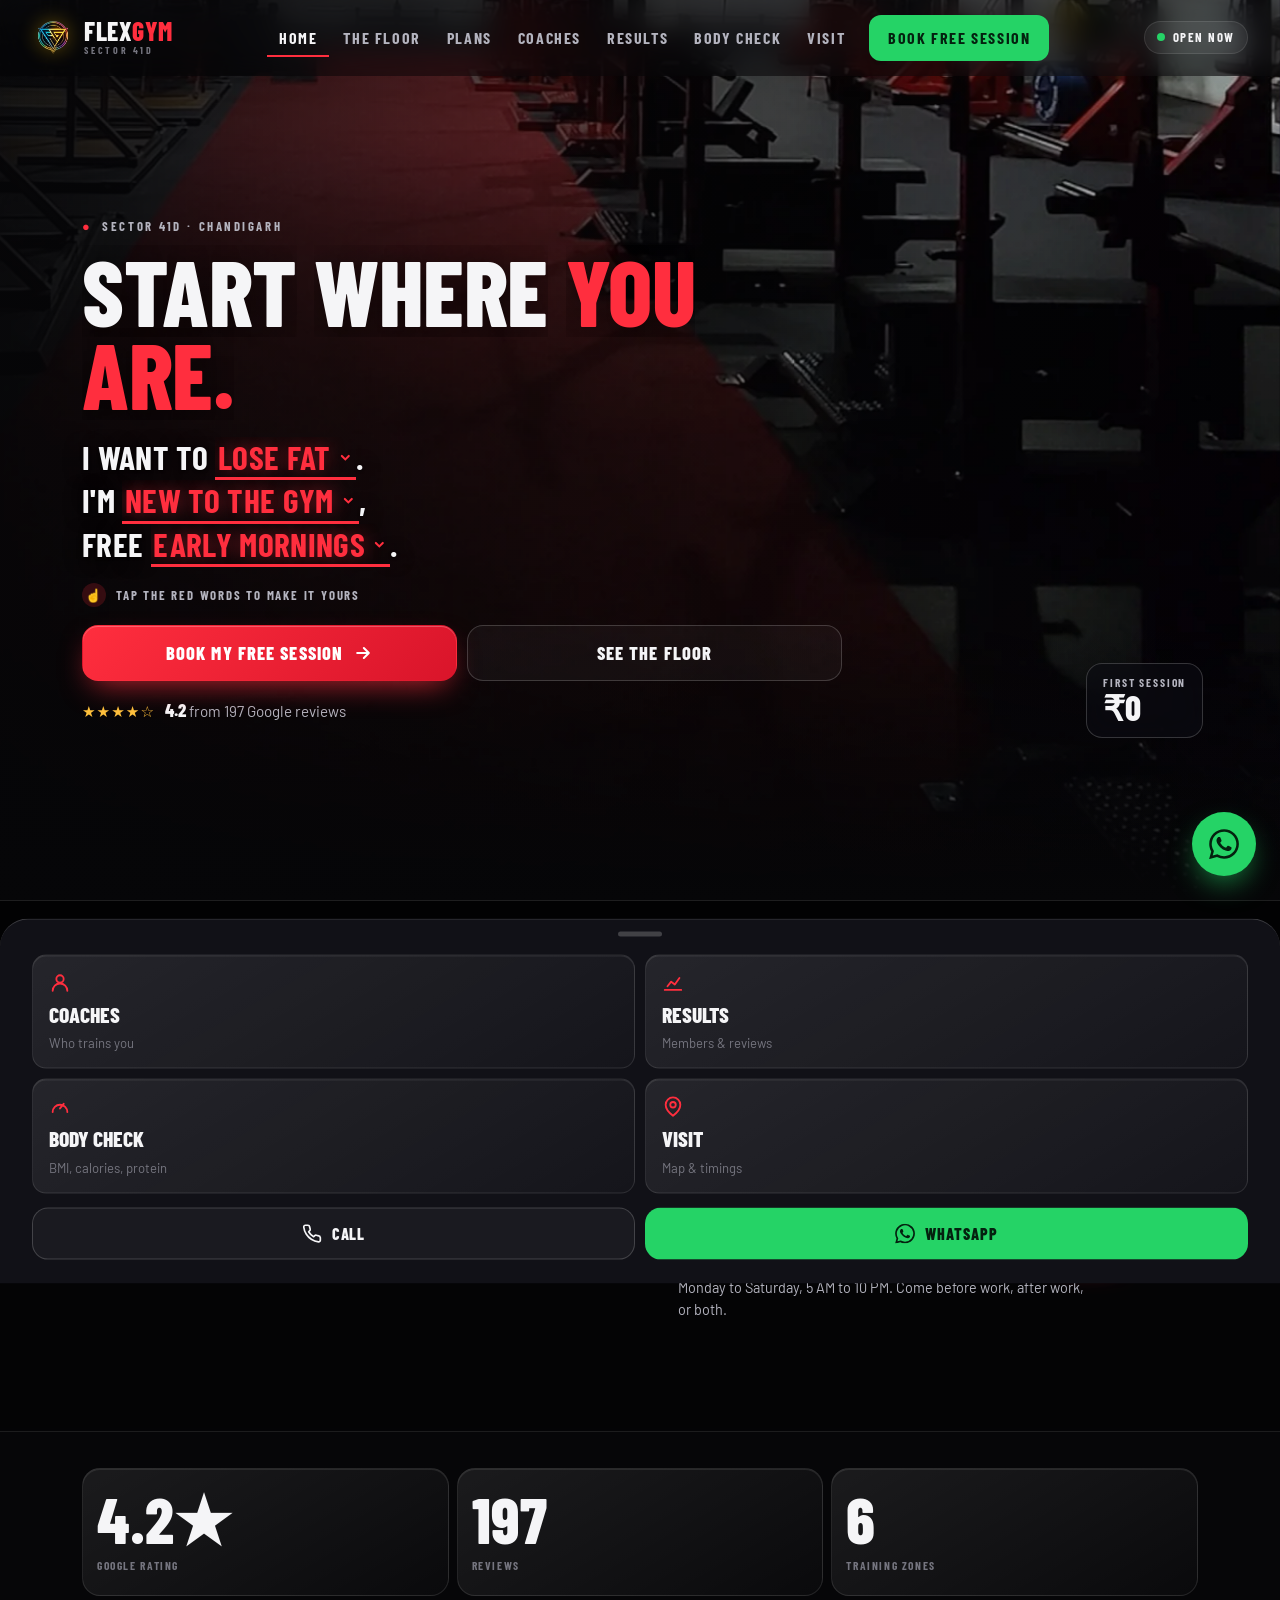
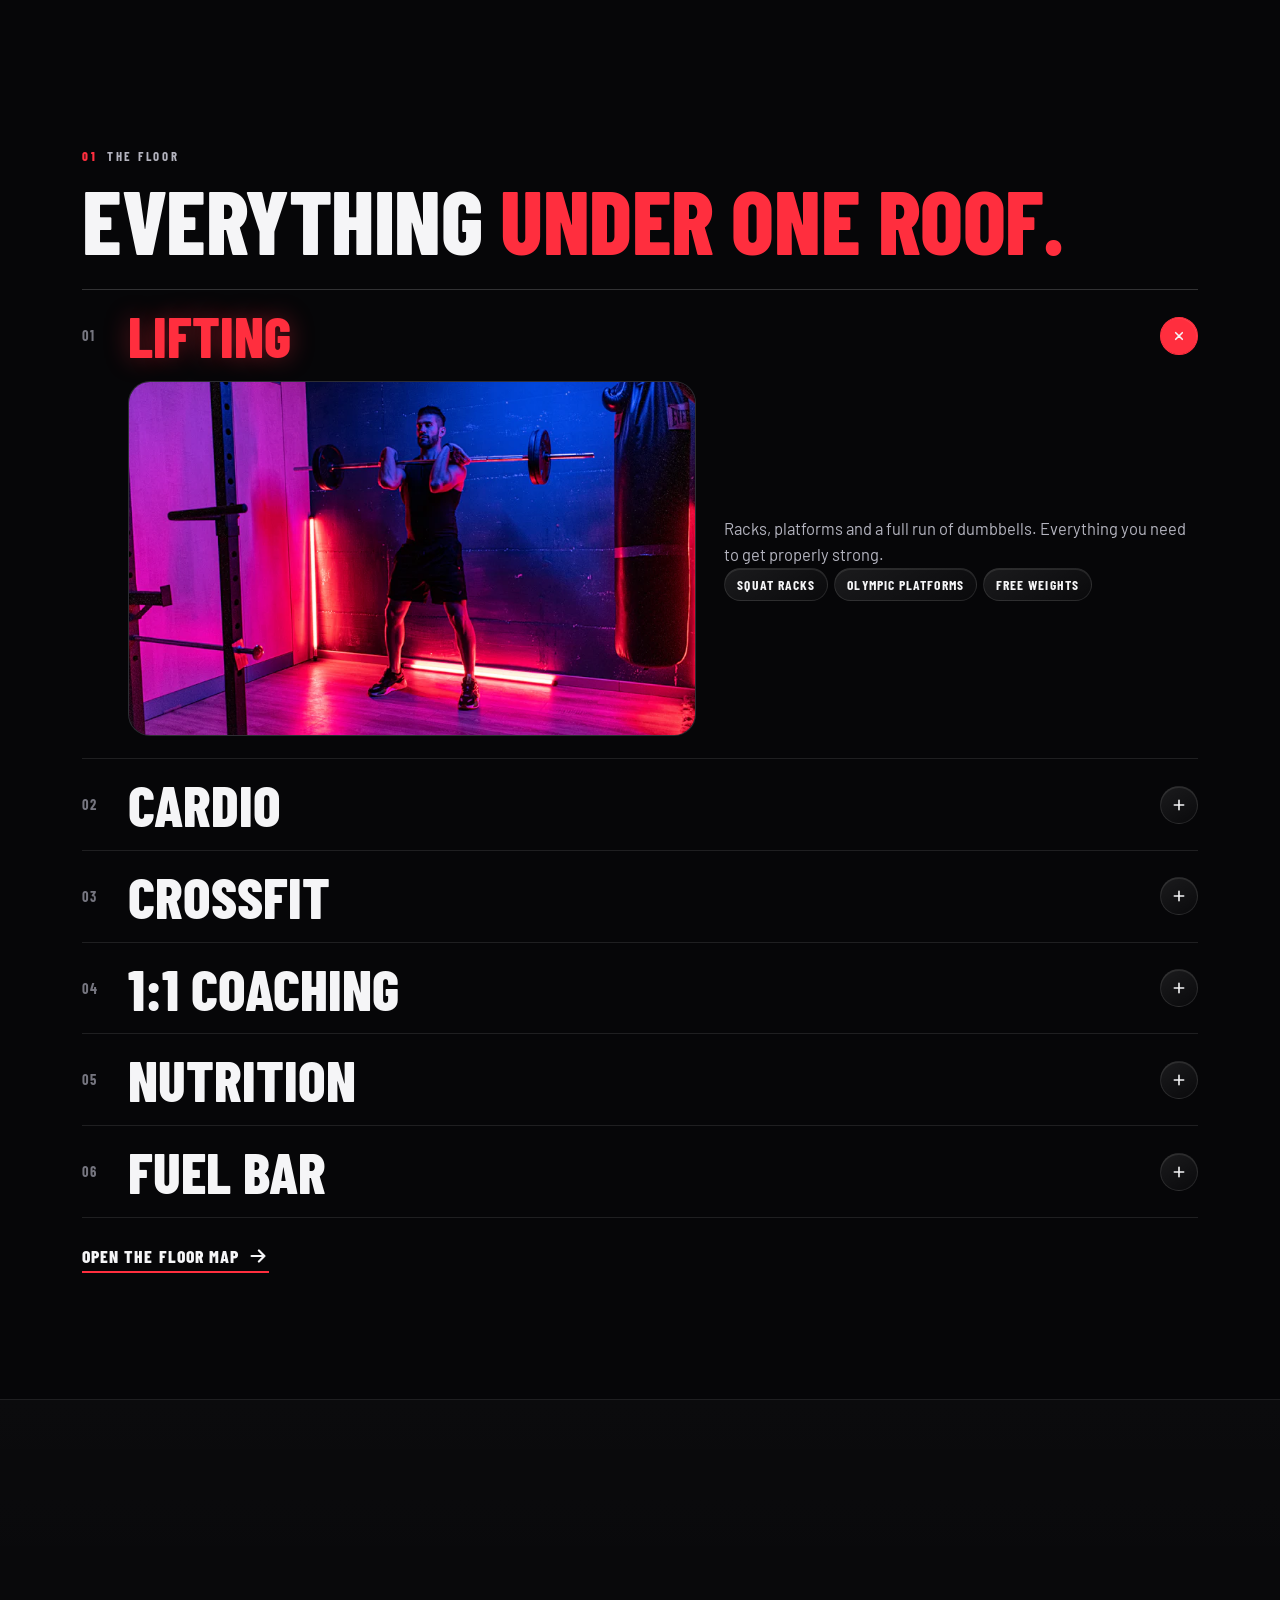
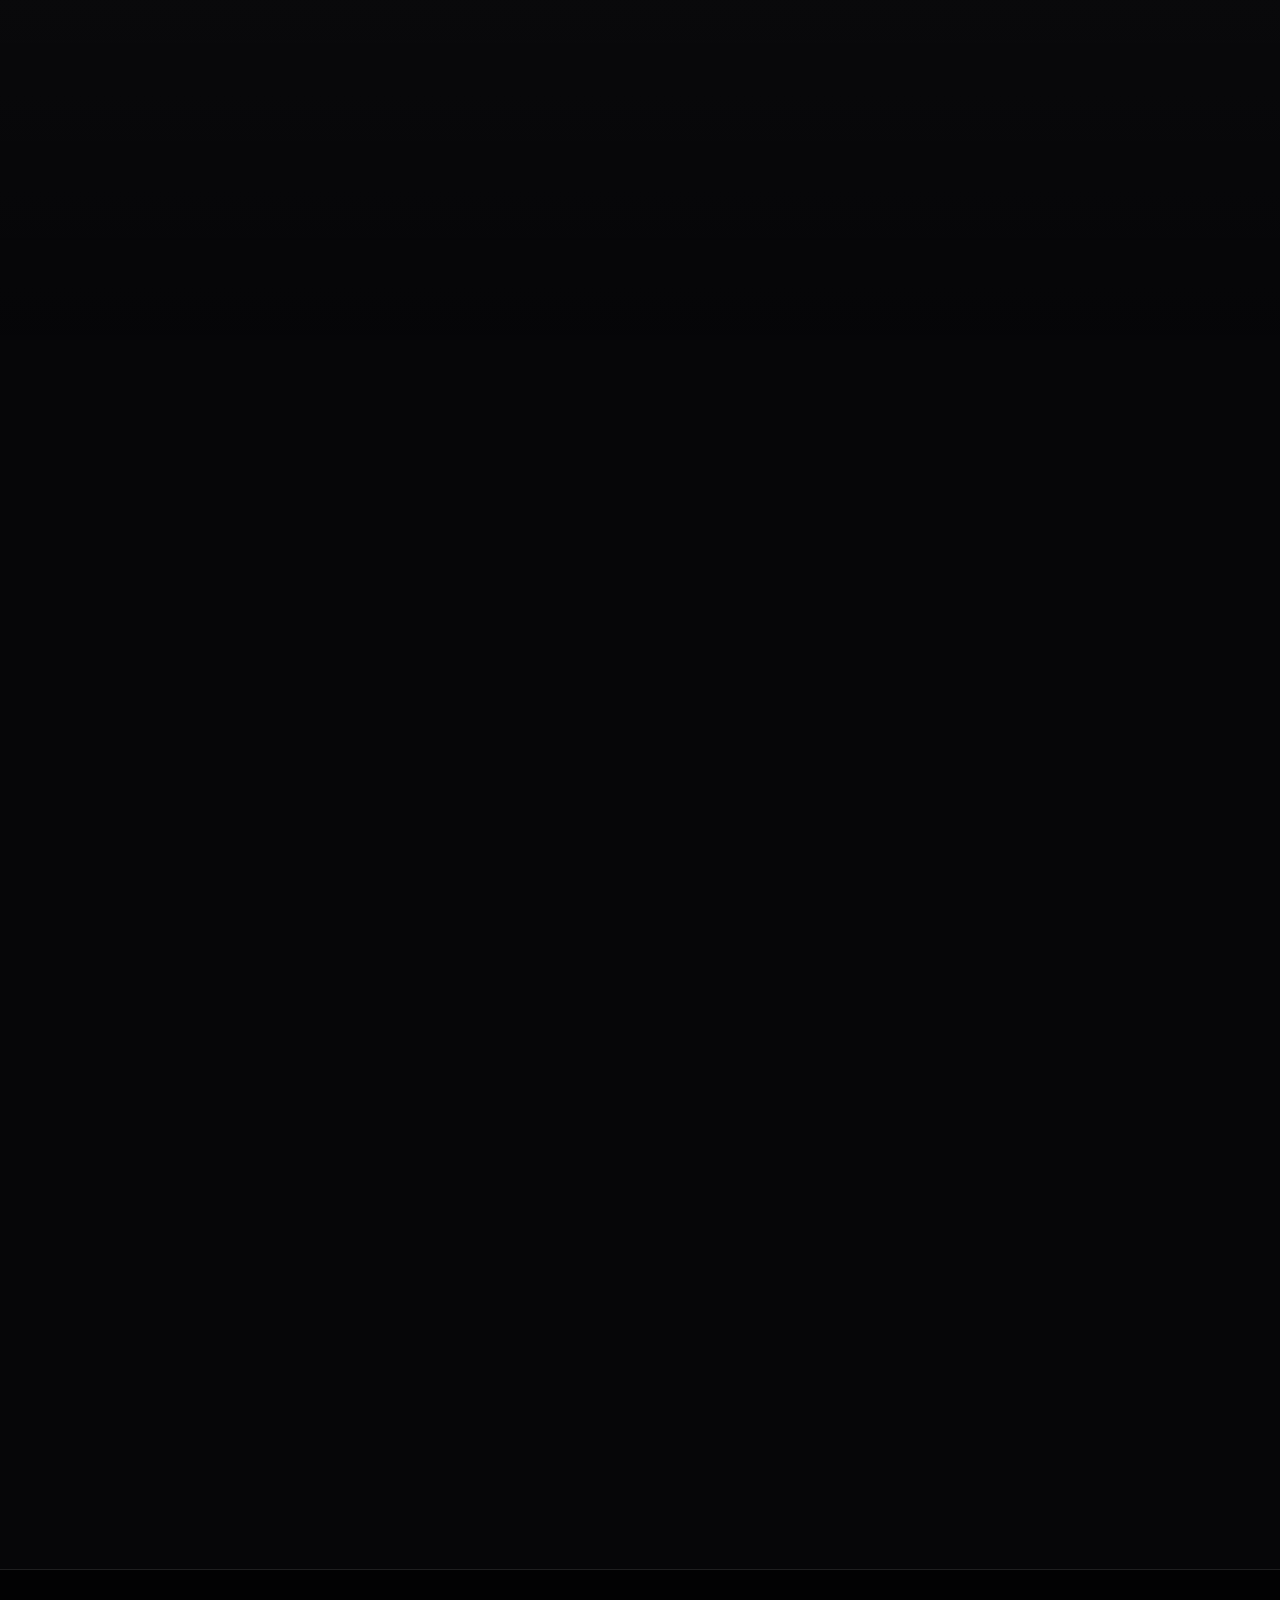
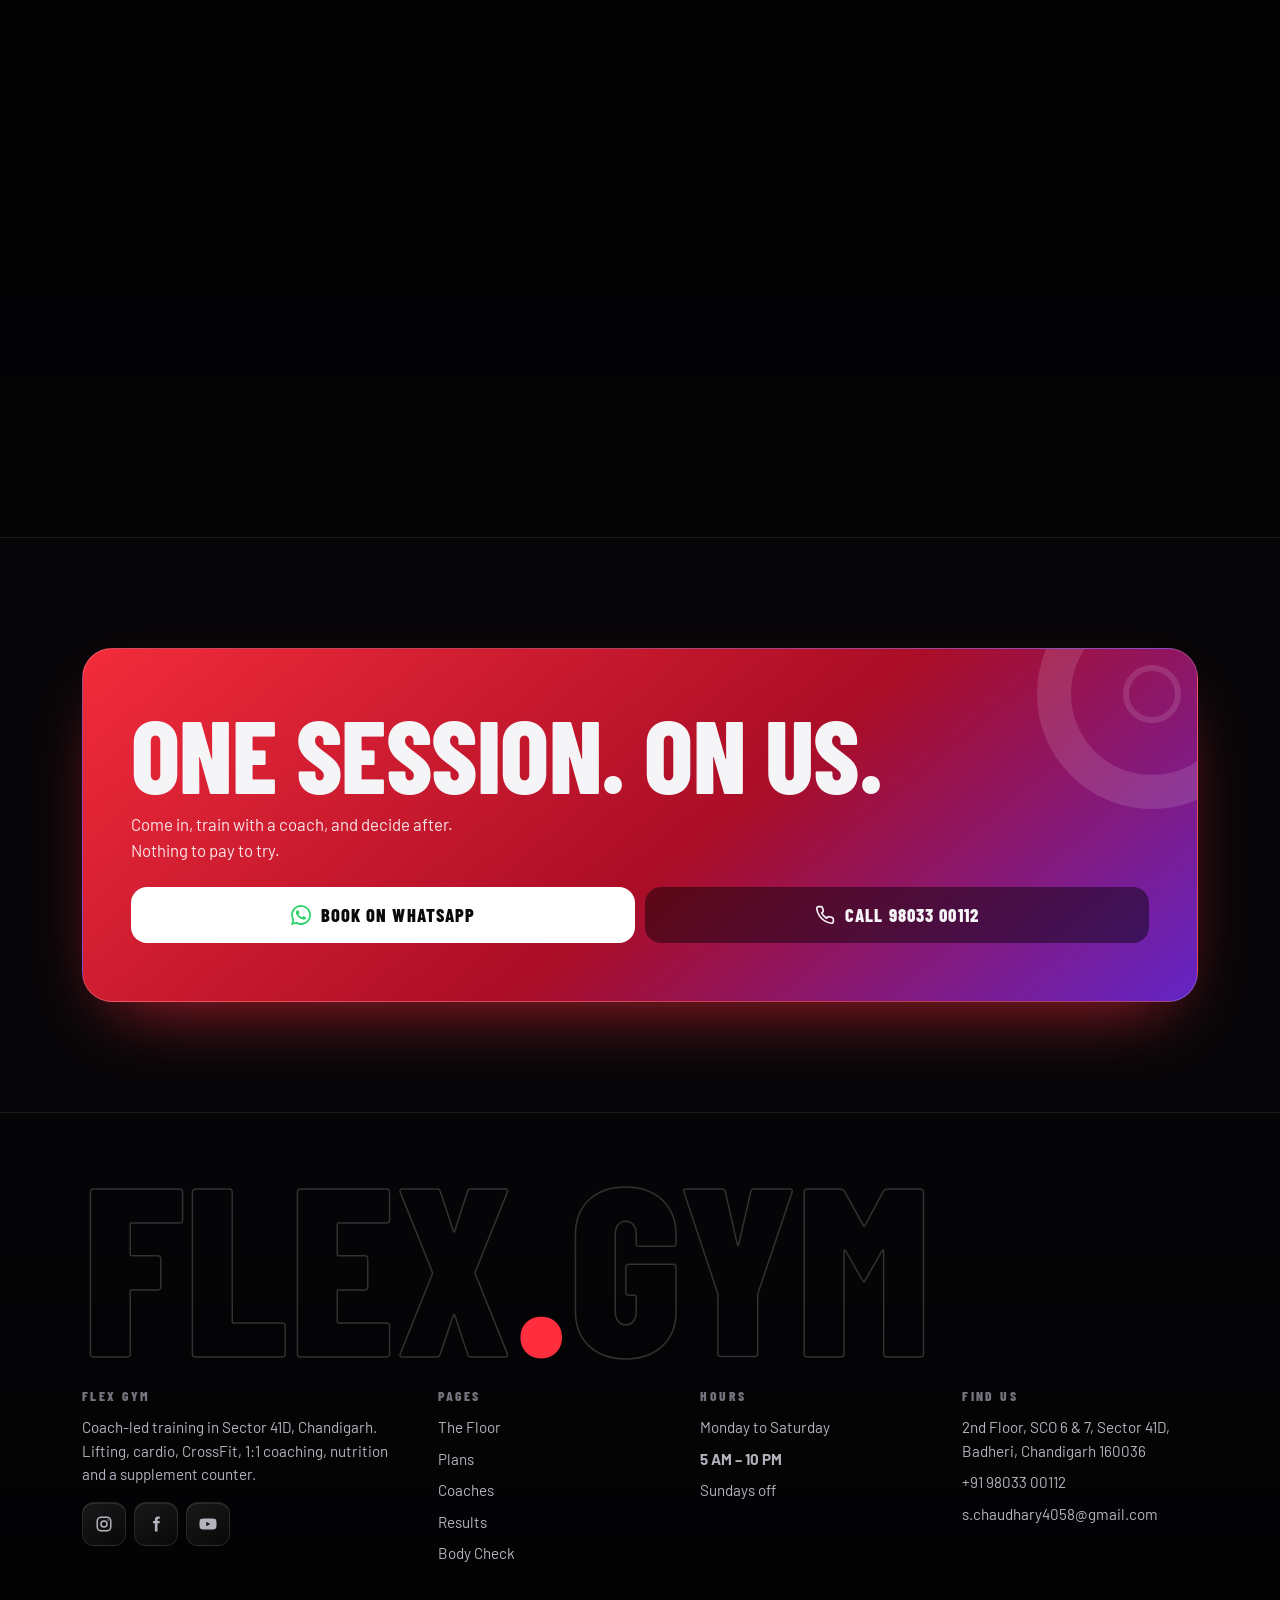
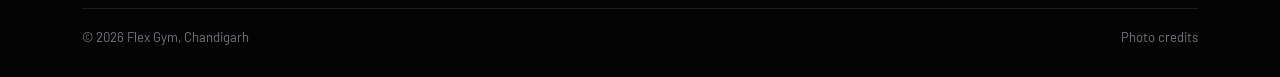
<file: index.html>
<!doctype html>
<html lang="en-IN">
<head>
<meta charset="utf-8">
<meta name="viewport" content="width=device-width, initial-scale=1, viewport-fit=cover">
<title>Flex Gym – Best Gym in Sector 41 Chandigarh | Badheri</title>
<meta name="description" content="Coach-led gym in Sector 41D, Badheri, Chandigarh. Lifting, cardio, CrossFit, 1:1 coaching and diet plans. Open Mon–Sat, 5 AM–10 PM. Book a free session on WhatsApp.">
<link rel="canonical" href="https://flexgym.in/">
<meta name="theme-color" content="#060608">
<meta property="og:type" content="website">
<meta property="og:title" content="Flex Gym – Sector 41D, Chandigarh">
<meta property="og:description" content="Start where you are. Coach-led training in Sector 41D. Your first session is free.">
<meta property="og:image" content="https://flexgym.in/assets/img/storefront-1200.webp">
<link rel="icon" href="assets/img/logo-160.webp" type="image/webp">
<link rel="preconnect" href="https://images.unsplash.com">
<link rel="preconnect" href="https://fonts.googleapis.com">
<link rel="preconnect" href="https://fonts.gstatic.com" crossorigin>
<link rel="preload" as="image" href="assets/img/hero-m.webp" media="(max-width:699px)" fetchpriority="high">
<link rel="preload" as="image" href="assets/img/hero-1400.webp" media="(min-width:700px)" fetchpriority="high">
<link rel="stylesheet" href="https://fonts.googleapis.com/css2?family=Barlow+Condensed:wght@700;800&family=Barlow:wght@400;600&display=swap">
<link rel="stylesheet" href="assets/css/style.css?v=5">
<script>(function(d){d.classList.add("js");var s,n;try{n=performance.getEntriesByType("navigation")[0];s=sessionStorage.getItem("flex-intro");sessionStorage.setItem("flex-intro","1")}catch(e){}if((!s||(n&&n.type==="reload"))&&!matchMedia("(prefers-reduced-motion: reduce)").matches)d.classList.add("intro");setTimeout(function(){if(!window.flexReady)d.classList.remove("js","intro")},3000)})(document.documentElement)</script>
<script type="application/ld+json">{"@context":"https://schema.org","@type":"ExerciseGym","name":"Flex Gym","url":"https://flexgym.in/","telephone":"+91-98033-00112","email":"s.chaudhary4058@gmail.com","address":{"@type":"PostalAddress","streetAddress":"2nd Floor, SCO 6 & 7, Sector 41D, Badheri","addressLocality":"Chandigarh","postalCode":"160036","addressCountry":"IN"},"geo":{"@type":"GeoCoordinates","latitude":30.73424,"longitude":76.73677},"openingHoursSpecification":[{"@type":"OpeningHoursSpecification","dayOfWeek":["Monday","Tuesday","Wednesday","Thursday","Friday","Saturday"],"opens":"05:00","closes":"22:00"}],"aggregateRating":{"@type":"AggregateRating","ratingValue":"4.2","reviewCount":"197"},"founder":{"@type":"Person","name":"Sagar Chaudhary"}}</script>
</head>
<body>
<!-- @sprite -->
<svg width="0" height="0" style="position:absolute" aria-hidden="true">
  <symbol id="i-wa" viewBox="0 0 24 24"><path fill="currentColor" d="M17.47 14.38c-.3-.15-1.76-.87-2.03-.97-.27-.1-.47-.15-.67.15-.2.3-.77.97-.94 1.17-.17.2-.35.22-.65.07-.3-.15-1.26-.46-2.4-1.48-.89-.79-1.49-1.77-1.66-2.07-.17-.3-.02-.46.13-.61.13-.13.3-.35.45-.52.15-.17.2-.3.3-.5.1-.2.05-.37-.02-.52-.08-.15-.67-1.62-.92-2.22-.24-.58-.49-.5-.67-.51h-.57c-.2 0-.52.07-.8.37-.27.3-1.04 1.02-1.04 2.48s1.07 2.88 1.21 3.08c.15.2 2.1 3.2 5.08 4.49.71.31 1.26.49 1.69.62.71.23 1.36.2 1.87.12.57-.09 1.76-.72 2.01-1.41.25-.7.25-1.29.17-1.41-.07-.13-.27-.2-.57-.35zM12.04 21.8a9.8 9.8 0 0 1-5-1.37l-.36-.21-3.72.98 1-3.63-.24-.37a9.82 9.82 0 1 1 8.32 4.6zM20.4 3.6A11.8 11.8 0 0 0 12.04.13C5.5.13.17 5.46.17 12c0 2.1.55 4.14 1.59 5.94L.07 24.1l6.3-1.65a11.85 11.85 0 0 0 5.67 1.44c6.55 0 11.88-5.33 11.88-11.88 0-3.17-1.24-6.16-3.52-8.41z"/></symbol>
  <symbol id="i-phone" viewBox="0 0 24 24"><path fill="none" stroke="currentColor" stroke-width="2" stroke-linecap="round" stroke-linejoin="round" d="M22 16.9v3a2 2 0 0 1-2.2 2 19.8 19.8 0 0 1-8.6-3.1 19.5 19.5 0 0 1-6-6A19.8 19.8 0 0 1 2.1 4.2 2 2 0 0 1 4.1 2h3a2 2 0 0 1 2 1.7c.1.9.4 1.8.7 2.7a2 2 0 0 1-.5 2.1L8 9.8a16 16 0 0 0 6 6l1.3-1.3a2 2 0 0 1 2.1-.4c.9.3 1.8.6 2.7.7a2 2 0 0 1 1.7 2z"/></symbol>
  <symbol id="i-mail" viewBox="0 0 24 24"><g fill="none" stroke="currentColor" stroke-width="2" stroke-linecap="round" stroke-linejoin="round"><rect x="2" y="4" width="20" height="16" rx="3"/><path d="m22 7-10 6L2 7"/></g></symbol>
  <symbol id="i-pin" viewBox="0 0 24 24"><g fill="none" stroke="currentColor" stroke-width="2" stroke-linecap="round" stroke-linejoin="round"><path d="M20 10c0 6-8 12-8 12S4 16 4 10a8 8 0 1 1 16 0z"/><circle cx="12" cy="10" r="3"/></g></symbol>
  <symbol id="i-home" viewBox="0 0 24 24"><g fill="none" stroke="currentColor" stroke-width="2" stroke-linecap="round" stroke-linejoin="round"><path d="M3 10.5 12 3l9 7.5V20a1 1 0 0 1-1 1h-5v-6H9v6H4a1 1 0 0 1-1-1z"/></g></symbol>
  <symbol id="i-floor" viewBox="0 0 24 24"><g fill="none" stroke="currentColor" stroke-width="2" stroke-linecap="round" stroke-linejoin="round"><rect x="3" y="3" width="18" height="18" rx="2"/><path d="M3 12h9V3M12 12v9M12 16h9"/></g></symbol>
  <symbol id="i-tag" viewBox="0 0 24 24"><g fill="none" stroke="currentColor" stroke-width="2" stroke-linecap="round" stroke-linejoin="round"><path d="M6.5 6.5v11M17.5 6.5v11M3 9v6M21 9v6M6.5 12h11"/></g></symbol>
  <symbol id="i-more" viewBox="0 0 24 24"><g fill="currentColor"><circle cx="5" cy="12" r="2"/><circle cx="12" cy="12" r="2"/><circle cx="19" cy="12" r="2"/></g></symbol>
  <symbol id="i-arrow" viewBox="0 0 24 24"><path fill="none" stroke="currentColor" stroke-width="2.4" stroke-linecap="round" stroke-linejoin="round" d="M5 12h14M13 6l6 6-6 6"/></symbol>
  <symbol id="i-plus" viewBox="0 0 24 24"><path fill="none" stroke="currentColor" stroke-width="2.4" stroke-linecap="round" d="M12 5v14M5 12h14"/></symbol>
  <symbol id="i-swap" viewBox="0 0 24 24"><path fill="none" stroke="currentColor" stroke-width="2.4" stroke-linecap="round" stroke-linejoin="round" d="M8 7 3 12l5 5M16 7l5 5-5 5"/></symbol>
  <symbol id="i-user" viewBox="0 0 24 24"><g fill="none" stroke="currentColor" stroke-width="2" stroke-linecap="round" stroke-linejoin="round"><circle cx="12" cy="8" r="4"/><path d="M4 21a8 8 0 0 1 16 0"/></g></symbol>
  <symbol id="i-chart" viewBox="0 0 24 24"><path fill="none" stroke="currentColor" stroke-width="2" stroke-linecap="round" stroke-linejoin="round" d="M3 20h18M6 16l4-5 4 3 5-7"/></symbol>
  <symbol id="i-gauge" viewBox="0 0 24 24"><g fill="none" stroke="currentColor" stroke-width="2" stroke-linecap="round" stroke-linejoin="round"><path d="M4 18a8 8 0 1 1 16 0"/><path d="m12 14 4-5"/></g></symbol>
  <symbol id="i-flame" viewBox="0 0 24 24"><path fill="none" stroke="currentColor" stroke-width="2" stroke-linecap="round" stroke-linejoin="round" d="M12 22c4 0 7-3 7-7 0-5-5-7-5-12-3 2-5 5-5 8-1-1-2-2-2-4-2 2-2 5-2 8 0 4 3 7 7 7z"/></symbol>
  <symbol id="i-bolt" viewBox="0 0 24 24"><path fill="none" stroke="currentColor" stroke-width="2" stroke-linecap="round" stroke-linejoin="round" d="M13 2 4 14h7l-1 8 9-12h-7z"/></symbol>
  <symbol id="i-heart" viewBox="0 0 24 24"><path fill="none" stroke="currentColor" stroke-width="2" stroke-linecap="round" stroke-linejoin="round" d="M3 12h4l2-4 3 8 2-4h7"/></symbol>
  <symbol id="i-copy" viewBox="0 0 24 24"><g fill="none" stroke="currentColor" stroke-width="2" stroke-linecap="round" stroke-linejoin="round"><rect x="9" y="9" width="12" height="12" rx="2"/><path d="M5 15V5a2 2 0 0 1 2-2h8"/></g></symbol>
  <symbol id="i-ig" viewBox="0 0 24 24"><g fill="none" stroke="currentColor" stroke-width="2"><rect x="3" y="3" width="18" height="18" rx="5"/><circle cx="12" cy="12" r="4"/><circle cx="17.5" cy="6.5" r="1" fill="currentColor" stroke="none"/></g></symbol>
  <symbol id="i-fb" viewBox="0 0 24 24"><path fill="currentColor" d="M14 8V6.5c0-.8.5-1.5 1.6-1.5H17V2h-2.6C11.6 2 10.5 3.8 10.5 6.2V8H8v3h2.5v11H14V11h2.7l.4-3z"/></symbol>
  <symbol id="i-yt" viewBox="0 0 24 24"><path fill="currentColor" d="M23 7.2a3 3 0 0 0-2.1-2.1C19 4.6 12 4.6 12 4.6s-7 0-8.9.5A3 3 0 0 0 1 7.2 31 31 0 0 0 .6 12 31 31 0 0 0 1 16.8a3 3 0 0 0 2.1 2.1c1.9.5 8.9.5 8.9.5s7 0 8.9-.5a3 3 0 0 0 2.1-2.1 31 31 0 0 0 .4-4.8 31 31 0 0 0-.4-4.8zM9.7 15.1V8.9L15 12z"/></symbol>
  <symbol id="i-mark" viewBox="0 0 24 24"><g fill="#fff"><rect x="2" y="10.5" width="20" height="3" rx="1.5"/><rect x="4.5" y="6" width="3" height="12" rx="1.5"/><rect x="16.5" y="6" width="3" height="12" rx="1.5"/></g></symbol>
</svg>
<!-- /@sprite -->
<!-- @header -->
<div class="intro-loader" aria-hidden="true">
  <div class="il-mid">
    <img class="il-logo" src="assets/img/logo-160.webp" width="160" height="129" alt="">
    <p class="il-name"><span>F</span><span>L</span><span>E</span><span>X</span><span class="sp"></span><span class="r">G</span><span class="r">Y</span><span class="r">M</span></p>
    <div class="il-bar"><span class="il-side l"><i></i><i></i><i></i></span><span class="il-grip"></span><span class="il-side r"><i></i><i></i><i></i></span></div>
  </div>
  <div class="il-foot">
    <p>Sector 41D · Chandigarh<br><span>Loading the bar</span></p>
    <b class="il-count">0<span>%</span></b>
  </div>
  <div class="il-progress"><i></i></div>
</div>
<a class="skip" href="#main">Skip to content</a>
<header class="top">
  <a class="logo" href="index.html" aria-label="Flex Gym, home">
    <img class="logo__img" src="assets/img/logo-160.webp" width="160" height="129" alt="">
    <span class="logo__word">Flex<b>Gym</b><small>Sector 41D</small></span>
  </a>
  <span class="status" data-status><i></i>Mon–Sat</span>
  <nav class="top__nav" aria-label="Main">
    <a href="index.html">Home</a>
    <a href="floor.html">The Floor</a>
    <a href="plans.html">Plans</a>
    <a href="coaches.html">Coaches</a>
    <a href="results.html">Results</a>
    <a href="check.html">Body Check</a>
    <a href="visit.html">Visit</a>
    <a class="btn" href="https://wa.me/919803300112" data-wa="Hi Flex Gym! I'd like to book a free session.">Book free session</a>
  </nav>
</header>

<nav class="tabs" aria-label="Quick menu">
  <a href="index.html"><svg class="icon"><use href="#i-home"/></svg>Home</a>
  <a href="floor.html"><svg class="icon"><use href="#i-floor"/></svg>Floor</a>
  <a class="tabs__book" href="https://wa.me/919803300112" data-wa="Hi Flex Gym! I'd like to book a free session." aria-label="Book a free session on WhatsApp"><span class="ring"><svg class="icon"><use href="#i-wa"/></svg></span>Book</a>
  <a href="plans.html"><svg class="icon"><use href="#i-tag"/></svg>Plans</a>
  <button type="button" data-sheet aria-label="More pages"><svg class="icon"><use href="#i-more"/></svg>More</button>
</nav>

<div class="scrim" aria-hidden="true"></div>
<div class="sheet" role="dialog" aria-label="All pages">
  <div class="sheet__grid">
    <a href="coaches.html"><svg class="icon"><use href="#i-user"/></svg>Coaches<small>Who trains you</small></a>
    <a href="results.html"><svg class="icon"><use href="#i-chart"/></svg>Results<small>Members &amp; reviews</small></a>
    <a href="check.html"><svg class="icon"><use href="#i-gauge"/></svg>Body Check<small>BMI, calories, protein</small></a>
    <a href="visit.html"><svg class="icon"><use href="#i-pin"/></svg>Visit<small>Map &amp; timings</small></a>
  </div>
  <div class="sheet__row">
    <a class="btn btn--line" href="tel:+919803300112" data-tel><svg class="icon"><use href="#i-phone"/></svg>Call</a>
    <a class="btn btn--wa" href="https://wa.me/919803300112" data-wa><svg class="icon"><use href="#i-wa"/></svg>WhatsApp</a>
  </div>
</div>
<!-- /@header -->

<main id="main">

  <!-- Hero: tap the red words to build your own goal -->
  <section class="hero">
    <div class="hero__bg"><picture><source media="(min-width:700px)" srcset="assets/img/hero-1400.webp" width="1400" height="933"><img src="assets/img/hero-m.webp" width="600" height="1030" alt="Dark gym floor with racks and a red runway" fetchpriority="high"></picture></div>
    <svg class="pulse" viewBox="0 0 400 70" preserveAspectRatio="none" aria-hidden="true"><path d="M0 40 H120 L135 40 L148 12 L162 62 L176 26 L186 40 H260 L272 40 L282 22 L292 52 L300 40 H400"/></svg>
    <div class="hero__chip">First session<b>₹0</b></div>
    <div class="wrap">
      <div class="hero__in">
        <p class="tag"><b>●</b> Sector 41D · Chandigarh</p>
        <h1 class="h1 split">Start where <span class="r">you are.</span></h1>
        <div class="builder">
          <p>I want to <button type="button" class="pick" data-key="goal" data-opts="lose fat|build muscle|get stronger|feel fitter"><span>lose fat</span><svg viewBox="0 0 24 24"><path fill="none" stroke="currentColor" stroke-width="3" stroke-linecap="round" d="M7 10l5 5 5-5"/></svg></button>.</p>
          <p>I'm <button type="button" class="pick" data-key="level" data-opts="new to the gym|getting back into it|already lifting"><span>new to the gym</span><svg viewBox="0 0 24 24"><path fill="none" stroke="currentColor" stroke-width="3" stroke-linecap="round" d="M7 10l5 5 5-5"/></svg></button>,</p>
          <p>free <button type="button" class="pick" data-key="time" data-opts="early mornings|in the afternoon|after work"><span>early mornings</span><svg viewBox="0 0 24 24"><path fill="none" stroke="currentColor" stroke-width="3" stroke-linecap="round" d="M7 10l5 5 5-5"/></svg></button>.</p>
        </div>
        <p class="hint"><i>☝</i> Tap the red words to make it yours</p>
        <div class="btns">
          <a class="btn btn--red" id="heroCta" href="https://wa.me/919803300112" target="_blank" rel="noopener">Book my free session <svg class="icon arr"><use href="#i-arrow"/></svg></a>
          <a class="btn btn--line" href="floor.html">See the floor</a>
        </div>
        <a class="proof" href="https://www.google.com/maps/search/?api=1&amp;query=Flex+Gym+Sector+41D+Badheri+Chandigarh" target="_blank" rel="noopener"><span class="stars">★★★★☆</span><span><b>4.2</b> from 197 Google reviews</span></a>
      </div>
    </div>
  </section>

  <!-- Live doors countdown -->
  <section class="sec sec--ink">
    <div class="wrap doors">
      <div>
        <p class="tag" data-clock-label>Doors close in</p>
        <p class="doors__clock" data-clock aria-live="off">00<span>:</span>00<span>:</span>00</p>
      </div>
      <div>
        <div class="week" aria-label="Opening days">
          <div data-day="1">Mon<small>5–10</small></div>
          <div data-day="2">Tue<small>5–10</small></div>
          <div data-day="3">Wed<small>5–10</small></div>
          <div data-day="4">Thu<small>5–10</small></div>
          <div data-day="5">Fri<small>5–10</small></div>
          <div data-day="6">Sat<small>5–10</small></div>
          <div class="off" data-day="0">Sun<small>off</small></div>
        </div>
        <p class="lead small" style="margin:14px 0 0">Monday to Saturday, 5 AM to 10 PM. Come before work, after work, or both.</p>
      </div>
    </div>
  </section>

  <section class="sec--tight">
    <div class="wrap">
      <div class="nums">
        <div class="rv"><b><span data-count="4.2" data-dec="1">4.2</span>★</b><span>Google rating</span></div>
        <div class="rv" data-d="1"><b data-count="197">197</b><span>Reviews</span></div>
        <div class="rv" data-d="2"><b data-count="6">6</b><span>Training zones</span></div>
      </div>
    </div>
  </section>

  <!-- Zones -->
  <section class="sec cv">
    <div class="wrap">
      <div class="head">
        <p class="tag"><b>01</b> The floor</p>
        <h2 class="h2 split">Everything <span class="r">under one roof.</span></h2>
      </div>
      <div class="rows">
        <details class="row" open>
          <summary><span class="row__n">01</span><span class="row__t">Lifting</span><span class="row__x"><svg><use href="#i-plus"/></svg></span></summary>
          <div class="row__body">
            <div class="ph"><img src="assets/img/lift-800.webp" width="800" height="533" alt="Lifter holding a barbell in the front rack under neon light" loading="lazy" decoding="async"></div>
            <div><p>Racks, platforms and a full run of dumbbells. Everything you need to get properly strong.</p><div class="chips"><span>Squat racks</span><span>Olympic platforms</span><span>Free weights</span></div></div>
          </div>
        </details>
        <details class="row">
          <summary><span class="row__n">02</span><span class="row__t">Cardio</span><span class="row__x"><svg><use href="#i-plus"/></svg></span></summary>
          <div class="row__body">
            <div class="ph"><img src="https://images.unsplash.com/photo-1598289431512-b97b0917affc?auto=format&fit=crop&q=60&w=800" width="800" height="500" alt="Row of exercise bikes" loading="lazy" decoding="async"></div>
            <div><p>Machines that track your time, distance and burn, so every session has a number to beat.</p><div class="chips"><span>Treadmills</span><span>Ellipticals</span><span>Bikes</span></div></div>
          </div>
        </details>
        <details class="row">
          <summary><span class="row__n">03</span><span class="row__t">CrossFit</span><span class="row__x"><svg><use href="#i-plus"/></svg></span></summary>
          <div class="row__body">
            <div class="ph"><img src="https://images.unsplash.com/photo-1599058917212-d750089bc07e?auto=format&fit=crop&q=60&w=800" width="800" height="500" alt="Athlete swinging battle ropes" loading="lazy" decoding="async"></div>
            <div><p>Short, hard circuits. Ropes, boxes, sleds and bells. Done in 30 minutes, felt for two days.</p><div class="chips"><span>Battle ropes</span><span>Plyo boxes</span><span>Sleds</span><span>Kettlebells</span></div></div>
          </div>
        </details>
        <details class="row">
          <summary><span class="row__n">04</span><span class="row__t">1:1 Coaching</span><span class="row__x"><svg><use href="#i-plus"/></svg></span></summary>
          <div class="row__body">
            <div class="ph"><img src="https://images.unsplash.com/photo-1571019614242-c5c5dee9f50b?auto=format&fit=crop&q=60&w=800" width="800" height="500" alt="Coach guiding a member" loading="lazy" decoding="async"></div>
            <div><p>A coach next to you for every set. Technique first, then the weight goes up.</p><div class="chips"><span>Form checks</span><span>Custom plan</span><span>Monthly retest</span></div></div>
          </div>
        </details>
        <details class="row">
          <summary><span class="row__n">05</span><span class="row__t">Nutrition</span><span class="row__x"><svg><use href="#i-plus"/></svg></span></summary>
          <div class="row__body">
            <div class="ph"><img src="https://images.unsplash.com/photo-1490645935967-10de6ba17061?auto=format&fit=crop&q=60&w=800" width="800" height="500" alt="Balanced meal in a bowl" loading="lazy" decoding="async"></div>
            <div><p>A food plan written for you, using the dal, roti and sabzi you already eat.</p><div class="chips"><span>Veg &amp; non-veg</span><span>Calorie target</span><span>Protein target</span></div></div>
          </div>
        </details>
        <details class="row">
          <summary><span class="row__n">06</span><span class="row__t">Fuel bar</span><span class="row__x"><svg><use href="#i-plus"/></svg></span></summary>
          <div class="row__body">
            <div class="ph"><img src="https://images.unsplash.com/photo-1583454110551-21f2fa2afe61?auto=format&fit=crop&q=60&w=800" width="800" height="500" alt="Hand gripping a dumbbell" loading="lazy" decoding="async"></div>
            <div><p>Supplements at the counter, plus honest advice on whether you need them at all.</p><div class="chips"><span>Whey</span><span>Pre-workout</span><span>BCAA</span></div></div>
          </div>
        </details>
      </div>
      <p style="margin-top:26px"><a class="link" href="floor.html">Open the floor map <svg class="icon"><use href="#i-arrow"/></svg></a></p>
    </div>
  </section>

  <!-- First month -->
  <section class="sec sec--white cv">
    <div class="wrap two two--mid">
      <div>
        <p class="tag"><b>02</b> Beginners</p>
        <h2 class="h2 split">Never trained? <span class="r">Good.</span></h2>
        <p class="lead" style="margin-top:14px">You won't be left to figure it out. Your first four weeks are planned week by week, and they're free with every membership.</p>
      </div>
      <div class="month rv">
        <div class="month__weeks" role="group" aria-label="Choose a week">
          <button type="button" aria-pressed="true" data-t="Learn the moves" data-d="A coach walks you through six basic movements, checks how you move, and notes your goal and starting numbers.">Week 1</button>
          <button type="button" aria-pressed="false" data-t="Get the form right" data-d="Same movements, a little more weight. Your coach watches every rep until it looks right and feels easy.">Week 2</button>
          <button type="button" aria-pressed="false" data-t="Your own plan" data-d="You get a written training plan and a food plan that fit your goal and your daily routine.">Week 3</button>
          <button type="button" aria-pressed="false" data-t="See the change" data-d="Retest your numbers, take progress photos, and set the target for month two.">Week 4</button>
        </div>
        <div class="month__bar"><i></i></div>
        <div class="month__card">
          <h3>Learn the moves</h3>
          <p>A coach walks you through six basic movements, checks how you move, and notes your goal and starting numbers.</p>
        </div>
      </div>
    </div>
  </section>

  <!-- Coach -->
  <section class="sec cv">
    <div class="wrap coach">
      <div class="ph rv">
        <img src="assets/img/sagar-700.webp" srcset="assets/img/sagar-700.webp 700w, assets/img/sagar-1100.webp 1100w" sizes="(min-width:960px) 50vw, 100vw" width="700" height="525" alt="Sagar Chaudhary with his bodybuilding trophies" loading="lazy" decoding="async">
        <span class="ph__label real">Coach Sagar</span>
      </div>
      <div class="rv" data-d="1">
        <p class="tag"><b>03</b> Your coach</p>
        <h2>Sagar is on the floor. <span style="color:var(--red)">Not in an office.</span></h2>
        <p class="lead">The owner coaches members himself. He'll fix your form, adjust your plan and push you through the last set. Ask him anything.</p>
        <p style="margin-top:22px"><a class="link" href="coaches.html">Meet the coaches <svg class="icon"><use href="#i-arrow"/></svg></a></p>
      </div>
    </div>
  </section>

  <!-- Outdoor sessions -->
  <section class="sec--tight cv">
    <div class="wrap">
      <div class="outdoor rv">
        <img src="assets/img/outdoor-700.webp" srcset="assets/img/outdoor-700.webp 700w, assets/img/outdoor-1200.webp 1200w" sizes="100vw" width="700" height="340" alt="Flex Gym members doing cone drills outdoors with a coach" loading="lazy" decoding="async">
        <div class="outdoor__in">
          <p class="tag"><b>●</b> Outside the walls</p>
          <h2>We take it <span style="color:var(--red)">outside.</span></h2>
          <p>Group drills, sprints and conditioning in the open air, run by our coaches. Ask us when the next one is.</p>
        </div>
      </div>
    </div>
  </section>

  <!-- Reviews -->
  <section class="sec sec--ink cv">
    <div class="wrap">
      <p class="tag"><b>04</b> On Google</p>
      <!-- TODO: swap for verbatim Google reviews with reviewer names (and permission) -->
      <div class="quote" aria-live="polite">
        <blockquote class="on"><p>The machines are spotless and everything actually works.</p><footer>Google review highlight · Equipment</footer></blockquote>
        <blockquote><p>You walk in and people say hello. It's that kind of place.</p><footer>Google review highlight · Atmosphere</footer></blockquote>
        <blockquote><p>Sagar sir trains with you and keeps correcting you till it's right.</p><footer>Google review highlight · Coaching</footer></blockquote>
        <blockquote><p>First gym I've joined where I didn't feel lost on day one.</p><footer>Google review highlight · Beginners</footer></blockquote>
      </div>
      <div class="dots" role="group" aria-label="Choose a review">
        <button type="button" aria-label="Review 1" aria-pressed="true"></button>
        <button type="button" aria-label="Review 2" aria-pressed="false"></button>
        <button type="button" aria-label="Review 3" aria-pressed="false"></button>
        <button type="button" aria-label="Review 4" aria-pressed="false"></button>
      </div>
      <a class="g-link" href="https://www.google.com/maps/search/?api=1&amp;query=Flex+Gym+Sector+41D+Badheri+Chandigarh" target="_blank" rel="noopener">Read all 197 reviews <svg class="icon"><use href="#i-arrow"/></svg></a>
    </div>
  </section>

  <section class="sec">
    <div class="wrap">
      <div class="call rv">
        <span class="plate" aria-hidden="true"></span>
        <h2>One session. On us.</h2>
        <p>Come in, train with a coach, and decide after. Nothing to pay to try.</p>
        <div class="btns">
          <a class="btn btn--white" href="https://wa.me/919803300112" data-wa="Hi Flex Gym! I'd like to book my free session."><svg class="icon" style="color:var(--wa)"><use href="#i-wa"/></svg>Book on WhatsApp</a>
          <a class="btn" href="tel:+919803300112" data-tel><svg class="icon"><use href="#i-phone"/></svg>Call 98033 00112</a>
        </div>
      </div>
    </div>
  </section>

</main>

<!-- @footer -->
<footer class="foot">
  <div class="wrap">
    <p class="foot__big" aria-hidden="true">Flex<span>.</span>Gym</p>
    <div class="foot__grid">
      <div>
        <h4>Flex Gym</h4>
        <p>Coach-led training in Sector 41D, Chandigarh. Lifting, cardio, CrossFit, 1:1 coaching, nutrition and a supplement counter.</p>
        <!-- TODO: add Flex Gym's real social links -->
        <div class="social">
          <a href="#" aria-label="Instagram"><svg class="icon"><use href="#i-ig"/></svg></a>
          <a href="#" aria-label="Facebook"><svg class="icon"><use href="#i-fb"/></svg></a>
          <a href="#" aria-label="YouTube"><svg class="icon"><use href="#i-yt"/></svg></a>
        </div>
      </div>
      <div>
        <h4>Pages</h4>
        <ul>
          <li><a href="floor.html">The Floor</a></li>
          <li><a href="plans.html">Plans</a></li>
          <li><a href="coaches.html">Coaches</a></li>
          <li><a href="results.html">Results</a></li>
          <li><a href="check.html">Body Check</a></li>
        </ul>
      </div>
      <div>
        <h4>Hours</h4>
        <ul>
          <li>Monday to Saturday</li>
          <li><b>5 AM – 10 PM</b></li>
          <li>Sundays off</li>
        </ul>
      </div>
      <div>
        <h4>Find us</h4>
        <ul>
          <li><a href="visit.html">2nd Floor, SCO 6 &amp; 7, Sector 41D, Badheri, Chandigarh 160036</a></li>
          <li><a href="tel:+919803300112" data-tel>+91 98033 00112</a></li>
          <li><a href="mailto:s.chaudhary4058@gmail.com" data-mail>s.chaudhary4058@gmail.com</a></li>
        </ul>
      </div>
    </div>
    <div class="foot__base"><span>© <span data-year>2026</span> Flex Gym, Chandigarh</span><a href="credits.html">Photo credits</a></div>
  </div>
</footer>
<a class="wa-bubble" href="https://wa.me/919803300112" data-wa aria-label="Chat with Flex Gym on WhatsApp"><svg class="icon"><use href="#i-wa"/></svg></a>
<!-- /@footer -->
<script src="assets/js/main.js?v=5" defer></script>
</body>
</html>
</file>
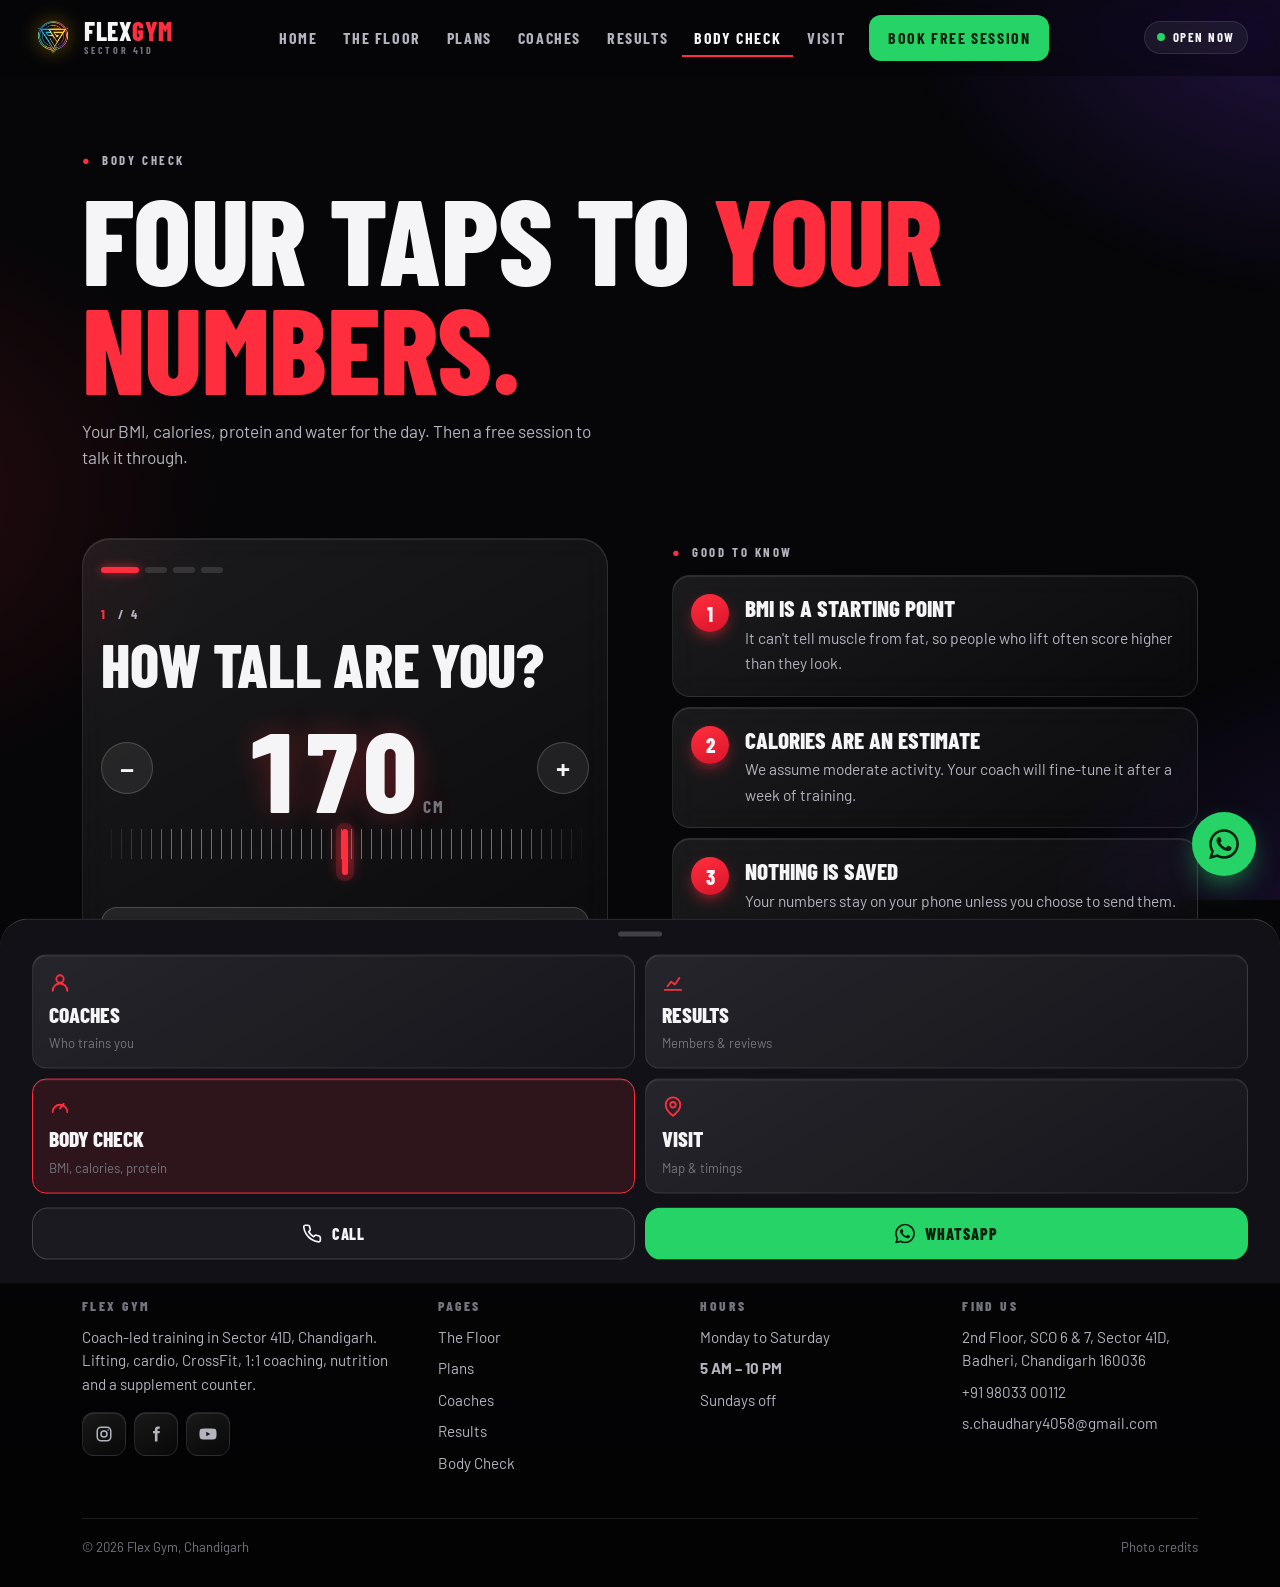
<file: check.html>
<!doctype html>
<html lang="en-IN">
<head>
<meta charset="utf-8">
<meta name="viewport" content="width=device-width, initial-scale=1, viewport-fit=cover">
<title>Body Check – Free BMI &amp; Calorie Calculator | Flex Gym Chandigarh</title>
<meta name="description" content="Four taps to your BMI, daily calories, protein and water target. Then book a free session at Flex Gym, Sector 41D Chandigarh, to go through it with a coach.">
<link rel="canonical" href="https://flexgym.in/check.html">
<meta name="theme-color" content="#060608">
<link rel="icon" href="assets/img/logo-160.webp" type="image/webp">
<link rel="preconnect" href="https://fonts.googleapis.com">
<link rel="preconnect" href="https://fonts.gstatic.com" crossorigin>
<link rel="stylesheet" href="https://fonts.googleapis.com/css2?family=Barlow+Condensed:wght@700;800&family=Barlow:wght@400;600&display=swap">
<link rel="stylesheet" href="assets/css/style.css?v=5">
<script>(function(d){d.classList.add("js");var s,n;try{n=performance.getEntriesByType("navigation")[0];s=sessionStorage.getItem("flex-intro");sessionStorage.setItem("flex-intro","1")}catch(e){}if((!s||(n&&n.type==="reload"))&&!matchMedia("(prefers-reduced-motion: reduce)").matches)d.classList.add("intro");setTimeout(function(){if(!window.flexReady)d.classList.remove("js","intro")},3000)})(document.documentElement)</script>
</head>
<body>
<!-- @sprite -->
<svg width="0" height="0" style="position:absolute" aria-hidden="true">
  <symbol id="i-wa" viewBox="0 0 24 24"><path fill="currentColor" d="M17.47 14.38c-.3-.15-1.76-.87-2.03-.97-.27-.1-.47-.15-.67.15-.2.3-.77.97-.94 1.17-.17.2-.35.22-.65.07-.3-.15-1.26-.46-2.4-1.48-.89-.79-1.49-1.77-1.66-2.07-.17-.3-.02-.46.13-.61.13-.13.3-.35.45-.52.15-.17.2-.3.3-.5.1-.2.05-.37-.02-.52-.08-.15-.67-1.62-.92-2.22-.24-.58-.49-.5-.67-.51h-.57c-.2 0-.52.07-.8.37-.27.3-1.04 1.02-1.04 2.48s1.07 2.88 1.21 3.08c.15.2 2.1 3.2 5.08 4.49.71.31 1.26.49 1.69.62.71.23 1.36.2 1.87.12.57-.09 1.76-.72 2.01-1.41.25-.7.25-1.29.17-1.41-.07-.13-.27-.2-.57-.35zM12.04 21.8a9.8 9.8 0 0 1-5-1.37l-.36-.21-3.72.98 1-3.63-.24-.37a9.82 9.82 0 1 1 8.32 4.6zM20.4 3.6A11.8 11.8 0 0 0 12.04.13C5.5.13.17 5.46.17 12c0 2.1.55 4.14 1.59 5.94L.07 24.1l6.3-1.65a11.85 11.85 0 0 0 5.67 1.44c6.55 0 11.88-5.33 11.88-11.88 0-3.17-1.24-6.16-3.52-8.41z"/></symbol>
  <symbol id="i-phone" viewBox="0 0 24 24"><path fill="none" stroke="currentColor" stroke-width="2" stroke-linecap="round" stroke-linejoin="round" d="M22 16.9v3a2 2 0 0 1-2.2 2 19.8 19.8 0 0 1-8.6-3.1 19.5 19.5 0 0 1-6-6A19.8 19.8 0 0 1 2.1 4.2 2 2 0 0 1 4.1 2h3a2 2 0 0 1 2 1.7c.1.9.4 1.8.7 2.7a2 2 0 0 1-.5 2.1L8 9.8a16 16 0 0 0 6 6l1.3-1.3a2 2 0 0 1 2.1-.4c.9.3 1.8.6 2.7.7a2 2 0 0 1 1.7 2z"/></symbol>
  <symbol id="i-mail" viewBox="0 0 24 24"><g fill="none" stroke="currentColor" stroke-width="2" stroke-linecap="round" stroke-linejoin="round"><rect x="2" y="4" width="20" height="16" rx="3"/><path d="m22 7-10 6L2 7"/></g></symbol>
  <symbol id="i-pin" viewBox="0 0 24 24"><g fill="none" stroke="currentColor" stroke-width="2" stroke-linecap="round" stroke-linejoin="round"><path d="M20 10c0 6-8 12-8 12S4 16 4 10a8 8 0 1 1 16 0z"/><circle cx="12" cy="10" r="3"/></g></symbol>
  <symbol id="i-home" viewBox="0 0 24 24"><g fill="none" stroke="currentColor" stroke-width="2" stroke-linecap="round" stroke-linejoin="round"><path d="M3 10.5 12 3l9 7.5V20a1 1 0 0 1-1 1h-5v-6H9v6H4a1 1 0 0 1-1-1z"/></g></symbol>
  <symbol id="i-floor" viewBox="0 0 24 24"><g fill="none" stroke="currentColor" stroke-width="2" stroke-linecap="round" stroke-linejoin="round"><rect x="3" y="3" width="18" height="18" rx="2"/><path d="M3 12h9V3M12 12v9M12 16h9"/></g></symbol>
  <symbol id="i-tag" viewBox="0 0 24 24"><g fill="none" stroke="currentColor" stroke-width="2" stroke-linecap="round" stroke-linejoin="round"><path d="M6.5 6.5v11M17.5 6.5v11M3 9v6M21 9v6M6.5 12h11"/></g></symbol>
  <symbol id="i-more" viewBox="0 0 24 24"><g fill="currentColor"><circle cx="5" cy="12" r="2"/><circle cx="12" cy="12" r="2"/><circle cx="19" cy="12" r="2"/></g></symbol>
  <symbol id="i-arrow" viewBox="0 0 24 24"><path fill="none" stroke="currentColor" stroke-width="2.4" stroke-linecap="round" stroke-linejoin="round" d="M5 12h14M13 6l6 6-6 6"/></symbol>
  <symbol id="i-plus" viewBox="0 0 24 24"><path fill="none" stroke="currentColor" stroke-width="2.4" stroke-linecap="round" d="M12 5v14M5 12h14"/></symbol>
  <symbol id="i-swap" viewBox="0 0 24 24"><path fill="none" stroke="currentColor" stroke-width="2.4" stroke-linecap="round" stroke-linejoin="round" d="M8 7 3 12l5 5M16 7l5 5-5 5"/></symbol>
  <symbol id="i-user" viewBox="0 0 24 24"><g fill="none" stroke="currentColor" stroke-width="2" stroke-linecap="round" stroke-linejoin="round"><circle cx="12" cy="8" r="4"/><path d="M4 21a8 8 0 0 1 16 0"/></g></symbol>
  <symbol id="i-chart" viewBox="0 0 24 24"><path fill="none" stroke="currentColor" stroke-width="2" stroke-linecap="round" stroke-linejoin="round" d="M3 20h18M6 16l4-5 4 3 5-7"/></symbol>
  <symbol id="i-gauge" viewBox="0 0 24 24"><g fill="none" stroke="currentColor" stroke-width="2" stroke-linecap="round" stroke-linejoin="round"><path d="M4 18a8 8 0 1 1 16 0"/><path d="m12 14 4-5"/></g></symbol>
  <symbol id="i-flame" viewBox="0 0 24 24"><path fill="none" stroke="currentColor" stroke-width="2" stroke-linecap="round" stroke-linejoin="round" d="M12 22c4 0 7-3 7-7 0-5-5-7-5-12-3 2-5 5-5 8-1-1-2-2-2-4-2 2-2 5-2 8 0 4 3 7 7 7z"/></symbol>
  <symbol id="i-bolt" viewBox="0 0 24 24"><path fill="none" stroke="currentColor" stroke-width="2" stroke-linecap="round" stroke-linejoin="round" d="M13 2 4 14h7l-1 8 9-12h-7z"/></symbol>
  <symbol id="i-heart" viewBox="0 0 24 24"><path fill="none" stroke="currentColor" stroke-width="2" stroke-linecap="round" stroke-linejoin="round" d="M3 12h4l2-4 3 8 2-4h7"/></symbol>
  <symbol id="i-copy" viewBox="0 0 24 24"><g fill="none" stroke="currentColor" stroke-width="2" stroke-linecap="round" stroke-linejoin="round"><rect x="9" y="9" width="12" height="12" rx="2"/><path d="M5 15V5a2 2 0 0 1 2-2h8"/></g></symbol>
  <symbol id="i-ig" viewBox="0 0 24 24"><g fill="none" stroke="currentColor" stroke-width="2"><rect x="3" y="3" width="18" height="18" rx="5"/><circle cx="12" cy="12" r="4"/><circle cx="17.5" cy="6.5" r="1" fill="currentColor" stroke="none"/></g></symbol>
  <symbol id="i-fb" viewBox="0 0 24 24"><path fill="currentColor" d="M14 8V6.5c0-.8.5-1.5 1.6-1.5H17V2h-2.6C11.6 2 10.5 3.8 10.5 6.2V8H8v3h2.5v11H14V11h2.7l.4-3z"/></symbol>
  <symbol id="i-yt" viewBox="0 0 24 24"><path fill="currentColor" d="M23 7.2a3 3 0 0 0-2.1-2.1C19 4.6 12 4.6 12 4.6s-7 0-8.9.5A3 3 0 0 0 1 7.2 31 31 0 0 0 .6 12 31 31 0 0 0 1 16.8a3 3 0 0 0 2.1 2.1c1.9.5 8.9.5 8.9.5s7 0 8.9-.5a3 3 0 0 0 2.1-2.1 31 31 0 0 0 .4-4.8 31 31 0 0 0-.4-4.8zM9.7 15.1V8.9L15 12z"/></symbol>
  <symbol id="i-mark" viewBox="0 0 24 24"><g fill="#fff"><rect x="2" y="10.5" width="20" height="3" rx="1.5"/><rect x="4.5" y="6" width="3" height="12" rx="1.5"/><rect x="16.5" y="6" width="3" height="12" rx="1.5"/></g></symbol>
</svg>
<!-- /@sprite -->
<!-- @header -->
<div class="intro-loader" aria-hidden="true">
  <div class="il-mid">
    <img class="il-logo" src="assets/img/logo-160.webp" width="160" height="129" alt="">
    <p class="il-name"><span>F</span><span>L</span><span>E</span><span>X</span><span class="sp"></span><span class="r">G</span><span class="r">Y</span><span class="r">M</span></p>
    <div class="il-bar"><span class="il-side l"><i></i><i></i><i></i></span><span class="il-grip"></span><span class="il-side r"><i></i><i></i><i></i></span></div>
  </div>
  <div class="il-foot">
    <p>Sector 41D · Chandigarh<br><span>Loading the bar</span></p>
    <b class="il-count">0<span>%</span></b>
  </div>
  <div class="il-progress"><i></i></div>
</div>
<a class="skip" href="#main">Skip to content</a>
<header class="top">
  <a class="logo" href="index.html" aria-label="Flex Gym, home">
    <img class="logo__img" src="assets/img/logo-160.webp" width="160" height="129" alt="">
    <span class="logo__word">Flex<b>Gym</b><small>Sector 41D</small></span>
  </a>
  <span class="status" data-status><i></i>Mon–Sat</span>
  <nav class="top__nav" aria-label="Main">
    <a href="index.html">Home</a>
    <a href="floor.html">The Floor</a>
    <a href="plans.html">Plans</a>
    <a href="coaches.html">Coaches</a>
    <a href="results.html">Results</a>
    <a href="check.html">Body Check</a>
    <a href="visit.html">Visit</a>
    <a class="btn" href="https://wa.me/919803300112" data-wa="Hi Flex Gym! I'd like to book a free session.">Book free session</a>
  </nav>
</header>

<nav class="tabs" aria-label="Quick menu">
  <a href="index.html"><svg class="icon"><use href="#i-home"/></svg>Home</a>
  <a href="floor.html"><svg class="icon"><use href="#i-floor"/></svg>Floor</a>
  <a class="tabs__book" href="https://wa.me/919803300112" data-wa="Hi Flex Gym! I'd like to book a free session." aria-label="Book a free session on WhatsApp"><span class="ring"><svg class="icon"><use href="#i-wa"/></svg></span>Book</a>
  <a href="plans.html"><svg class="icon"><use href="#i-tag"/></svg>Plans</a>
  <button type="button" data-sheet aria-label="More pages"><svg class="icon"><use href="#i-more"/></svg>More</button>
</nav>

<div class="scrim" aria-hidden="true"></div>
<div class="sheet" role="dialog" aria-label="All pages">
  <div class="sheet__grid">
    <a href="coaches.html"><svg class="icon"><use href="#i-user"/></svg>Coaches<small>Who trains you</small></a>
    <a href="results.html"><svg class="icon"><use href="#i-chart"/></svg>Results<small>Members &amp; reviews</small></a>
    <a href="check.html"><svg class="icon"><use href="#i-gauge"/></svg>Body Check<small>BMI, calories, protein</small></a>
    <a href="visit.html"><svg class="icon"><use href="#i-pin"/></svg>Visit<small>Map &amp; timings</small></a>
  </div>
  <div class="sheet__row">
    <a class="btn btn--line" href="tel:+919803300112" data-tel><svg class="icon"><use href="#i-phone"/></svg>Call</a>
    <a class="btn btn--wa" href="https://wa.me/919803300112" data-wa><svg class="icon"><use href="#i-wa"/></svg>WhatsApp</a>
  </div>
</div>
<!-- /@header -->

<main id="main">
  <section class="pagehead">
    <div class="wrap">
      <p class="tag"><b>●</b> Body check</p>
      <h1 class="h1 split">Four taps to <span class="r">your numbers.</span></h1>
      <p class="lead rv">Your BMI, calories, protein and water for the day. Then a free session to talk it through.</p>
    </div>
  </section>

  <section class="sec--tight" style="padding-top:0">
    <div class="wrap two">
      <div class="wiz rv" id="wiz">
        <div class="wiz__top">
          <div class="wiz__dots" aria-hidden="true"><i></i><i></i><i></i><i></i></div>
          <button type="button" class="wiz__back">← Back</button>
        </div>

        <div class="wstep">
          <p class="tag"><b>1</b> / 4</p>
          <h2>How tall are you?</h2>
          <div data-dial="h">
            <div class="dial"><button type="button" class="step-btn" data-s="-1" aria-label="Shorter">−</button><output>170<small>cm</small></output><button type="button" class="step-btn" data-s="1" aria-label="Taller">+</button></div>
            <div class="ruler"><input type="range" min="130" max="210" value="170" aria-label="Height in centimetres"></div>
          </div>
          <button type="button" class="btn btn--block" data-next>Next <svg class="icon arr"><use href="#i-arrow"/></svg></button>
        </div>

        <div class="wstep">
          <p class="tag"><b>2</b> / 4</p>
          <h2>And your weight?</h2>
          <div data-dial="w">
            <div class="dial"><button type="button" class="step-btn" data-s="-1" aria-label="Less">−</button><output>70<small>kg</small></output><button type="button" class="step-btn" data-s="1" aria-label="More">+</button></div>
            <div class="ruler"><input type="range" min="35" max="160" value="70" aria-label="Weight in kilograms"></div>
          </div>
          <button type="button" class="btn btn--block" data-next>Next <svg class="icon arr"><use href="#i-arrow"/></svg></button>
        </div>

        <div class="wstep">
          <p class="tag"><b>3</b> / 4</p>
          <h2>What's the goal?</h2>
          <div class="goals">
            <button type="button" data-g="lose fat" aria-pressed="false"><svg class="icon"><use href="#i-flame"/></svg>Lose fat</button>
            <button type="button" data-g="build muscle" aria-pressed="false"><svg class="icon"><use href="#i-tag"/></svg>Build muscle</button>
            <button type="button" data-g="get stronger" aria-pressed="false"><svg class="icon"><use href="#i-bolt"/></svg>Get stronger</button>
            <button type="button" data-g="feel fitter" aria-pressed="false"><svg class="icon"><use href="#i-heart"/></svg>Feel fitter</button>
          </div>
        </div>

        <div class="wstep">
          <p class="tag"><b>4</b> / 4 · Your BMI</p>
          <div class="res-big" aria-live="polite"><b id="bmi">24.2</b><span id="band">Healthy range</span></div>
          <div class="meter"><i></i></div>
          <div class="meter-k"><span>&lt;18.5</span><span>18.5–25</span><span>25–30</span><span>30+</span></div>
          <div class="res-grid">
            <div><b id="range">—</b><span>Healthy weight for you</span></div>
            <div><b id="kcal">—</b><span>Calories a day</span></div>
            <div><b id="protein">—</b><span>Protein a day</span></div>
            <div><b id="water">—</b><span>Water a day</span></div>
          </div>
          <p class="advice" id="tip"></p>
          <p class="opt-title">Book a free session to go through it</p>
          <div class="slots" role="group" aria-label="Pick a day"></div>
          <div class="times" role="group" aria-label="Pick a time">
            <button type="button" data-v="morning" aria-pressed="true">5–10 AM</button>
            <button type="button" data-v="afternoon" aria-pressed="false">12–5 PM</button>
            <button type="button" data-v="evening" aria-pressed="false">5–10 PM</button>
          </div>
          <a class="btn btn--wa btn--block" id="bookCta" href="https://wa.me/919803300112" target="_blank" rel="noopener"><svg class="icon"><use href="#i-wa"/></svg>Book this on WhatsApp</a>
        </div>
      </div>

      <div class="rv" data-d="1">
        <p class="tag"><b>●</b> Good to know</p>
        <ul class="steps3">
          <li><b>BMI is a starting point</b><span>It can't tell muscle from fat, so people who lift often score higher than they look.</span></li>
          <li><b>Calories are an estimate</b><span>We assume moderate activity. Your coach will fine-tune it after a week of training.</span></li>
          <li><b>Nothing is saved</b><span>Your numbers stay on your phone unless you choose to send them.</span></li>
        </ul>
      </div>
    </div>
  </section>
</main>

<!-- @footer -->
<footer class="foot">
  <div class="wrap">
    <p class="foot__big" aria-hidden="true">Flex<span>.</span>Gym</p>
    <div class="foot__grid">
      <div>
        <h4>Flex Gym</h4>
        <p>Coach-led training in Sector 41D, Chandigarh. Lifting, cardio, CrossFit, 1:1 coaching, nutrition and a supplement counter.</p>
        <!-- TODO: add Flex Gym's real social links -->
        <div class="social">
          <a href="#" aria-label="Instagram"><svg class="icon"><use href="#i-ig"/></svg></a>
          <a href="#" aria-label="Facebook"><svg class="icon"><use href="#i-fb"/></svg></a>
          <a href="#" aria-label="YouTube"><svg class="icon"><use href="#i-yt"/></svg></a>
        </div>
      </div>
      <div>
        <h4>Pages</h4>
        <ul>
          <li><a href="floor.html">The Floor</a></li>
          <li><a href="plans.html">Plans</a></li>
          <li><a href="coaches.html">Coaches</a></li>
          <li><a href="results.html">Results</a></li>
          <li><a href="check.html">Body Check</a></li>
        </ul>
      </div>
      <div>
        <h4>Hours</h4>
        <ul>
          <li>Monday to Saturday</li>
          <li><b>5 AM – 10 PM</b></li>
          <li>Sundays off</li>
        </ul>
      </div>
      <div>
        <h4>Find us</h4>
        <ul>
          <li><a href="visit.html">2nd Floor, SCO 6 &amp; 7, Sector 41D, Badheri, Chandigarh 160036</a></li>
          <li><a href="tel:+919803300112" data-tel>+91 98033 00112</a></li>
          <li><a href="mailto:s.chaudhary4058@gmail.com" data-mail>s.chaudhary4058@gmail.com</a></li>
        </ul>
      </div>
    </div>
    <div class="foot__base"><span>© <span data-year>2026</span> Flex Gym, Chandigarh</span><a href="credits.html">Photo credits</a></div>
  </div>
</footer>
<a class="wa-bubble" href="https://wa.me/919803300112" data-wa aria-label="Chat with Flex Gym on WhatsApp"><svg class="icon"><use href="#i-wa"/></svg></a>
<!-- /@footer -->
<script src="assets/js/main.js?v=5" defer></script>
</body>
</html>
</file>
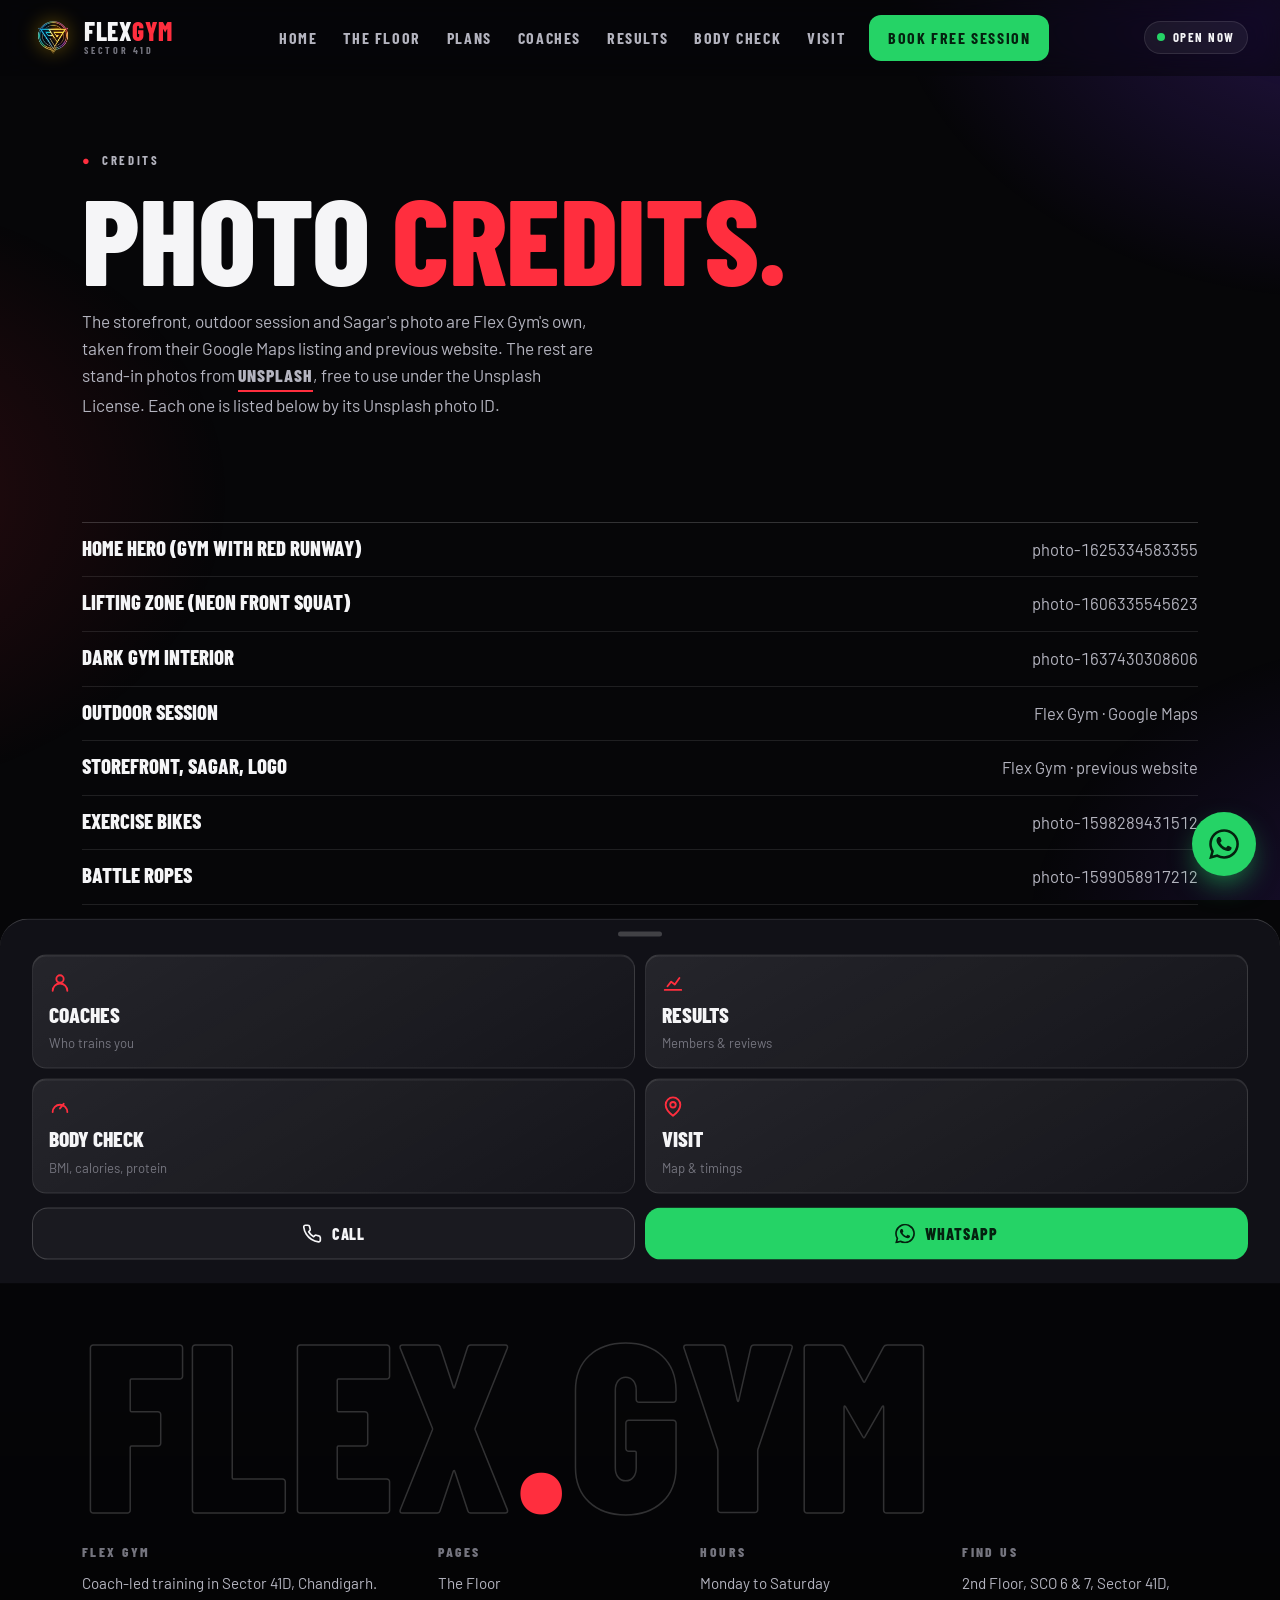
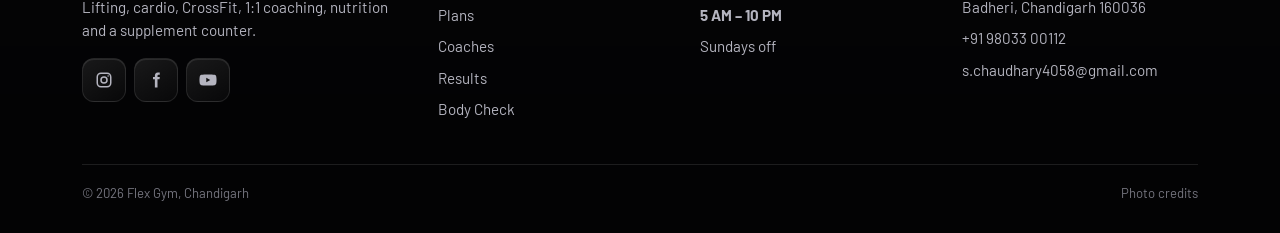
<file: credits.html>
<!doctype html>
<html lang="en-IN">
<head>
<meta charset="utf-8">
<meta name="viewport" content="width=device-width, initial-scale=1, viewport-fit=cover">
<title>Photo Credits – Flex Gym</title>
<meta name="robots" content="noindex">
<meta name="theme-color" content="#060608">
<link rel="icon" href="assets/img/logo-160.webp" type="image/webp">
<link rel="preconnect" href="https://fonts.googleapis.com">
<link rel="preconnect" href="https://fonts.gstatic.com" crossorigin>
<link rel="stylesheet" href="https://fonts.googleapis.com/css2?family=Barlow+Condensed:wght@700;800&family=Barlow:wght@400;600&display=swap">
<link rel="stylesheet" href="assets/css/style.css?v=5">
<script>(function(d){d.classList.add("js");var s,n;try{n=performance.getEntriesByType("navigation")[0];s=sessionStorage.getItem("flex-intro");sessionStorage.setItem("flex-intro","1")}catch(e){}if((!s||(n&&n.type==="reload"))&&!matchMedia("(prefers-reduced-motion: reduce)").matches)d.classList.add("intro");setTimeout(function(){if(!window.flexReady)d.classList.remove("js","intro")},3000)})(document.documentElement)</script>
</head>
<body>
<!-- @sprite -->
<svg width="0" height="0" style="position:absolute" aria-hidden="true">
  <symbol id="i-wa" viewBox="0 0 24 24"><path fill="currentColor" d="M17.47 14.38c-.3-.15-1.76-.87-2.03-.97-.27-.1-.47-.15-.67.15-.2.3-.77.97-.94 1.17-.17.2-.35.22-.65.07-.3-.15-1.26-.46-2.4-1.48-.89-.79-1.49-1.77-1.66-2.07-.17-.3-.02-.46.13-.61.13-.13.3-.35.45-.52.15-.17.2-.3.3-.5.1-.2.05-.37-.02-.52-.08-.15-.67-1.62-.92-2.22-.24-.58-.49-.5-.67-.51h-.57c-.2 0-.52.07-.8.37-.27.3-1.04 1.02-1.04 2.48s1.07 2.88 1.21 3.08c.15.2 2.1 3.2 5.08 4.49.71.31 1.26.49 1.69.62.71.23 1.36.2 1.87.12.57-.09 1.76-.72 2.01-1.41.25-.7.25-1.29.17-1.41-.07-.13-.27-.2-.57-.35zM12.04 21.8a9.8 9.8 0 0 1-5-1.37l-.36-.21-3.72.98 1-3.63-.24-.37a9.82 9.82 0 1 1 8.32 4.6zM20.4 3.6A11.8 11.8 0 0 0 12.04.13C5.5.13.17 5.46.17 12c0 2.1.55 4.14 1.59 5.94L.07 24.1l6.3-1.65a11.85 11.85 0 0 0 5.67 1.44c6.55 0 11.88-5.33 11.88-11.88 0-3.17-1.24-6.16-3.52-8.41z"/></symbol>
  <symbol id="i-phone" viewBox="0 0 24 24"><path fill="none" stroke="currentColor" stroke-width="2" stroke-linecap="round" stroke-linejoin="round" d="M22 16.9v3a2 2 0 0 1-2.2 2 19.8 19.8 0 0 1-8.6-3.1 19.5 19.5 0 0 1-6-6A19.8 19.8 0 0 1 2.1 4.2 2 2 0 0 1 4.1 2h3a2 2 0 0 1 2 1.7c.1.9.4 1.8.7 2.7a2 2 0 0 1-.5 2.1L8 9.8a16 16 0 0 0 6 6l1.3-1.3a2 2 0 0 1 2.1-.4c.9.3 1.8.6 2.7.7a2 2 0 0 1 1.7 2z"/></symbol>
  <symbol id="i-mail" viewBox="0 0 24 24"><g fill="none" stroke="currentColor" stroke-width="2" stroke-linecap="round" stroke-linejoin="round"><rect x="2" y="4" width="20" height="16" rx="3"/><path d="m22 7-10 6L2 7"/></g></symbol>
  <symbol id="i-pin" viewBox="0 0 24 24"><g fill="none" stroke="currentColor" stroke-width="2" stroke-linecap="round" stroke-linejoin="round"><path d="M20 10c0 6-8 12-8 12S4 16 4 10a8 8 0 1 1 16 0z"/><circle cx="12" cy="10" r="3"/></g></symbol>
  <symbol id="i-home" viewBox="0 0 24 24"><g fill="none" stroke="currentColor" stroke-width="2" stroke-linecap="round" stroke-linejoin="round"><path d="M3 10.5 12 3l9 7.5V20a1 1 0 0 1-1 1h-5v-6H9v6H4a1 1 0 0 1-1-1z"/></g></symbol>
  <symbol id="i-floor" viewBox="0 0 24 24"><g fill="none" stroke="currentColor" stroke-width="2" stroke-linecap="round" stroke-linejoin="round"><rect x="3" y="3" width="18" height="18" rx="2"/><path d="M3 12h9V3M12 12v9M12 16h9"/></g></symbol>
  <symbol id="i-tag" viewBox="0 0 24 24"><g fill="none" stroke="currentColor" stroke-width="2" stroke-linecap="round" stroke-linejoin="round"><path d="M6.5 6.5v11M17.5 6.5v11M3 9v6M21 9v6M6.5 12h11"/></g></symbol>
  <symbol id="i-more" viewBox="0 0 24 24"><g fill="currentColor"><circle cx="5" cy="12" r="2"/><circle cx="12" cy="12" r="2"/><circle cx="19" cy="12" r="2"/></g></symbol>
  <symbol id="i-arrow" viewBox="0 0 24 24"><path fill="none" stroke="currentColor" stroke-width="2.4" stroke-linecap="round" stroke-linejoin="round" d="M5 12h14M13 6l6 6-6 6"/></symbol>
  <symbol id="i-plus" viewBox="0 0 24 24"><path fill="none" stroke="currentColor" stroke-width="2.4" stroke-linecap="round" d="M12 5v14M5 12h14"/></symbol>
  <symbol id="i-swap" viewBox="0 0 24 24"><path fill="none" stroke="currentColor" stroke-width="2.4" stroke-linecap="round" stroke-linejoin="round" d="M8 7 3 12l5 5M16 7l5 5-5 5"/></symbol>
  <symbol id="i-user" viewBox="0 0 24 24"><g fill="none" stroke="currentColor" stroke-width="2" stroke-linecap="round" stroke-linejoin="round"><circle cx="12" cy="8" r="4"/><path d="M4 21a8 8 0 0 1 16 0"/></g></symbol>
  <symbol id="i-chart" viewBox="0 0 24 24"><path fill="none" stroke="currentColor" stroke-width="2" stroke-linecap="round" stroke-linejoin="round" d="M3 20h18M6 16l4-5 4 3 5-7"/></symbol>
  <symbol id="i-gauge" viewBox="0 0 24 24"><g fill="none" stroke="currentColor" stroke-width="2" stroke-linecap="round" stroke-linejoin="round"><path d="M4 18a8 8 0 1 1 16 0"/><path d="m12 14 4-5"/></g></symbol>
  <symbol id="i-flame" viewBox="0 0 24 24"><path fill="none" stroke="currentColor" stroke-width="2" stroke-linecap="round" stroke-linejoin="round" d="M12 22c4 0 7-3 7-7 0-5-5-7-5-12-3 2-5 5-5 8-1-1-2-2-2-4-2 2-2 5-2 8 0 4 3 7 7 7z"/></symbol>
  <symbol id="i-bolt" viewBox="0 0 24 24"><path fill="none" stroke="currentColor" stroke-width="2" stroke-linecap="round" stroke-linejoin="round" d="M13 2 4 14h7l-1 8 9-12h-7z"/></symbol>
  <symbol id="i-heart" viewBox="0 0 24 24"><path fill="none" stroke="currentColor" stroke-width="2" stroke-linecap="round" stroke-linejoin="round" d="M3 12h4l2-4 3 8 2-4h7"/></symbol>
  <symbol id="i-copy" viewBox="0 0 24 24"><g fill="none" stroke="currentColor" stroke-width="2" stroke-linecap="round" stroke-linejoin="round"><rect x="9" y="9" width="12" height="12" rx="2"/><path d="M5 15V5a2 2 0 0 1 2-2h8"/></g></symbol>
  <symbol id="i-ig" viewBox="0 0 24 24"><g fill="none" stroke="currentColor" stroke-width="2"><rect x="3" y="3" width="18" height="18" rx="5"/><circle cx="12" cy="12" r="4"/><circle cx="17.5" cy="6.5" r="1" fill="currentColor" stroke="none"/></g></symbol>
  <symbol id="i-fb" viewBox="0 0 24 24"><path fill="currentColor" d="M14 8V6.5c0-.8.5-1.5 1.6-1.5H17V2h-2.6C11.6 2 10.5 3.8 10.5 6.2V8H8v3h2.5v11H14V11h2.7l.4-3z"/></symbol>
  <symbol id="i-yt" viewBox="0 0 24 24"><path fill="currentColor" d="M23 7.2a3 3 0 0 0-2.1-2.1C19 4.6 12 4.6 12 4.6s-7 0-8.9.5A3 3 0 0 0 1 7.2 31 31 0 0 0 .6 12 31 31 0 0 0 1 16.8a3 3 0 0 0 2.1 2.1c1.9.5 8.9.5 8.9.5s7 0 8.9-.5a3 3 0 0 0 2.1-2.1 31 31 0 0 0 .4-4.8 31 31 0 0 0-.4-4.8zM9.7 15.1V8.9L15 12z"/></symbol>
  <symbol id="i-mark" viewBox="0 0 24 24"><g fill="#fff"><rect x="2" y="10.5" width="20" height="3" rx="1.5"/><rect x="4.5" y="6" width="3" height="12" rx="1.5"/><rect x="16.5" y="6" width="3" height="12" rx="1.5"/></g></symbol>
</svg>
<!-- /@sprite -->
<!-- @header -->
<div class="intro-loader" aria-hidden="true">
  <div class="il-mid">
    <img class="il-logo" src="assets/img/logo-160.webp" width="160" height="129" alt="">
    <p class="il-name"><span>F</span><span>L</span><span>E</span><span>X</span><span class="sp"></span><span class="r">G</span><span class="r">Y</span><span class="r">M</span></p>
    <div class="il-bar"><span class="il-side l"><i></i><i></i><i></i></span><span class="il-grip"></span><span class="il-side r"><i></i><i></i><i></i></span></div>
  </div>
  <div class="il-foot">
    <p>Sector 41D · Chandigarh<br><span>Loading the bar</span></p>
    <b class="il-count">0<span>%</span></b>
  </div>
  <div class="il-progress"><i></i></div>
</div>
<a class="skip" href="#main">Skip to content</a>
<header class="top">
  <a class="logo" href="index.html" aria-label="Flex Gym, home">
    <img class="logo__img" src="assets/img/logo-160.webp" width="160" height="129" alt="">
    <span class="logo__word">Flex<b>Gym</b><small>Sector 41D</small></span>
  </a>
  <span class="status" data-status><i></i>Mon–Sat</span>
  <nav class="top__nav" aria-label="Main">
    <a href="index.html">Home</a>
    <a href="floor.html">The Floor</a>
    <a href="plans.html">Plans</a>
    <a href="coaches.html">Coaches</a>
    <a href="results.html">Results</a>
    <a href="check.html">Body Check</a>
    <a href="visit.html">Visit</a>
    <a class="btn" href="https://wa.me/919803300112" data-wa="Hi Flex Gym! I'd like to book a free session.">Book free session</a>
  </nav>
</header>

<nav class="tabs" aria-label="Quick menu">
  <a href="index.html"><svg class="icon"><use href="#i-home"/></svg>Home</a>
  <a href="floor.html"><svg class="icon"><use href="#i-floor"/></svg>Floor</a>
  <a class="tabs__book" href="https://wa.me/919803300112" data-wa="Hi Flex Gym! I'd like to book a free session." aria-label="Book a free session on WhatsApp"><span class="ring"><svg class="icon"><use href="#i-wa"/></svg></span>Book</a>
  <a href="plans.html"><svg class="icon"><use href="#i-tag"/></svg>Plans</a>
  <button type="button" data-sheet aria-label="More pages"><svg class="icon"><use href="#i-more"/></svg>More</button>
</nav>

<div class="scrim" aria-hidden="true"></div>
<div class="sheet" role="dialog" aria-label="All pages">
  <div class="sheet__grid">
    <a href="coaches.html"><svg class="icon"><use href="#i-user"/></svg>Coaches<small>Who trains you</small></a>
    <a href="results.html"><svg class="icon"><use href="#i-chart"/></svg>Results<small>Members &amp; reviews</small></a>
    <a href="check.html"><svg class="icon"><use href="#i-gauge"/></svg>Body Check<small>BMI, calories, protein</small></a>
    <a href="visit.html"><svg class="icon"><use href="#i-pin"/></svg>Visit<small>Map &amp; timings</small></a>
  </div>
  <div class="sheet__row">
    <a class="btn btn--line" href="tel:+919803300112" data-tel><svg class="icon"><use href="#i-phone"/></svg>Call</a>
    <a class="btn btn--wa" href="https://wa.me/919803300112" data-wa><svg class="icon"><use href="#i-wa"/></svg>WhatsApp</a>
  </div>
</div>
<!-- /@header -->

<main id="main">
  <section class="pagehead">
    <div class="wrap">
      <p class="tag"><b>●</b> Credits</p>
      <h1 class="h1">Photo <span class="r">credits.</span></h1>
      <p class="lead">The storefront, outdoor session and Sagar's photo are Flex Gym's own, taken from their Google Maps listing and previous website. The rest are stand-in photos from <a class="link" href="https://unsplash.com" target="_blank" rel="noopener">Unsplash</a>, free to use under the Unsplash License. Each one is listed below by its Unsplash photo ID.</p>
    </div>
  </section>
  <section class="sec--tight">
    <div class="wrap">
      <ul class="hours">
        <li><span>Home hero (gym with red runway)</span><span class="muted">photo-1625334583355</span></li>
        <li><span>Lifting zone (neon front squat)</span><span class="muted">photo-1606335545623</span></li>
        <li><span>Dark gym interior</span><span class="muted">photo-1637430308606</span></li>
        <li><span>Outdoor session</span><span class="muted">Flex Gym · Google Maps</span></li>
        <li><span>Storefront, Sagar, logo</span><span class="muted">Flex Gym · previous website</span></li>
        <li><span>Exercise bikes</span><span class="muted">photo-1598289431512</span></li>
        <li><span>Battle ropes</span><span class="muted">photo-1599058917212</span></li>
        <li><span>Coach with member</span><span class="muted">photo-1571019614242</span></li>
        <li><span>Meal bowl</span><span class="muted">photo-1490645935967</span></li>
        <li><span>Dumbbell grip</span><span class="muted">photo-1583454110551</span></li>
        <li><span>Team placeholders</span><span class="muted">photo-1605296867304 · photo-1574680096145</span></li>
        <li><span>Results placeholders</span><span class="muted">photo-1556817411 · photo-1541534741688 · photo-1526506118085</span></li>
        <li><span>Gym strip</span><span class="muted">photo-1544033527 · photo-1549060279 · photo-1517963879433 · photo-1576678927484</span></li>
      </ul>
    </div>
  </section>
</main>

<!-- @footer -->
<footer class="foot">
  <div class="wrap">
    <p class="foot__big" aria-hidden="true">Flex<span>.</span>Gym</p>
    <div class="foot__grid">
      <div>
        <h4>Flex Gym</h4>
        <p>Coach-led training in Sector 41D, Chandigarh. Lifting, cardio, CrossFit, 1:1 coaching, nutrition and a supplement counter.</p>
        <!-- TODO: add Flex Gym's real social links -->
        <div class="social">
          <a href="#" aria-label="Instagram"><svg class="icon"><use href="#i-ig"/></svg></a>
          <a href="#" aria-label="Facebook"><svg class="icon"><use href="#i-fb"/></svg></a>
          <a href="#" aria-label="YouTube"><svg class="icon"><use href="#i-yt"/></svg></a>
        </div>
      </div>
      <div>
        <h4>Pages</h4>
        <ul>
          <li><a href="floor.html">The Floor</a></li>
          <li><a href="plans.html">Plans</a></li>
          <li><a href="coaches.html">Coaches</a></li>
          <li><a href="results.html">Results</a></li>
          <li><a href="check.html">Body Check</a></li>
        </ul>
      </div>
      <div>
        <h4>Hours</h4>
        <ul>
          <li>Monday to Saturday</li>
          <li><b>5 AM – 10 PM</b></li>
          <li>Sundays off</li>
        </ul>
      </div>
      <div>
        <h4>Find us</h4>
        <ul>
          <li><a href="visit.html">2nd Floor, SCO 6 &amp; 7, Sector 41D, Badheri, Chandigarh 160036</a></li>
          <li><a href="tel:+919803300112" data-tel>+91 98033 00112</a></li>
          <li><a href="mailto:s.chaudhary4058@gmail.com" data-mail>s.chaudhary4058@gmail.com</a></li>
        </ul>
      </div>
    </div>
    <div class="foot__base"><span>© <span data-year>2026</span> Flex Gym, Chandigarh</span><a href="credits.html">Photo credits</a></div>
  </div>
</footer>
<a class="wa-bubble" href="https://wa.me/919803300112" data-wa aria-label="Chat with Flex Gym on WhatsApp"><svg class="icon"><use href="#i-wa"/></svg></a>
<!-- /@footer -->
<script src="assets/js/main.js?v=5" defer></script>
</body>
</html>
</file>
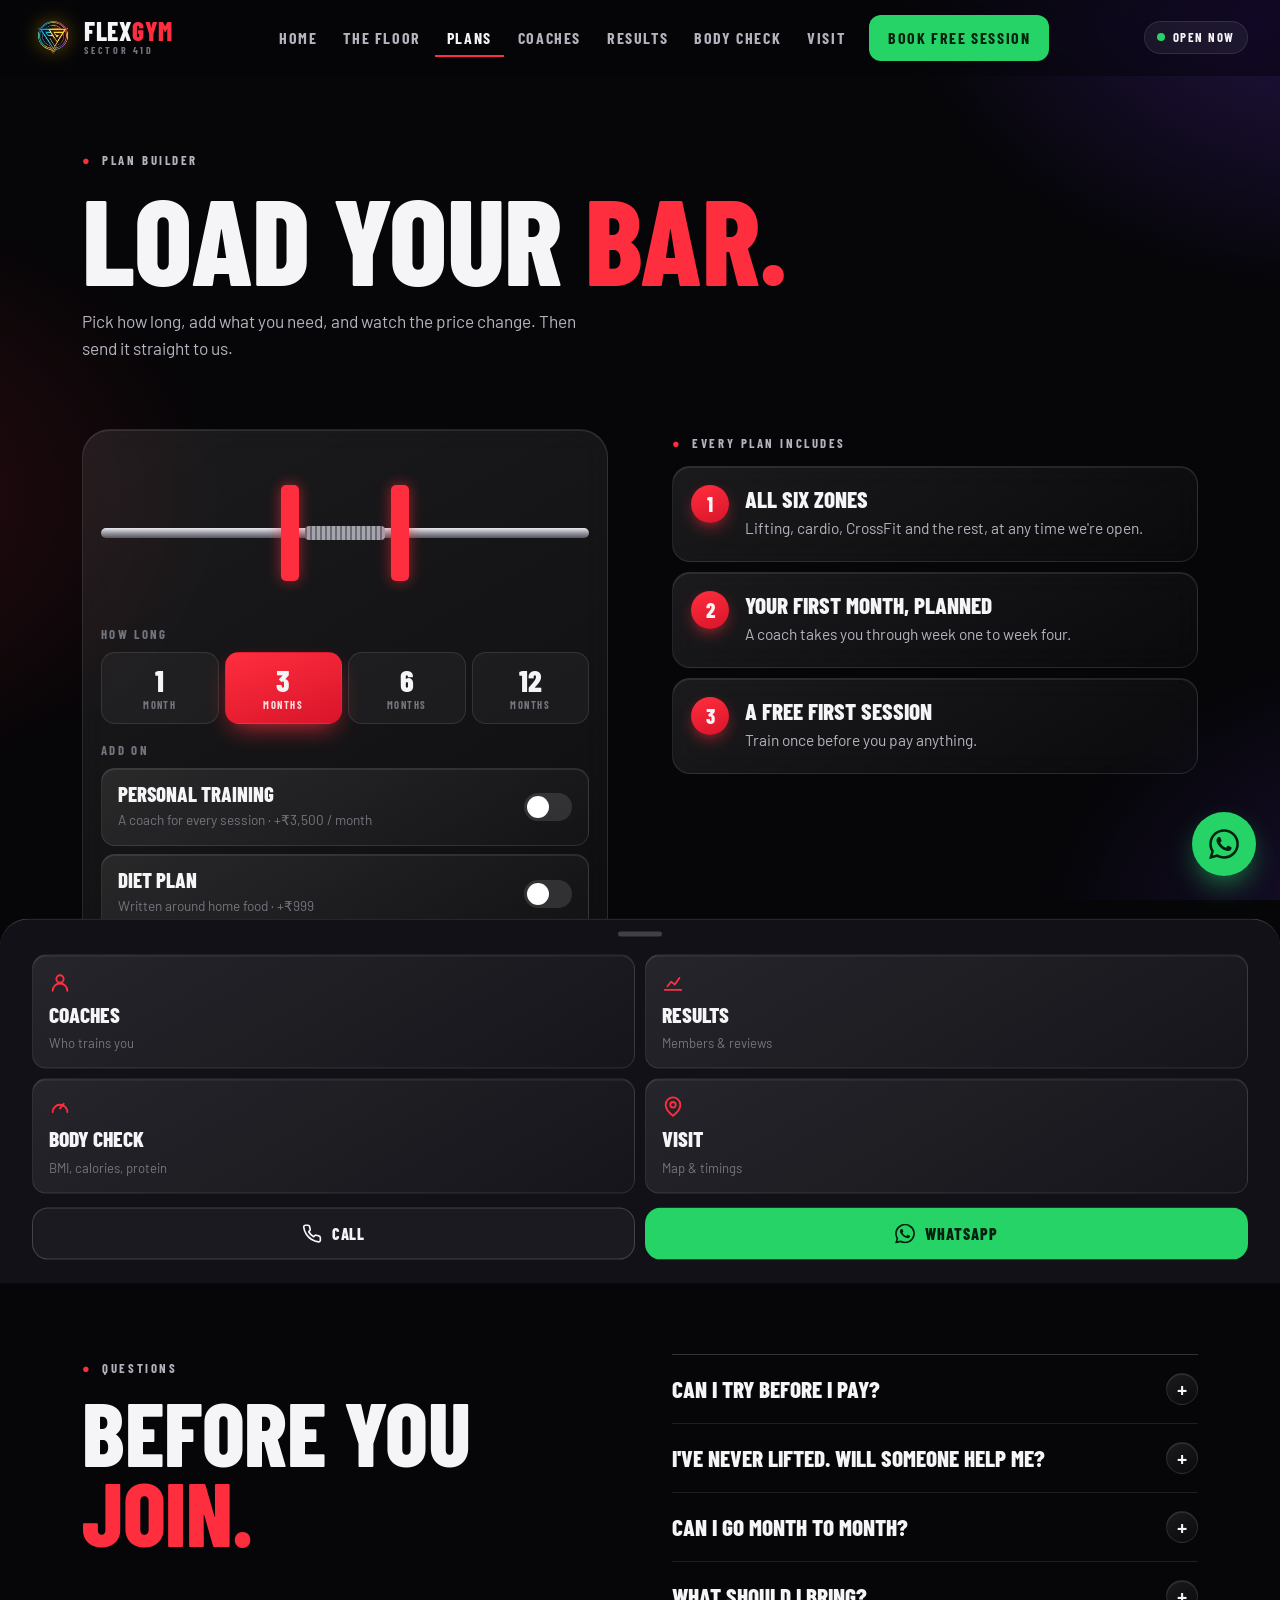
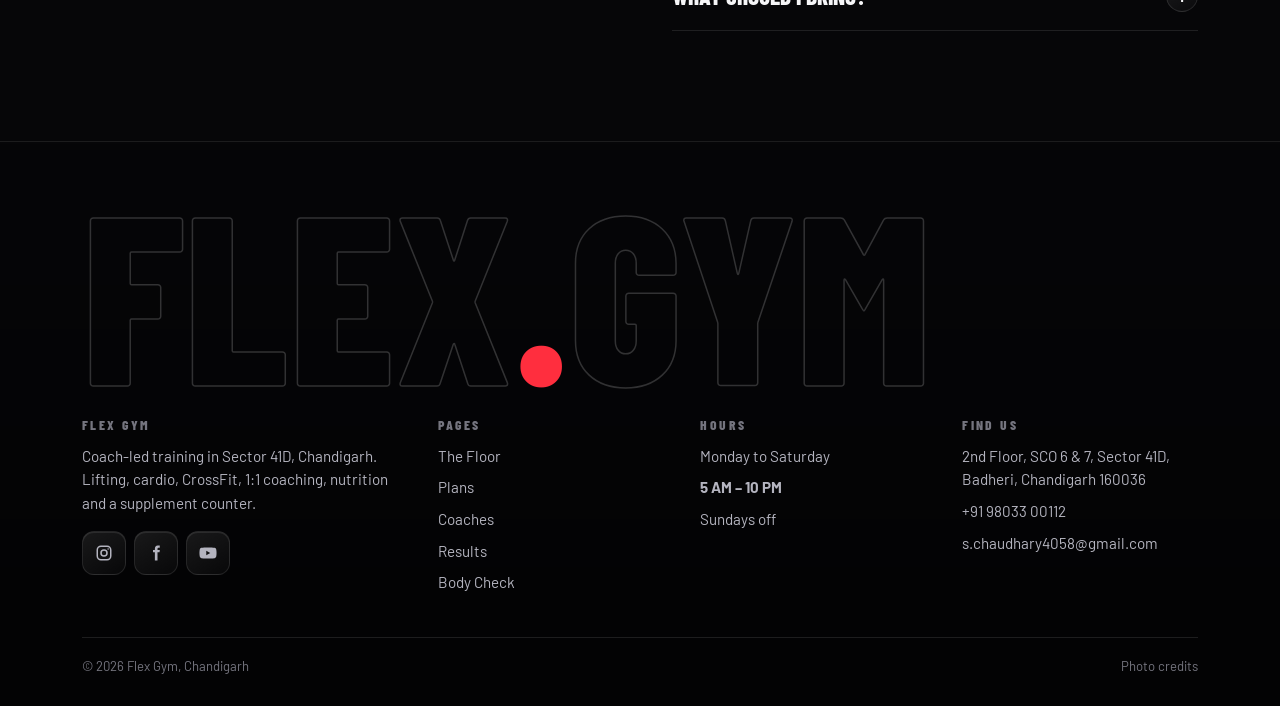
<file: plans.html>
<!doctype html>
<html lang="en-IN">
<head>
<meta charset="utf-8">
<meta name="viewport" content="width=device-width, initial-scale=1, viewport-fit=cover">
<title>Plans &amp; Fees – Flex Gym Sector 41 Chandigarh</title>
<meta name="description" content="Build your Flex Gym membership: 1, 3, 6 or 12 months, with personal training and a diet plan if you want them. See the price instantly and send it on WhatsApp.">
<link rel="canonical" href="https://flexgym.in/plans.html">
<meta name="theme-color" content="#060608">
<link rel="icon" href="assets/img/logo-160.webp" type="image/webp">
<link rel="preconnect" href="https://fonts.googleapis.com">
<link rel="preconnect" href="https://fonts.gstatic.com" crossorigin>
<link rel="stylesheet" href="https://fonts.googleapis.com/css2?family=Barlow+Condensed:wght@700;800&family=Barlow:wght@400;600&display=swap">
<link rel="stylesheet" href="assets/css/style.css?v=5">
<script>(function(d){d.classList.add("js");var s,n;try{n=performance.getEntriesByType("navigation")[0];s=sessionStorage.getItem("flex-intro");sessionStorage.setItem("flex-intro","1")}catch(e){}if((!s||(n&&n.type==="reload"))&&!matchMedia("(prefers-reduced-motion: reduce)").matches)d.classList.add("intro");setTimeout(function(){if(!window.flexReady)d.classList.remove("js","intro")},3000)})(document.documentElement)</script>
</head>
<body>
<!-- @sprite -->
<svg width="0" height="0" style="position:absolute" aria-hidden="true">
  <symbol id="i-wa" viewBox="0 0 24 24"><path fill="currentColor" d="M17.47 14.38c-.3-.15-1.76-.87-2.03-.97-.27-.1-.47-.15-.67.15-.2.3-.77.97-.94 1.17-.17.2-.35.22-.65.07-.3-.15-1.26-.46-2.4-1.48-.89-.79-1.49-1.77-1.66-2.07-.17-.3-.02-.46.13-.61.13-.13.3-.35.45-.52.15-.17.2-.3.3-.5.1-.2.05-.37-.02-.52-.08-.15-.67-1.62-.92-2.22-.24-.58-.49-.5-.67-.51h-.57c-.2 0-.52.07-.8.37-.27.3-1.04 1.02-1.04 2.48s1.07 2.88 1.21 3.08c.15.2 2.1 3.2 5.08 4.49.71.31 1.26.49 1.69.62.71.23 1.36.2 1.87.12.57-.09 1.76-.72 2.01-1.41.25-.7.25-1.29.17-1.41-.07-.13-.27-.2-.57-.35zM12.04 21.8a9.8 9.8 0 0 1-5-1.37l-.36-.21-3.72.98 1-3.63-.24-.37a9.82 9.82 0 1 1 8.32 4.6zM20.4 3.6A11.8 11.8 0 0 0 12.04.13C5.5.13.17 5.46.17 12c0 2.1.55 4.14 1.59 5.94L.07 24.1l6.3-1.65a11.85 11.85 0 0 0 5.67 1.44c6.55 0 11.88-5.33 11.88-11.88 0-3.17-1.24-6.16-3.52-8.41z"/></symbol>
  <symbol id="i-phone" viewBox="0 0 24 24"><path fill="none" stroke="currentColor" stroke-width="2" stroke-linecap="round" stroke-linejoin="round" d="M22 16.9v3a2 2 0 0 1-2.2 2 19.8 19.8 0 0 1-8.6-3.1 19.5 19.5 0 0 1-6-6A19.8 19.8 0 0 1 2.1 4.2 2 2 0 0 1 4.1 2h3a2 2 0 0 1 2 1.7c.1.9.4 1.8.7 2.7a2 2 0 0 1-.5 2.1L8 9.8a16 16 0 0 0 6 6l1.3-1.3a2 2 0 0 1 2.1-.4c.9.3 1.8.6 2.7.7a2 2 0 0 1 1.7 2z"/></symbol>
  <symbol id="i-mail" viewBox="0 0 24 24"><g fill="none" stroke="currentColor" stroke-width="2" stroke-linecap="round" stroke-linejoin="round"><rect x="2" y="4" width="20" height="16" rx="3"/><path d="m22 7-10 6L2 7"/></g></symbol>
  <symbol id="i-pin" viewBox="0 0 24 24"><g fill="none" stroke="currentColor" stroke-width="2" stroke-linecap="round" stroke-linejoin="round"><path d="M20 10c0 6-8 12-8 12S4 16 4 10a8 8 0 1 1 16 0z"/><circle cx="12" cy="10" r="3"/></g></symbol>
  <symbol id="i-home" viewBox="0 0 24 24"><g fill="none" stroke="currentColor" stroke-width="2" stroke-linecap="round" stroke-linejoin="round"><path d="M3 10.5 12 3l9 7.5V20a1 1 0 0 1-1 1h-5v-6H9v6H4a1 1 0 0 1-1-1z"/></g></symbol>
  <symbol id="i-floor" viewBox="0 0 24 24"><g fill="none" stroke="currentColor" stroke-width="2" stroke-linecap="round" stroke-linejoin="round"><rect x="3" y="3" width="18" height="18" rx="2"/><path d="M3 12h9V3M12 12v9M12 16h9"/></g></symbol>
  <symbol id="i-tag" viewBox="0 0 24 24"><g fill="none" stroke="currentColor" stroke-width="2" stroke-linecap="round" stroke-linejoin="round"><path d="M6.5 6.5v11M17.5 6.5v11M3 9v6M21 9v6M6.5 12h11"/></g></symbol>
  <symbol id="i-more" viewBox="0 0 24 24"><g fill="currentColor"><circle cx="5" cy="12" r="2"/><circle cx="12" cy="12" r="2"/><circle cx="19" cy="12" r="2"/></g></symbol>
  <symbol id="i-arrow" viewBox="0 0 24 24"><path fill="none" stroke="currentColor" stroke-width="2.4" stroke-linecap="round" stroke-linejoin="round" d="M5 12h14M13 6l6 6-6 6"/></symbol>
  <symbol id="i-plus" viewBox="0 0 24 24"><path fill="none" stroke="currentColor" stroke-width="2.4" stroke-linecap="round" d="M12 5v14M5 12h14"/></symbol>
  <symbol id="i-swap" viewBox="0 0 24 24"><path fill="none" stroke="currentColor" stroke-width="2.4" stroke-linecap="round" stroke-linejoin="round" d="M8 7 3 12l5 5M16 7l5 5-5 5"/></symbol>
  <symbol id="i-user" viewBox="0 0 24 24"><g fill="none" stroke="currentColor" stroke-width="2" stroke-linecap="round" stroke-linejoin="round"><circle cx="12" cy="8" r="4"/><path d="M4 21a8 8 0 0 1 16 0"/></g></symbol>
  <symbol id="i-chart" viewBox="0 0 24 24"><path fill="none" stroke="currentColor" stroke-width="2" stroke-linecap="round" stroke-linejoin="round" d="M3 20h18M6 16l4-5 4 3 5-7"/></symbol>
  <symbol id="i-gauge" viewBox="0 0 24 24"><g fill="none" stroke="currentColor" stroke-width="2" stroke-linecap="round" stroke-linejoin="round"><path d="M4 18a8 8 0 1 1 16 0"/><path d="m12 14 4-5"/></g></symbol>
  <symbol id="i-flame" viewBox="0 0 24 24"><path fill="none" stroke="currentColor" stroke-width="2" stroke-linecap="round" stroke-linejoin="round" d="M12 22c4 0 7-3 7-7 0-5-5-7-5-12-3 2-5 5-5 8-1-1-2-2-2-4-2 2-2 5-2 8 0 4 3 7 7 7z"/></symbol>
  <symbol id="i-bolt" viewBox="0 0 24 24"><path fill="none" stroke="currentColor" stroke-width="2" stroke-linecap="round" stroke-linejoin="round" d="M13 2 4 14h7l-1 8 9-12h-7z"/></symbol>
  <symbol id="i-heart" viewBox="0 0 24 24"><path fill="none" stroke="currentColor" stroke-width="2" stroke-linecap="round" stroke-linejoin="round" d="M3 12h4l2-4 3 8 2-4h7"/></symbol>
  <symbol id="i-copy" viewBox="0 0 24 24"><g fill="none" stroke="currentColor" stroke-width="2" stroke-linecap="round" stroke-linejoin="round"><rect x="9" y="9" width="12" height="12" rx="2"/><path d="M5 15V5a2 2 0 0 1 2-2h8"/></g></symbol>
  <symbol id="i-ig" viewBox="0 0 24 24"><g fill="none" stroke="currentColor" stroke-width="2"><rect x="3" y="3" width="18" height="18" rx="5"/><circle cx="12" cy="12" r="4"/><circle cx="17.5" cy="6.5" r="1" fill="currentColor" stroke="none"/></g></symbol>
  <symbol id="i-fb" viewBox="0 0 24 24"><path fill="currentColor" d="M14 8V6.5c0-.8.5-1.5 1.6-1.5H17V2h-2.6C11.6 2 10.5 3.8 10.5 6.2V8H8v3h2.5v11H14V11h2.7l.4-3z"/></symbol>
  <symbol id="i-yt" viewBox="0 0 24 24"><path fill="currentColor" d="M23 7.2a3 3 0 0 0-2.1-2.1C19 4.6 12 4.6 12 4.6s-7 0-8.9.5A3 3 0 0 0 1 7.2 31 31 0 0 0 .6 12 31 31 0 0 0 1 16.8a3 3 0 0 0 2.1 2.1c1.9.5 8.9.5 8.9.5s7 0 8.9-.5a3 3 0 0 0 2.1-2.1 31 31 0 0 0 .4-4.8 31 31 0 0 0-.4-4.8zM9.7 15.1V8.9L15 12z"/></symbol>
  <symbol id="i-mark" viewBox="0 0 24 24"><g fill="#fff"><rect x="2" y="10.5" width="20" height="3" rx="1.5"/><rect x="4.5" y="6" width="3" height="12" rx="1.5"/><rect x="16.5" y="6" width="3" height="12" rx="1.5"/></g></symbol>
</svg>
<!-- /@sprite -->
<!-- @header -->
<div class="intro-loader" aria-hidden="true">
  <div class="il-mid">
    <img class="il-logo" src="assets/img/logo-160.webp" width="160" height="129" alt="">
    <p class="il-name"><span>F</span><span>L</span><span>E</span><span>X</span><span class="sp"></span><span class="r">G</span><span class="r">Y</span><span class="r">M</span></p>
    <div class="il-bar"><span class="il-side l"><i></i><i></i><i></i></span><span class="il-grip"></span><span class="il-side r"><i></i><i></i><i></i></span></div>
  </div>
  <div class="il-foot">
    <p>Sector 41D · Chandigarh<br><span>Loading the bar</span></p>
    <b class="il-count">0<span>%</span></b>
  </div>
  <div class="il-progress"><i></i></div>
</div>
<a class="skip" href="#main">Skip to content</a>
<header class="top">
  <a class="logo" href="index.html" aria-label="Flex Gym, home">
    <img class="logo__img" src="assets/img/logo-160.webp" width="160" height="129" alt="">
    <span class="logo__word">Flex<b>Gym</b><small>Sector 41D</small></span>
  </a>
  <span class="status" data-status><i></i>Mon–Sat</span>
  <nav class="top__nav" aria-label="Main">
    <a href="index.html">Home</a>
    <a href="floor.html">The Floor</a>
    <a href="plans.html">Plans</a>
    <a href="coaches.html">Coaches</a>
    <a href="results.html">Results</a>
    <a href="check.html">Body Check</a>
    <a href="visit.html">Visit</a>
    <a class="btn" href="https://wa.me/919803300112" data-wa="Hi Flex Gym! I'd like to book a free session.">Book free session</a>
  </nav>
</header>

<nav class="tabs" aria-label="Quick menu">
  <a href="index.html"><svg class="icon"><use href="#i-home"/></svg>Home</a>
  <a href="floor.html"><svg class="icon"><use href="#i-floor"/></svg>Floor</a>
  <a class="tabs__book" href="https://wa.me/919803300112" data-wa="Hi Flex Gym! I'd like to book a free session." aria-label="Book a free session on WhatsApp"><span class="ring"><svg class="icon"><use href="#i-wa"/></svg></span>Book</a>
  <a href="plans.html"><svg class="icon"><use href="#i-tag"/></svg>Plans</a>
  <button type="button" data-sheet aria-label="More pages"><svg class="icon"><use href="#i-more"/></svg>More</button>
</nav>

<div class="scrim" aria-hidden="true"></div>
<div class="sheet" role="dialog" aria-label="All pages">
  <div class="sheet__grid">
    <a href="coaches.html"><svg class="icon"><use href="#i-user"/></svg>Coaches<small>Who trains you</small></a>
    <a href="results.html"><svg class="icon"><use href="#i-chart"/></svg>Results<small>Members &amp; reviews</small></a>
    <a href="check.html"><svg class="icon"><use href="#i-gauge"/></svg>Body Check<small>BMI, calories, protein</small></a>
    <a href="visit.html"><svg class="icon"><use href="#i-pin"/></svg>Visit<small>Map &amp; timings</small></a>
  </div>
  <div class="sheet__row">
    <a class="btn btn--line" href="tel:+919803300112" data-tel><svg class="icon"><use href="#i-phone"/></svg>Call</a>
    <a class="btn btn--wa" href="https://wa.me/919803300112" data-wa><svg class="icon"><use href="#i-wa"/></svg>WhatsApp</a>
  </div>
</div>
<!-- /@header -->

<main id="main">
  <section class="pagehead">
    <div class="wrap">
      <p class="tag"><b>●</b> Plan builder</p>
      <h1 class="h1 split">Load your <span class="r">bar.</span></h1>
      <p class="lead rv">Pick how long, add what you need, and watch the price change. Then send it straight to us.</p>
    </div>
  </section>

  <section class="sec--tight" style="padding-top:0">
    <div class="wrap two">
      <div class="builder-card rv" id="builder">
        <div class="bar-stage" aria-hidden="true">
          <span class="bar-grip"></span>
          <div class="bar-side l"></div>
          <div class="bar-side r"></div>
        </div>

        <p class="opt-title">How long</p>
        <div class="seg" role="group" aria-label="Plan length">
          <button type="button" data-m="1" aria-pressed="false">1<small>month</small></button>
          <button type="button" data-m="3" aria-pressed="true">3<small>months</small></button>
          <button type="button" data-m="6" aria-pressed="false">6<small>months</small></button>
          <button type="button" data-m="12" aria-pressed="false">12<small>months</small></button>
        </div>

        <p class="opt-title">Add on</p>
        <div class="toggles">
          <button type="button" class="tgl" data-k="pt" aria-pressed="false"><span><b>Personal training</b><small>A coach for every session · +₹3,500 / month</small></span><span class="sw"></span></button>
          <button type="button" class="tgl" data-k="diet" aria-pressed="false"><span><b>Diet plan</b><small>Written around home food · +₹999</small></span><span class="sw"></span></button>
        </div>

        <div class="total">
          <div><p class="opt-title" style="margin:0 0 6px">Total</p><span class="total__big">3,999</span></div>
          <div class="total__meta"><span id="perMonth">₹1,333 / month</span><b id="save"></b></div>
        </div>
        <a class="btn btn--wa btn--block" id="planCta" href="https://wa.me/919803300112" target="_blank" rel="noopener"><svg class="icon"><use href="#i-wa"/></svg>Send my plan</a>
        <!-- TODO: sample prices, update PRICES in assets/js/main.js and the add-on labels above -->
        <p class="fine">Sample prices for this preview. Ask us about current offers.</p>
      </div>

      <div class="rv" data-d="1">
        <p class="tag"><b>●</b> Every plan includes</p>
        <ul class="steps3">
          <li><b>All six zones</b><span>Lifting, cardio, CrossFit and the rest, at any time we're open.</span></li>
          <li><b>Your first month, planned</b><span>A coach takes you through week one to week four.</span></li>
          <li><b>A free first session</b><span>Train once before you pay anything.</span></li>
        </ul>
      </div>
    </div>
  </section>

  <section class="sec cv">
    <div class="wrap two">
      <div><p class="tag"><b>●</b> Questions</p><h2 class="h2 split">Before you <span class="r">join.</span></h2></div>
      <div class="faq rv">
        <details><summary>Can I try before I pay?</summary><p>Yes. Book a free session on WhatsApp, train with a coach, and decide after.</p></details>
        <details><summary>I've never lifted. Will someone help me?</summary><p>That's what the first month is for. A coach teaches you each movement and builds your plan with you.</p></details>
        <details><summary>Can I go month to month?</summary><p>Yes, pick 1 month in the builder. Longer plans cost less per month.</p></details>
        <details><summary>What should I bring?</summary><p>Clean indoor shoes, a towel and a water bottle. That's it.</p></details>
      </div>
    </div>
  </section>
</main>

<!-- @footer -->
<footer class="foot">
  <div class="wrap">
    <p class="foot__big" aria-hidden="true">Flex<span>.</span>Gym</p>
    <div class="foot__grid">
      <div>
        <h4>Flex Gym</h4>
        <p>Coach-led training in Sector 41D, Chandigarh. Lifting, cardio, CrossFit, 1:1 coaching, nutrition and a supplement counter.</p>
        <!-- TODO: add Flex Gym's real social links -->
        <div class="social">
          <a href="#" aria-label="Instagram"><svg class="icon"><use href="#i-ig"/></svg></a>
          <a href="#" aria-label="Facebook"><svg class="icon"><use href="#i-fb"/></svg></a>
          <a href="#" aria-label="YouTube"><svg class="icon"><use href="#i-yt"/></svg></a>
        </div>
      </div>
      <div>
        <h4>Pages</h4>
        <ul>
          <li><a href="floor.html">The Floor</a></li>
          <li><a href="plans.html">Plans</a></li>
          <li><a href="coaches.html">Coaches</a></li>
          <li><a href="results.html">Results</a></li>
          <li><a href="check.html">Body Check</a></li>
        </ul>
      </div>
      <div>
        <h4>Hours</h4>
        <ul>
          <li>Monday to Saturday</li>
          <li><b>5 AM – 10 PM</b></li>
          <li>Sundays off</li>
        </ul>
      </div>
      <div>
        <h4>Find us</h4>
        <ul>
          <li><a href="visit.html">2nd Floor, SCO 6 &amp; 7, Sector 41D, Badheri, Chandigarh 160036</a></li>
          <li><a href="tel:+919803300112" data-tel>+91 98033 00112</a></li>
          <li><a href="mailto:s.chaudhary4058@gmail.com" data-mail>s.chaudhary4058@gmail.com</a></li>
        </ul>
      </div>
    </div>
    <div class="foot__base"><span>© <span data-year>2026</span> Flex Gym, Chandigarh</span><a href="credits.html">Photo credits</a></div>
  </div>
</footer>
<a class="wa-bubble" href="https://wa.me/919803300112" data-wa aria-label="Chat with Flex Gym on WhatsApp"><svg class="icon"><use href="#i-wa"/></svg></a>
<!-- /@footer -->
<script src="assets/js/main.js?v=5" defer></script>
</body>
</html>
</file>
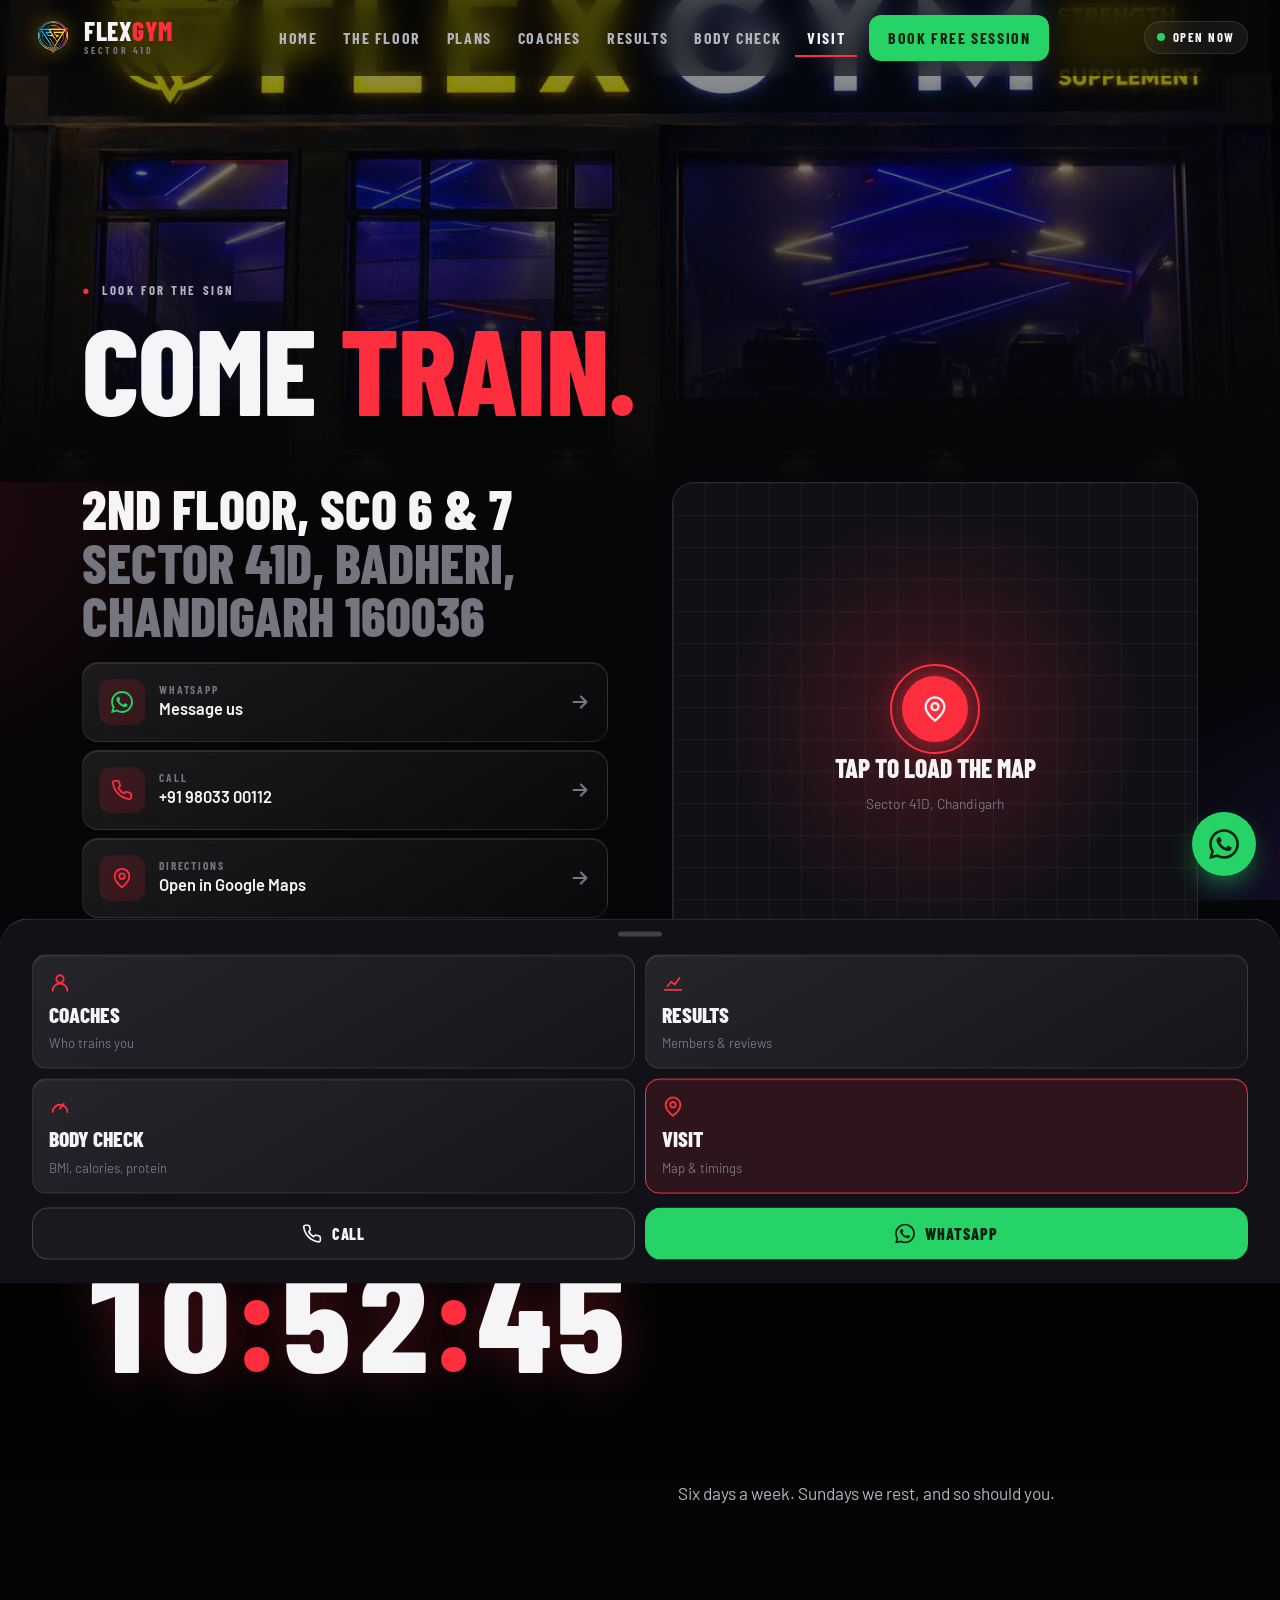
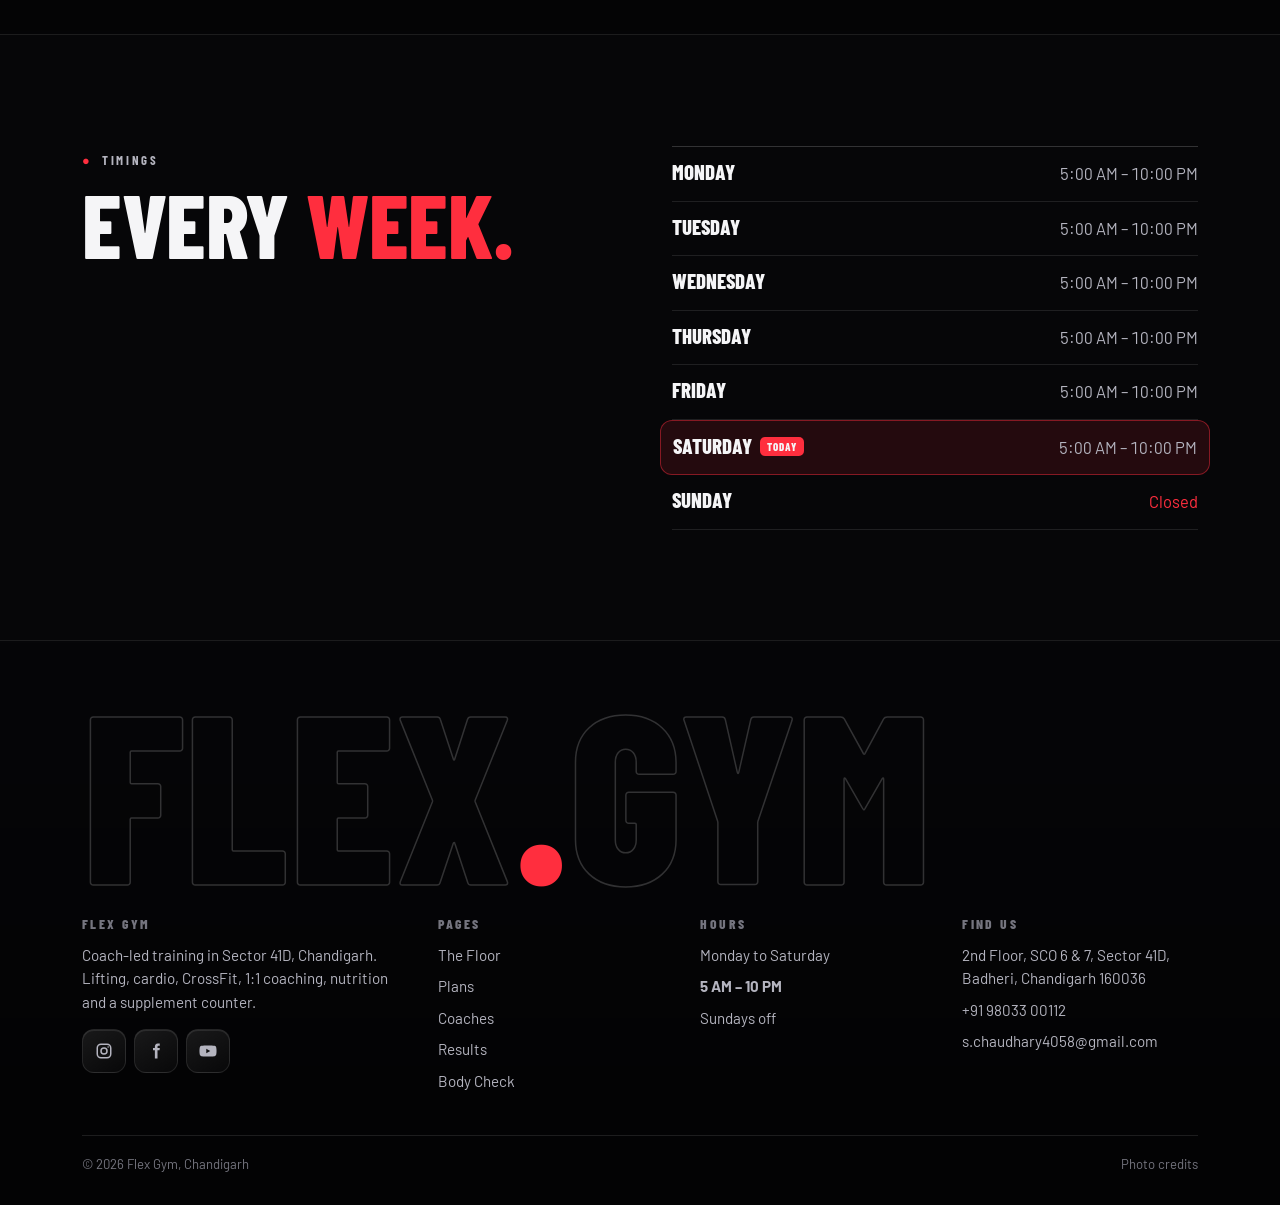
<file: visit.html>
<!doctype html>
<html lang="en-IN">
<head>
<meta charset="utf-8">
<meta name="viewport" content="width=device-width, initial-scale=1, viewport-fit=cover">
<title>Visit – Flex Gym, Sector 41D Badheri, Chandigarh | Timings &amp; Directions</title>
<meta name="description" content="Flex Gym, 2nd Floor, SCO 6 &amp; 7, Sector 41D, Badheri, Chandigarh 160036. Open Monday to Saturday, 5 AM to 10 PM. Call or WhatsApp +91 98033 00112.">
<link rel="canonical" href="https://flexgym.in/visit.html">
<meta name="theme-color" content="#060608">
<link rel="icon" href="assets/img/logo-160.webp" type="image/webp">
<link rel="preconnect" href="https://fonts.googleapis.com">
<link rel="preconnect" href="https://fonts.gstatic.com" crossorigin>
<link rel="stylesheet" href="https://fonts.googleapis.com/css2?family=Barlow+Condensed:wght@700;800&family=Barlow:wght@400;600&display=swap">
<link rel="stylesheet" href="assets/css/style.css?v=5">
<script>(function(d){d.classList.add("js");var s,n;try{n=performance.getEntriesByType("navigation")[0];s=sessionStorage.getItem("flex-intro");sessionStorage.setItem("flex-intro","1")}catch(e){}if((!s||(n&&n.type==="reload"))&&!matchMedia("(prefers-reduced-motion: reduce)").matches)d.classList.add("intro");setTimeout(function(){if(!window.flexReady)d.classList.remove("js","intro")},3000)})(document.documentElement)</script>
<script type="application/ld+json">{"@context":"https://schema.org","@type":"ExerciseGym","name":"Flex Gym","url":"https://flexgym.in/","telephone":"+91-98033-00112","email":"s.chaudhary4058@gmail.com","address":{"@type":"PostalAddress","streetAddress":"2nd Floor, SCO 6 & 7, Sector 41D, Badheri","addressLocality":"Chandigarh","postalCode":"160036","addressCountry":"IN"},"geo":{"@type":"GeoCoordinates","latitude":30.73424,"longitude":76.73677},"openingHoursSpecification":[{"@type":"OpeningHoursSpecification","dayOfWeek":["Monday","Tuesday","Wednesday","Thursday","Friday","Saturday"],"opens":"05:00","closes":"22:00"}]}</script>
</head>
<body>
<!-- @sprite -->
<svg width="0" height="0" style="position:absolute" aria-hidden="true">
  <symbol id="i-wa" viewBox="0 0 24 24"><path fill="currentColor" d="M17.47 14.38c-.3-.15-1.76-.87-2.03-.97-.27-.1-.47-.15-.67.15-.2.3-.77.97-.94 1.17-.17.2-.35.22-.65.07-.3-.15-1.26-.46-2.4-1.48-.89-.79-1.49-1.77-1.66-2.07-.17-.3-.02-.46.13-.61.13-.13.3-.35.45-.52.15-.17.2-.3.3-.5.1-.2.05-.37-.02-.52-.08-.15-.67-1.62-.92-2.22-.24-.58-.49-.5-.67-.51h-.57c-.2 0-.52.07-.8.37-.27.3-1.04 1.02-1.04 2.48s1.07 2.88 1.21 3.08c.15.2 2.1 3.2 5.08 4.49.71.31 1.26.49 1.69.62.71.23 1.36.2 1.87.12.57-.09 1.76-.72 2.01-1.41.25-.7.25-1.29.17-1.41-.07-.13-.27-.2-.57-.35zM12.04 21.8a9.8 9.8 0 0 1-5-1.37l-.36-.21-3.72.98 1-3.63-.24-.37a9.82 9.82 0 1 1 8.32 4.6zM20.4 3.6A11.8 11.8 0 0 0 12.04.13C5.5.13.17 5.46.17 12c0 2.1.55 4.14 1.59 5.94L.07 24.1l6.3-1.65a11.85 11.85 0 0 0 5.67 1.44c6.55 0 11.88-5.33 11.88-11.88 0-3.17-1.24-6.16-3.52-8.41z"/></symbol>
  <symbol id="i-phone" viewBox="0 0 24 24"><path fill="none" stroke="currentColor" stroke-width="2" stroke-linecap="round" stroke-linejoin="round" d="M22 16.9v3a2 2 0 0 1-2.2 2 19.8 19.8 0 0 1-8.6-3.1 19.5 19.5 0 0 1-6-6A19.8 19.8 0 0 1 2.1 4.2 2 2 0 0 1 4.1 2h3a2 2 0 0 1 2 1.7c.1.9.4 1.8.7 2.7a2 2 0 0 1-.5 2.1L8 9.8a16 16 0 0 0 6 6l1.3-1.3a2 2 0 0 1 2.1-.4c.9.3 1.8.6 2.7.7a2 2 0 0 1 1.7 2z"/></symbol>
  <symbol id="i-mail" viewBox="0 0 24 24"><g fill="none" stroke="currentColor" stroke-width="2" stroke-linecap="round" stroke-linejoin="round"><rect x="2" y="4" width="20" height="16" rx="3"/><path d="m22 7-10 6L2 7"/></g></symbol>
  <symbol id="i-pin" viewBox="0 0 24 24"><g fill="none" stroke="currentColor" stroke-width="2" stroke-linecap="round" stroke-linejoin="round"><path d="M20 10c0 6-8 12-8 12S4 16 4 10a8 8 0 1 1 16 0z"/><circle cx="12" cy="10" r="3"/></g></symbol>
  <symbol id="i-home" viewBox="0 0 24 24"><g fill="none" stroke="currentColor" stroke-width="2" stroke-linecap="round" stroke-linejoin="round"><path d="M3 10.5 12 3l9 7.5V20a1 1 0 0 1-1 1h-5v-6H9v6H4a1 1 0 0 1-1-1z"/></g></symbol>
  <symbol id="i-floor" viewBox="0 0 24 24"><g fill="none" stroke="currentColor" stroke-width="2" stroke-linecap="round" stroke-linejoin="round"><rect x="3" y="3" width="18" height="18" rx="2"/><path d="M3 12h9V3M12 12v9M12 16h9"/></g></symbol>
  <symbol id="i-tag" viewBox="0 0 24 24"><g fill="none" stroke="currentColor" stroke-width="2" stroke-linecap="round" stroke-linejoin="round"><path d="M6.5 6.5v11M17.5 6.5v11M3 9v6M21 9v6M6.5 12h11"/></g></symbol>
  <symbol id="i-more" viewBox="0 0 24 24"><g fill="currentColor"><circle cx="5" cy="12" r="2"/><circle cx="12" cy="12" r="2"/><circle cx="19" cy="12" r="2"/></g></symbol>
  <symbol id="i-arrow" viewBox="0 0 24 24"><path fill="none" stroke="currentColor" stroke-width="2.4" stroke-linecap="round" stroke-linejoin="round" d="M5 12h14M13 6l6 6-6 6"/></symbol>
  <symbol id="i-plus" viewBox="0 0 24 24"><path fill="none" stroke="currentColor" stroke-width="2.4" stroke-linecap="round" d="M12 5v14M5 12h14"/></symbol>
  <symbol id="i-swap" viewBox="0 0 24 24"><path fill="none" stroke="currentColor" stroke-width="2.4" stroke-linecap="round" stroke-linejoin="round" d="M8 7 3 12l5 5M16 7l5 5-5 5"/></symbol>
  <symbol id="i-user" viewBox="0 0 24 24"><g fill="none" stroke="currentColor" stroke-width="2" stroke-linecap="round" stroke-linejoin="round"><circle cx="12" cy="8" r="4"/><path d="M4 21a8 8 0 0 1 16 0"/></g></symbol>
  <symbol id="i-chart" viewBox="0 0 24 24"><path fill="none" stroke="currentColor" stroke-width="2" stroke-linecap="round" stroke-linejoin="round" d="M3 20h18M6 16l4-5 4 3 5-7"/></symbol>
  <symbol id="i-gauge" viewBox="0 0 24 24"><g fill="none" stroke="currentColor" stroke-width="2" stroke-linecap="round" stroke-linejoin="round"><path d="M4 18a8 8 0 1 1 16 0"/><path d="m12 14 4-5"/></g></symbol>
  <symbol id="i-flame" viewBox="0 0 24 24"><path fill="none" stroke="currentColor" stroke-width="2" stroke-linecap="round" stroke-linejoin="round" d="M12 22c4 0 7-3 7-7 0-5-5-7-5-12-3 2-5 5-5 8-1-1-2-2-2-4-2 2-2 5-2 8 0 4 3 7 7 7z"/></symbol>
  <symbol id="i-bolt" viewBox="0 0 24 24"><path fill="none" stroke="currentColor" stroke-width="2" stroke-linecap="round" stroke-linejoin="round" d="M13 2 4 14h7l-1 8 9-12h-7z"/></symbol>
  <symbol id="i-heart" viewBox="0 0 24 24"><path fill="none" stroke="currentColor" stroke-width="2" stroke-linecap="round" stroke-linejoin="round" d="M3 12h4l2-4 3 8 2-4h7"/></symbol>
  <symbol id="i-copy" viewBox="0 0 24 24"><g fill="none" stroke="currentColor" stroke-width="2" stroke-linecap="round" stroke-linejoin="round"><rect x="9" y="9" width="12" height="12" rx="2"/><path d="M5 15V5a2 2 0 0 1 2-2h8"/></g></symbol>
  <symbol id="i-ig" viewBox="0 0 24 24"><g fill="none" stroke="currentColor" stroke-width="2"><rect x="3" y="3" width="18" height="18" rx="5"/><circle cx="12" cy="12" r="4"/><circle cx="17.5" cy="6.5" r="1" fill="currentColor" stroke="none"/></g></symbol>
  <symbol id="i-fb" viewBox="0 0 24 24"><path fill="currentColor" d="M14 8V6.5c0-.8.5-1.5 1.6-1.5H17V2h-2.6C11.6 2 10.5 3.8 10.5 6.2V8H8v3h2.5v11H14V11h2.7l.4-3z"/></symbol>
  <symbol id="i-yt" viewBox="0 0 24 24"><path fill="currentColor" d="M23 7.2a3 3 0 0 0-2.1-2.1C19 4.6 12 4.6 12 4.6s-7 0-8.9.5A3 3 0 0 0 1 7.2 31 31 0 0 0 .6 12 31 31 0 0 0 1 16.8a3 3 0 0 0 2.1 2.1c1.9.5 8.9.5 8.9.5s7 0 8.9-.5a3 3 0 0 0 2.1-2.1 31 31 0 0 0 .4-4.8 31 31 0 0 0-.4-4.8zM9.7 15.1V8.9L15 12z"/></symbol>
  <symbol id="i-mark" viewBox="0 0 24 24"><g fill="#fff"><rect x="2" y="10.5" width="20" height="3" rx="1.5"/><rect x="4.5" y="6" width="3" height="12" rx="1.5"/><rect x="16.5" y="6" width="3" height="12" rx="1.5"/></g></symbol>
</svg>
<!-- /@sprite -->
<!-- @header -->
<div class="intro-loader" aria-hidden="true">
  <div class="il-mid">
    <img class="il-logo" src="assets/img/logo-160.webp" width="160" height="129" alt="">
    <p class="il-name"><span>F</span><span>L</span><span>E</span><span>X</span><span class="sp"></span><span class="r">G</span><span class="r">Y</span><span class="r">M</span></p>
    <div class="il-bar"><span class="il-side l"><i></i><i></i><i></i></span><span class="il-grip"></span><span class="il-side r"><i></i><i></i><i></i></span></div>
  </div>
  <div class="il-foot">
    <p>Sector 41D · Chandigarh<br><span>Loading the bar</span></p>
    <b class="il-count">0<span>%</span></b>
  </div>
  <div class="il-progress"><i></i></div>
</div>
<a class="skip" href="#main">Skip to content</a>
<header class="top">
  <a class="logo" href="index.html" aria-label="Flex Gym, home">
    <img class="logo__img" src="assets/img/logo-160.webp" width="160" height="129" alt="">
    <span class="logo__word">Flex<b>Gym</b><small>Sector 41D</small></span>
  </a>
  <span class="status" data-status><i></i>Mon–Sat</span>
  <nav class="top__nav" aria-label="Main">
    <a href="index.html">Home</a>
    <a href="floor.html">The Floor</a>
    <a href="plans.html">Plans</a>
    <a href="coaches.html">Coaches</a>
    <a href="results.html">Results</a>
    <a href="check.html">Body Check</a>
    <a href="visit.html">Visit</a>
    <a class="btn" href="https://wa.me/919803300112" data-wa="Hi Flex Gym! I'd like to book a free session.">Book free session</a>
  </nav>
</header>

<nav class="tabs" aria-label="Quick menu">
  <a href="index.html"><svg class="icon"><use href="#i-home"/></svg>Home</a>
  <a href="floor.html"><svg class="icon"><use href="#i-floor"/></svg>Floor</a>
  <a class="tabs__book" href="https://wa.me/919803300112" data-wa="Hi Flex Gym! I'd like to book a free session." aria-label="Book a free session on WhatsApp"><span class="ring"><svg class="icon"><use href="#i-wa"/></svg></span>Book</a>
  <a href="plans.html"><svg class="icon"><use href="#i-tag"/></svg>Plans</a>
  <button type="button" data-sheet aria-label="More pages"><svg class="icon"><use href="#i-more"/></svg>More</button>
</nav>

<div class="scrim" aria-hidden="true"></div>
<div class="sheet" role="dialog" aria-label="All pages">
  <div class="sheet__grid">
    <a href="coaches.html"><svg class="icon"><use href="#i-user"/></svg>Coaches<small>Who trains you</small></a>
    <a href="results.html"><svg class="icon"><use href="#i-chart"/></svg>Results<small>Members &amp; reviews</small></a>
    <a href="check.html"><svg class="icon"><use href="#i-gauge"/></svg>Body Check<small>BMI, calories, protein</small></a>
    <a href="visit.html"><svg class="icon"><use href="#i-pin"/></svg>Visit<small>Map &amp; timings</small></a>
  </div>
  <div class="sheet__row">
    <a class="btn btn--line" href="tel:+919803300112" data-tel><svg class="icon"><use href="#i-phone"/></svg>Call</a>
    <a class="btn btn--wa" href="https://wa.me/919803300112" data-wa><svg class="icon"><use href="#i-wa"/></svg>WhatsApp</a>
  </div>
</div>
<!-- /@header -->

<main id="main">
  <section class="pagehead pagehead--photo">
    <div class="bgimg"><img src="assets/img/storefront-700.webp" srcset="assets/img/storefront-700.webp 700w, assets/img/storefront-1200.webp 1200w" sizes="100vw" width="700" height="525" alt="The Flex Gym sign lit up at night" fetchpriority="high"></div>
    <div class="wrap">
      <p class="tag"><b>●</b> Look for the sign</p>
      <h1 class="h1 split">Come <span class="r">train.</span></h1>
    </div>
  </section>

  <section class="sec--tight" style="padding-top:0">
    <div class="wrap two">
      <div class="rv">
        <p class="addr">2nd Floor, SCO 6 &amp; 7<br><span>Sector 41D, Badheri, Chandigarh 160036</span></p>
        <div class="contact-list">
          <a href="https://wa.me/919803300112" data-wa="Hi Flex Gym! I'd like to visit. When's a good time?"><span class="ico" style="color:var(--wa)"><svg class="icon"><use href="#i-wa"/></svg></span><span><small>WhatsApp</small><span>Message us</span></span><svg class="icon go"><use href="#i-arrow"/></svg></a>
          <a href="tel:+919803300112" data-tel><span class="ico"><svg class="icon"><use href="#i-phone"/></svg></span><span><small>Call</small><span>+91 98033 00112</span></span><svg class="icon go"><use href="#i-arrow"/></svg></a>
          <a href="https://www.google.com/maps/dir/?api=1&amp;destination=30.73424,76.73677" data-dir><span class="ico"><svg class="icon"><use href="#i-pin"/></svg></span><span><small>Directions</small><span>Open in Google Maps</span></span><svg class="icon go"><use href="#i-arrow"/></svg></a>
          <a href="mailto:s.chaudhary4058@gmail.com" data-mail><span class="ico"><svg class="icon"><use href="#i-mail"/></svg></span><span><small>Email</small><span>s.chaudhary4058@gmail.com</span></span><svg class="icon go"><use href="#i-arrow"/></svg></a>
        </div>
        <p style="margin-top:16px"><button type="button" class="link" data-copy="Flex Gym, 2nd Floor, SCO 6 & 7, Sector 41D, Badheri, Chandigarh 160036"><svg class="icon"><use href="#i-copy"/></svg>Copy address</button></p>
      </div>
      <div class="rv" data-d="1">
        <div class="map"><button type="button" class="map__load"><span class="map__pin"><svg><use href="#i-pin"/></svg></span><b>Tap to load the map</b><small>Sector 41D, Chandigarh</small></button></div>
      </div>
    </div>
  </section>

  <section class="sec sec--ink cv">
    <div class="wrap doors">
      <div>
        <p class="tag" data-clock-label>Doors close in</p>
        <p class="doors__clock" data-clock aria-live="off">00<span>:</span>00<span>:</span>00</p>
      </div>
      <p class="lead">Six days a week. Sundays we rest, and so should you.</p>
    </div>
  </section>

  <section class="sec cv">
    <div class="wrap two">
      <div><p class="tag"><b>●</b> Timings</p><h2 class="h2 split">Every <span class="r">week.</span></h2></div>
      <ul class="hours rv">
        <li data-day="1"><span>Monday</span><span>5:00 AM – 10:00 PM</span></li>
        <li data-day="2"><span>Tuesday</span><span>5:00 AM – 10:00 PM</span></li>
        <li data-day="3"><span>Wednesday</span><span>5:00 AM – 10:00 PM</span></li>
        <li data-day="4"><span>Thursday</span><span>5:00 AM – 10:00 PM</span></li>
        <li data-day="5"><span>Friday</span><span>5:00 AM – 10:00 PM</span></li>
        <li data-day="6"><span>Saturday</span><span>5:00 AM – 10:00 PM</span></li>
        <li class="off" data-day="0"><span>Sunday</span><span>Closed</span></li>
      </ul>
    </div>
  </section>
</main>

<!-- @footer -->
<footer class="foot">
  <div class="wrap">
    <p class="foot__big" aria-hidden="true">Flex<span>.</span>Gym</p>
    <div class="foot__grid">
      <div>
        <h4>Flex Gym</h4>
        <p>Coach-led training in Sector 41D, Chandigarh. Lifting, cardio, CrossFit, 1:1 coaching, nutrition and a supplement counter.</p>
        <!-- TODO: add Flex Gym's real social links -->
        <div class="social">
          <a href="#" aria-label="Instagram"><svg class="icon"><use href="#i-ig"/></svg></a>
          <a href="#" aria-label="Facebook"><svg class="icon"><use href="#i-fb"/></svg></a>
          <a href="#" aria-label="YouTube"><svg class="icon"><use href="#i-yt"/></svg></a>
        </div>
      </div>
      <div>
        <h4>Pages</h4>
        <ul>
          <li><a href="floor.html">The Floor</a></li>
          <li><a href="plans.html">Plans</a></li>
          <li><a href="coaches.html">Coaches</a></li>
          <li><a href="results.html">Results</a></li>
          <li><a href="check.html">Body Check</a></li>
        </ul>
      </div>
      <div>
        <h4>Hours</h4>
        <ul>
          <li>Monday to Saturday</li>
          <li><b>5 AM – 10 PM</b></li>
          <li>Sundays off</li>
        </ul>
      </div>
      <div>
        <h4>Find us</h4>
        <ul>
          <li><a href="visit.html">2nd Floor, SCO 6 &amp; 7, Sector 41D, Badheri, Chandigarh 160036</a></li>
          <li><a href="tel:+919803300112" data-tel>+91 98033 00112</a></li>
          <li><a href="mailto:s.chaudhary4058@gmail.com" data-mail>s.chaudhary4058@gmail.com</a></li>
        </ul>
      </div>
    </div>
    <div class="foot__base"><span>© <span data-year>2026</span> Flex Gym, Chandigarh</span><a href="credits.html">Photo credits</a></div>
  </div>
</footer>
<a class="wa-bubble" href="https://wa.me/919803300112" data-wa aria-label="Chat with Flex Gym on WhatsApp"><svg class="icon"><use href="#i-wa"/></svg></a>
<!-- /@footer -->
<script src="assets/js/main.js?v=5" defer></script>
</body>
</html>
</file>
<file: assets/css/style.css>
/* =========================================================
   Flex Gym · Sector 41D, Chandigarh
   Palette: night black · glass · hot red · neon violet glow
   Mobile-first. Motion uses transform/opacity only.
   Blur (backdrop-filter) only on the two fixed bars on phones;
   cards fake the glass with gradients so scrolling stays smooth.
   ========================================================= */

@view-transition { navigation: auto; }

:root {
  --bg: #060608;
  --bg-2: #0c0c11;
  --tx: #f5f5f7;
  --tx-2: #b4b4bf;
  --tx-3: #75757f;
  --red: #ff2e3e;
  --red-2: #d9142a;
  --violet: #7b3cff;
  --glass: linear-gradient(150deg, rgba(255,255,255,.085), rgba(255,255,255,.02));
  --glass-solid: rgba(22,22,30,.72);
  --edge: rgba(255,255,255,.1);
  --edge-2: rgba(255,255,255,.18);
  --shine: inset 0 1px 0 rgba(255,255,255,.09);
  --wa: #25d366;

  --f-head: "Barlow Condensed", "Arial Narrow", Impact, sans-serif;
  --f-body: "Barlow", system-ui, -apple-system, "Segoe UI", Roboto, Arial, sans-serif;

  --r: 22px;
  --r-sm: 14px;
  --gut: 18px;
  --top-h: 62px;
  --tab-h: 68px;
  --ease: cubic-bezier(.22, 1, .36, 1);
  --spring: cubic-bezier(.34, 1.56, .64, 1);
}

*, *::before, *::after { box-sizing: border-box; }
html { -webkit-text-size-adjust: 100%; scroll-behavior: smooth; scroll-padding-top: calc(var(--top-h) + 12px); background: var(--bg); }
body {
  margin: 0; background: var(--bg); color: var(--tx);
  font: 400 16.5px/1.55 var(--f-body);
  overflow-x: hidden; overflow-x: clip;
  padding-bottom: calc(var(--tab-h) + env(safe-area-inset-bottom));
  -webkit-font-smoothing: antialiased; -webkit-tap-highlight-color: transparent;
  isolation: isolate;
}
/* ambient neon glow, painted once on its own fixed layer */
body::before {
  content: ""; position: fixed; inset: 0; z-index: -1; pointer-events: none;
  background:
    radial-gradient(60vmax 45vmax at 105% -5%, rgba(123,60,255,.28), transparent 60%),
    radial-gradient(55vmax 40vmax at -15% 55%, rgba(255,46,62,.16), transparent 60%),
    radial-gradient(50vmax 40vmax at 110% 105%, rgba(123,60,255,.18), transparent 60%);
}
body.is-locked { overflow: hidden; }
img, svg { display: block; max-width: 100%; }
img { height: auto; }
a { color: inherit; text-decoration: none; }
button, input, select { font: inherit; color: inherit; }
button { background: none; border: 0; padding: 0; cursor: pointer; }
ul { list-style: none; margin: 0; padding: 0; }
p { margin: 0 0 1em; }
h1, h2, h3, h4 { font-family: var(--f-head); font-weight: 800; text-transform: uppercase; letter-spacing: -.005em; line-height: .9; margin: 0; }
::selection { background: var(--red); color: #fff; }
:focus-visible { outline: 3px solid var(--red); outline-offset: 3px; border-radius: 6px; }
.icon { width: 22px; height: 22px; flex: none; }
.sr { position: absolute; width: 1px; height: 1px; overflow: hidden; clip: rect(0 0 0 0); white-space: nowrap; }
.skip { position: absolute; left: 10px; top: -60px; z-index: 300; background: var(--red); color: #fff; padding: 10px 14px; border-radius: 10px; }
.skip:focus { top: 10px; }

/* glass surface used by cards */
.glass, .month, .builder-card, .wiz, .panel, .map-svg, .card, .steps3 li, .facts div, .contact-list a, .row__x, .chips span, .faq summary::after, .social a, .tgl, .sheet__grid a {
  background: var(--glass); border: 1px solid var(--edge); box-shadow: var(--shine);
}

/* ---------- layout ---------- */
.wrap { width: 100%; max-width: 1180px; margin: 0 auto; padding: 0 var(--gut); }
.sec { padding: 68px 0; position: relative; }
.sec--tight { padding: 36px 0; }
.sec--ink { background: linear-gradient(180deg, rgba(0,0,0,.55), rgba(0,0,0,.25)); border-top: 1px solid var(--edge); border-bottom: 1px solid var(--edge); }
.sec--white { background: linear-gradient(180deg, rgba(255,255,255,.025), transparent); border-top: 1px solid var(--edge); }
.cv { content-visibility: auto; contain-intrinsic-size: auto 700px; }
.tag { display: inline-flex; align-items: center; gap: 10px; font: 700 .8rem/1 var(--f-head); letter-spacing: .2em; text-transform: uppercase; color: var(--tx-2); margin-bottom: 16px; }
.tag b { color: var(--red); font-weight: 800; }
.h2 { font-size: clamp(3rem, 14vw, 5.6rem); }
.h2 .r, .h1 .r { color: var(--red); }
.lead { color: var(--tx-2); font-size: 1.08rem; max-width: 52ch; }
.head { margin-bottom: 30px; }
.head .lead { margin-top: 14px; }
.center { text-align: center; }
.small { font-size: .9rem; }
.muted { color: var(--tx-3); }

/* ---------- buttons ---------- */
.btn {
  position: relative; overflow: hidden;
  display: inline-flex; align-items: center; justify-content: center; gap: 10px;
  min-height: 56px; padding: 0 26px; border-radius: 16px;
  background: rgba(255,255,255,.08); color: var(--tx); border: 1px solid var(--edge-2);
  font: 800 1.15rem/1 var(--f-head); letter-spacing: .06em; text-transform: uppercase;
  transition: transform .25s var(--ease), box-shadow .3s, background .25s;
  white-space: nowrap;
}
.btn:active { transform: scale(.96); }
.btn .icon { width: 20px; height: 20px; }
.btn--red { background: linear-gradient(135deg, var(--red), var(--red-2)); border-color: transparent; color: #fff; box-shadow: 0 12px 30px -10px rgba(255,46,62,.75), inset 0 1px 0 rgba(255,255,255,.25); }
.btn--red::after { content: ""; position: absolute; inset: 0; background: linear-gradient(110deg, transparent 35%, rgba(255,255,255,.35) 50%, transparent 65%); transform: translateX(-120%); animation: sweep 3.4s ease-in-out infinite; }
@keyframes sweep { 55%, 100% { transform: translateX(120%); } }
.btn--wa { background: var(--wa); border-color: transparent; color: #04210f; }
.btn--line { background: rgba(255,255,255,.04); }
.btn--white { background: #fff; color: #0a0a0c; border-color: transparent; }
.btn--block { width: 100%; }
.btn .arr { transition: transform .3s var(--ease); }
@media (hover: hover) {
  .btn:hover { transform: translateY(-2px); }
  .btn:hover .arr { transform: translateX(4px); }
  .btn--line:hover { background: rgba(255,255,255,.1); }
}
.btns { display: flex; flex-wrap: wrap; gap: 10px; }
.btns .btn { flex: 1 1 200px; }
.link { display: inline-flex; align-items: center; gap: 8px; font: 800 1.1rem var(--f-head); letter-spacing: .06em; text-transform: uppercase; border-bottom: 2px solid var(--red); padding-bottom: 4px; }

/* ---------- top bar ---------- */
.top {
  position: sticky; top: 0; z-index: 100; height: var(--top-h);
  display: flex; align-items: center; justify-content: space-between; gap: 12px;
  padding: 0 var(--gut);
  background: rgba(6,6,8,.55); -webkit-backdrop-filter: blur(14px) saturate(1.5); backdrop-filter: blur(14px) saturate(1.5);
  border-bottom: 1px solid transparent; transition: border-color .3s, background .3s;
  view-transition-name: topbar;
}
.top.is-scrolled { border-color: var(--edge); background: rgba(6,6,8,.72); }
.logo { display: flex; align-items: center; gap: 10px; }
.logo__img { width: 42px; height: 34px; object-fit: contain; filter: drop-shadow(0 0 10px rgba(255,196,0,.35)); }
.logo__word { font: 800 1.6rem/1 var(--f-head); letter-spacing: .02em; text-transform: uppercase; }
.logo__word b { color: var(--red); font-weight: 800; }
.logo__word small { display: block; font: 700 .62rem/1.3 var(--f-head); letter-spacing: .28em; color: var(--tx-3); }
.top__nav { display: none; }
.status { display: inline-flex; align-items: center; gap: 8px; font: 700 .8rem/1 var(--f-head); letter-spacing: .12em; text-transform: uppercase; padding: 9px 12px; border-radius: 999px; background: rgba(255,255,255,.06); border: 1px solid var(--edge); white-space: nowrap; }
.status i { width: 8px; height: 8px; border-radius: 50%; background: var(--red); flex: none; }
.status.is-open i { background: var(--wa); box-shadow: 0 0 0 0 rgba(37,211,102,.6); animation: beat 1.6s infinite; }
@keyframes beat { 70% { box-shadow: 0 0 0 8px rgba(37,211,102,0); } 100% { box-shadow: 0 0 0 0 rgba(37,211,102,0); } }

/* ---------- bottom tab bar (phones) ---------- */
.tabs {
  position: fixed; left: 10px; right: 10px; bottom: calc(10px + env(safe-area-inset-bottom)); z-index: 110;
  height: var(--tab-h); border-radius: 24px;
  display: grid; grid-template-columns: repeat(5, 1fr); align-items: center;
  background: rgba(18,18,24,.62); -webkit-backdrop-filter: blur(18px) saturate(1.6); backdrop-filter: blur(18px) saturate(1.6);
  border: 1px solid var(--edge-2); box-shadow: 0 18px 40px -12px rgba(0,0,0,.8), var(--shine);
  view-transition-name: tabbar;
}
.tabs a, .tabs button { display: flex; flex-direction: column; align-items: center; justify-content: center; gap: 4px; height: 100%; font: 700 .7rem/1 var(--f-head); letter-spacing: .1em; text-transform: uppercase; color: var(--tx-3); transition: color .2s; }
.tabs .icon { width: 23px; height: 23px; }
.tabs [aria-current="page"] { color: var(--tx); }
.tabs [aria-current="page"] .icon { color: var(--red); filter: drop-shadow(0 0 6px rgba(255,46,62,.7)); }
.tabs .tabs__book { position: relative; color: var(--tx); }
.tabs__book span.ring { width: 58px; height: 58px; margin-top: -30px; border-radius: 50%; background: var(--wa); color: #04210f; display: grid; place-items: center; box-shadow: 0 8px 24px -4px rgba(37,211,102,.7); border: 4px solid #101016; }
.tabs__book span.ring .icon { width: 27px; height: 27px; }
.tabs__book::before { content: ""; position: absolute; top: -30px; left: 50%; width: 58px; height: 58px; margin-left: -29px; border-radius: 50%; background: var(--wa); opacity: .5; animation: halo 2.4s var(--ease) infinite; z-index: -1; }
@keyframes halo { 0% { transform: scale(1); opacity: .45; } 80%, 100% { transform: scale(1.6); opacity: 0; } }

/* bottom sheet */
.scrim { position: fixed; inset: 0; z-index: 120; background: rgba(0,0,0,.6); opacity: 0; visibility: hidden; transition: opacity .3s, visibility 0s .3s; }
.sheet { position: fixed; left: 0; right: 0; bottom: 0; z-index: 130; background: #111117; border-top: 1px solid var(--edge-2); border-radius: 28px 28px 0 0; padding: 12px var(--gut) calc(24px + env(safe-area-inset-bottom)); transform: translateY(105%); transition: transform .45s var(--ease); max-height: 88svh; overflow-y: auto; }
.sheet::before { content: ""; display: block; width: 44px; height: 5px; border-radius: 3px; background: rgba(255,255,255,.2); margin: 0 auto 18px; }
.sheet-open .scrim { opacity: 1; visibility: visible; transition: opacity .3s; }
.sheet-open .sheet { transform: none; }
.sheet__grid { display: grid; grid-template-columns: 1fr 1fr; gap: 10px; }
.sheet__grid a { border-radius: var(--r-sm); padding: 16px; display: flex; flex-direction: column; gap: 10px; font: 800 1.35rem/1 var(--f-head); text-transform: uppercase; }
.sheet__grid a small { font: 400 .82rem/1.3 var(--f-body); color: var(--tx-3); text-transform: none; }
.sheet__grid a .icon { color: var(--red); }
.sheet__grid a[aria-current="page"] { border-color: var(--red); background: rgba(255,46,62,.12); }
.sheet__row { display: grid; grid-template-columns: 1fr 1fr; gap: 10px; margin-top: 14px; }
.sheet__row .btn { min-height: 52px; font-size: 1rem; padding: 0 12px; }

.wa-bubble { display: none; }

/* ---------- reveal ---------- */
.js .rv { opacity: 0; transform: translateY(26px); transition: opacity .8s var(--ease), transform .8s var(--ease); }
.js .rv.in { opacity: 1; transform: none; }
.rv[data-d="1"] { transition-delay: .08s; } .rv[data-d="2"] { transition-delay: .16s; } .rv[data-d="3"] { transition-delay: .24s; } .rv[data-d="4"] { transition-delay: .32s; }
.split .w { display: inline-block; overflow: hidden; vertical-align: top; padding: .04em 0 .06em; margin: -.04em 0 -.06em; }
.split .w > span { display: inline-block; transform: translateY(110%); transition: transform .9s var(--ease); }
.split.in .w > span { transform: none; }

/* ---------- photo frames ---------- */
.ph { position: relative; overflow: hidden; border-radius: var(--r); background: #15151c; border: 1px solid var(--edge); }
.ph img { width: 100%; height: 100%; object-fit: cover; transition: transform 1s var(--ease); }
.ph__label { position: absolute; left: 12px; bottom: 12px; background: rgba(10,10,14,.7); border: 1px solid var(--edge-2); font: 700 .72rem/1 var(--f-head); letter-spacing: .14em; text-transform: uppercase; padding: 8px 10px; border-radius: 8px; }
.ph__label.real { color: var(--wa); }
@media (hover: hover) { a:hover .ph img, .ph:hover img { transform: scale(1.04); } }

/* =========================================================
   HOME
   ========================================================= */
.hero { position: relative; margin-top: calc(var(--top-h) * -1); min-height: 100svh; display: flex; align-items: flex-end; padding: calc(var(--top-h) + 30px) 0 calc(var(--tab-h) + 34px); isolation: isolate; overflow: hidden; }
.hero__bg { position: absolute; inset: 0; z-index: -2; }
.hero__bg picture { display: block; height: 100%; }
.hero__bg img { width: 100%; height: 100%; object-fit: cover; object-position: 50% 50%; animation: zoom 16s ease-out both; }
@keyframes zoom { from { transform: scale(1.12); } to { transform: scale(1); } }
.hero::after { content: ""; position: absolute; inset: 0; z-index: -1; background: linear-gradient(180deg, rgba(6,6,8,.35) 0%, rgba(6,6,8,0) 22%, rgba(6,6,8,.2) 45%, rgba(6,6,8,.72) 75%, var(--bg) 98%); }
.h1 { font-size: clamp(4rem, 19vw, 8.6rem); }
.hero .h1 { text-shadow: 0 6px 40px rgba(0,0,0,.6); }
.builder { margin: 22px 0 16px; font: 700 clamp(1.7rem, 8vw, 2.6rem)/1.22 var(--f-head); text-transform: uppercase; letter-spacing: .01em; text-shadow: 0 2px 18px rgba(0,0,0,.85), 0 1px 3px rgba(0,0,0,.6); }
.builder p { margin: 0; }
.pick { position: relative; display: inline-flex; align-items: center; gap: 6px; color: var(--red); padding: 0 .08em; border-bottom: 3px solid currentColor; line-height: 1.05; overflow: hidden; vertical-align: baseline; font: inherit; letter-spacing: inherit; text-transform: inherit; text-shadow: 0 0 18px rgba(255,46,62,.45); }
.pick span { display: inline-block; transition: transform .35s var(--ease), opacity .35s; }
.pick.flip span { transform: translateY(-100%); opacity: 0; }
.pick svg { width: .5em; height: .5em; flex: none; transition: transform .4s var(--spring); }
.pick:active svg { transform: rotate(180deg); }
.hint { font: 700 .8rem/1.3 var(--f-head); letter-spacing: .14em; text-transform: uppercase; color: var(--tx-2); display: flex; align-items: center; gap: 10px; margin-bottom: 18px; }
.hint i { width: 24px; height: 24px; border-radius: 50%; background: rgba(255,46,62,.18); color: var(--red); display: grid; place-items: center; font-style: normal; animation: tap 1.8s var(--ease) infinite; }
@keyframes tap { 0%, 60%, 100% { transform: scale(1); } 30% { transform: scale(.8); } }
.proof { display: inline-flex; align-items: center; gap: 10px; margin-top: 18px; font-size: .95rem; color: var(--tx-2); }
.proof b { font: 800 1.15rem var(--f-head); color: var(--tx); }
.stars { color: #ffc23d; letter-spacing: 1px; }
.hero__chip { display: none; position: absolute; right: var(--gut); top: calc(var(--top-h) + 22px); padding: 12px 16px; border-radius: 16px; background: rgba(14,14,20,.55); border: 1px solid var(--edge-2); -webkit-backdrop-filter: blur(12px); backdrop-filter: blur(12px); font: 700 .72rem/1.2 var(--f-head); letter-spacing: .16em; text-transform: uppercase; color: var(--tx-2); animation: float 5s ease-in-out infinite; }
.hero__chip b { display: block; font: 800 2.2rem/1 var(--f-head); color: var(--tx); letter-spacing: 0; }
@keyframes float { 50% { transform: translateY(-8px); } }
.pulse { position: absolute; left: 0; right: 0; top: 38%; height: 70px; width: 100%; z-index: -1; pointer-events: none; opacity: .9; }
.pulse path { stroke: var(--red); stroke-width: 3; fill: none; stroke-linecap: round; stroke-linejoin: round; stroke-dasharray: 900; stroke-dashoffset: 900; animation: ecg 3.4s var(--ease) infinite; filter: drop-shadow(0 0 6px rgba(255,46,62,.9)); }
@keyframes ecg { 0% { stroke-dashoffset: 900; } 55% { stroke-dashoffset: 0; } 100% { stroke-dashoffset: -900; } }

/* doors countdown */
.doors { display: grid; gap: 20px; }
.doors__clock { font: 800 clamp(4.4rem, 24vw, 9rem)/.9 var(--f-head); font-variant-numeric: tabular-nums; letter-spacing: .01em; text-shadow: 0 0 40px rgba(255,46,62,.25); }
.doors__clock span { color: var(--red); }
.week { display: grid; grid-template-columns: repeat(7, 1fr); gap: 6px; }
.week div { text-align: center; padding: 12px 0 10px; border-radius: 12px; background: var(--glass); border: 1px solid var(--edge); font: 800 1rem/1 var(--f-head); text-transform: uppercase; }
.week div small { display: block; margin-top: 6px; font: 700 .7rem/1 var(--f-head); color: var(--tx-3); letter-spacing: .04em; }
.week div.off { background: transparent; color: var(--tx-3); border-style: dashed; }
.week div.today { background: linear-gradient(160deg, var(--red), var(--red-2)); border-color: transparent; box-shadow: 0 10px 24px -8px rgba(255,46,62,.8); }
.week div.today small { color: rgba(255,255,255,.85); }

/* numbers */
.nums { display: grid; grid-template-columns: repeat(3, 1fr); gap: 8px; }
.nums div { padding: 18px 14px; border-radius: 18px; background: var(--glass); border: 1px solid var(--edge); box-shadow: var(--shine); }
.nums b { display: block; font: 800 clamp(2.6rem, 12vw, 4rem)/1 var(--f-head); }
.nums div > span { font: 700 .72rem/1.2 var(--f-head); letter-spacing: .14em; text-transform: uppercase; color: var(--tx-3); }

/* zone rows */
.rows { border-top: 1px solid var(--edge-2); }
.row { border-bottom: 1px solid var(--edge); }
.row summary { list-style: none; display: grid; grid-template-columns: 40px 1fr 38px; align-items: center; gap: 6px; padding: 18px 0; cursor: pointer; }
.row summary::-webkit-details-marker { display: none; }
.row__n { font: 700 .9rem var(--f-head); color: var(--tx-3); letter-spacing: .1em; }
.row__t { font: 800 clamp(2.3rem, 10.5vw, 3.6rem)/.95 var(--f-head); text-transform: uppercase; transition: color .3s, text-shadow .3s; }
.row__x { width: 38px; height: 38px; border-radius: 50%; display: grid; place-items: center; transition: transform .4s var(--spring), background .3s; }
.row__x svg { width: 16px; height: 16px; }
.row[open] .row__x { transform: rotate(45deg); background: var(--red); border-color: var(--red); }
.row[open] .row__t { color: var(--red); text-shadow: 0 0 24px rgba(255,46,62,.4); }
.row__body { display: grid; gap: 14px; padding: 0 0 22px 46px; animation: drop .5s var(--ease); }
.row__body .ph { aspect-ratio: 16 / 10; }
.row__body p { margin: 0; color: var(--tx-2); }
@keyframes drop { from { opacity: 0; transform: translateY(-8px); } }
.chips { display: flex; flex-wrap: wrap; gap: 6px; }
.chips span { font: 700 .85rem/1 var(--f-head); letter-spacing: .08em; text-transform: uppercase; padding: 9px 12px; border-radius: 999px; }

/* first month */
.month { border-radius: var(--r); padding: 22px; }
.month__weeks { display: grid; grid-template-columns: repeat(4, 1fr); gap: 6px; margin-bottom: 8px; }
.month__weeks button { font: 800 .95rem/1 var(--f-head); letter-spacing: .08em; text-transform: uppercase; padding: 12px 0; border-radius: 12px; color: var(--tx-3); background: rgba(255,255,255,.04); border: 1px solid var(--edge); transition: background .3s, color .3s; }
.month__weeks button[aria-pressed="true"] { background: #fff; color: #0a0a0c; }
.month__bar { height: 6px; border-radius: 3px; background: rgba(255,255,255,.08); overflow: hidden; margin: 14px 0 22px; }
.month__bar i { display: block; height: 100%; width: 100%; background: linear-gradient(90deg, var(--violet), var(--red)); transform-origin: left; transform: scaleX(var(--p, .25)); transition: transform .6s var(--ease); }
.month__card { min-height: 140px; }
.month__card h3 { font-size: 2.4rem; margin-bottom: 10px; }
.month__card p { color: var(--tx-2); margin: 0; }
.month__card.swap { animation: swap .45s var(--ease); }
@keyframes swap { from { opacity: 0; transform: translateX(16px); } }

/* coach strip */
.coach { display: grid; gap: 22px; align-items: center; }
.coach .ph { aspect-ratio: 4 / 3; }
.coach h2 { font-size: clamp(2.8rem, 12.5vw, 4.8rem); margin-bottom: 14px; }

/* review rotator */
.quote { position: relative; min-height: 270px; }
.quote blockquote { margin: 0; position: absolute; inset: 0; opacity: 0; transform: translateY(12px); transition: opacity .6s var(--ease), transform .6s var(--ease); pointer-events: none; }
.quote blockquote.on { opacity: 1; transform: none; pointer-events: auto; }
.quote p { font: 800 clamp(2.2rem, 10vw, 3.6rem)/1 var(--f-head); text-transform: uppercase; margin-bottom: 18px; }
.quote p::before { content: "\201C"; color: var(--red); }
.quote footer { font: 700 .8rem var(--f-head); color: var(--tx-3); text-transform: uppercase; letter-spacing: .16em; }
.dots { display: flex; gap: 8px; margin-top: 18px; }
.dots button { width: 28px; height: 6px; border-radius: 3px; background: rgba(255,255,255,.15); transition: background .3s, width .4s var(--ease); }
.dots button[aria-pressed="true"] { background: var(--red); width: 44px; box-shadow: 0 0 12px rgba(255,46,62,.7); }
.g-link { display: inline-flex; align-items: center; gap: 10px; margin-top: 28px; font: 800 1.1rem var(--f-head); letter-spacing: .06em; text-transform: uppercase; border-bottom: 2px solid var(--red); padding-bottom: 4px; }

/* outdoor band */
.outdoor { position: relative; border-radius: 26px; overflow: hidden; min-height: 360px; display: flex; align-items: flex-end; isolation: isolate; border: 1px solid var(--edge); }
.outdoor img { position: absolute; inset: 0; width: 100%; height: 100%; object-fit: cover; z-index: -2; }
.outdoor::after { content: ""; position: absolute; inset: 0; z-index: -1; background: linear-gradient(180deg, transparent 20%, rgba(6,6,8,.92)); }
.outdoor__in { padding: 24px; }
.outdoor h2 { font-size: clamp(2.6rem, 12vw, 4.4rem); margin-bottom: 10px; }
.outdoor p { color: var(--tx-2); margin: 0; max-width: 46ch; }

/* final call */
.call { position: relative; overflow: hidden; isolation: isolate; border-radius: 30px; padding: 42px 24px; background: linear-gradient(140deg, rgba(255,46,62,.95), rgba(180,14,40,.95) 55%, rgba(110,40,220,.9)); border: 1px solid rgba(255,255,255,.2); box-shadow: 0 30px 70px -30px rgba(255,46,62,.7); }
.call h2 { font-size: clamp(3.4rem, 16vw, 6.4rem); margin-bottom: 12px; }
.call p { color: rgba(255,255,255,.88); max-width: 40ch; margin-bottom: 24px; font-size: 1.05rem; }
.call .btn { border-color: transparent; }
.call .btn:not(.btn--white) { background: rgba(0,0,0,.45); }
.call .plate { position: absolute; right: -70px; top: -70px; width: 230px; height: 230px; border-radius: 50%; border: 34px solid rgba(255,255,255,.12); z-index: -1; animation: roll 24s linear infinite; }
.call .plate::after { content: ""; position: absolute; inset: 52px; border-radius: 50%; border: 6px solid rgba(255,255,255,.12); }
@keyframes roll { to { transform: rotate(360deg); } }

/* =========================================================
   INNER PAGE HEAD
   ========================================================= */
.pagehead { padding: 30px 0 34px; position: relative; }
.pagehead .h1 { font-size: clamp(3.8rem, 18vw, 7.6rem); }
.pagehead .lead { margin-top: 16px; }
.pagehead--photo { margin-top: calc(var(--top-h) * -1); padding: calc(var(--top-h) + 120px) 0 36px; isolation: isolate; overflow: hidden; }
.pagehead--photo .bgimg { position: absolute; inset: 0; z-index: -2; }
.pagehead--photo .bgimg img { width: 100%; height: 100%; object-fit: cover; animation: zoom 14s ease-out both; }
.pagehead--photo::after { content: ""; position: absolute; inset: 0; z-index: -1; background: linear-gradient(180deg, rgba(6,6,8,.35), rgba(6,6,8,.7) 55%, var(--bg)); }

/* =========================================================
   FLOOR
   ========================================================= */
.floor { display: grid; gap: 16px; }
.map-svg { border-radius: var(--r); padding: 10px; }
.map-svg svg { width: 100%; height: auto; }
.zone { cursor: pointer; }
.zone rect { fill: rgba(255,255,255,.04); stroke: rgba(255,255,255,.22); stroke-width: 1.5; transition: fill .3s, stroke .3s; }
.zone text { font: 800 19px var(--f-head); text-transform: uppercase; fill: var(--tx); pointer-events: none; }
.zone .zn { font: 700 11px var(--f-head); letter-spacing: .12em; fill: var(--tx-3); }
.zone.on rect { fill: rgba(255,46,62,.85); stroke: #ff6a75; filter: drop-shadow(0 0 10px rgba(255,46,62,.7)); }
.zone.on .zn { fill: rgba(255,255,255,.8); }
.zone:focus-visible { outline: none; }
.zone:focus-visible rect { stroke-width: 4; }
.map-legend { display: flex; justify-content: space-between; font: 700 .72rem var(--f-head); letter-spacing: .14em; color: var(--tx-3); padding: 10px 6px 2px; text-transform: uppercase; }
.panel { border-radius: var(--r); overflow: hidden; }
.panel .ph { border-radius: 0; border: 0; aspect-ratio: 16 / 10; }
.panel__body { padding: 20px; }
.panel__body h2 { font-size: 3rem; margin: 2px 0 10px; }
.panel__body p { color: var(--tx-2); }
.panel.swap .panel__body, .panel.swap .ph img { animation: swap .45s var(--ease); }
.fuel { display: grid; gap: 8px; margin: 16px 0 6px; }
.fuel button { display: flex; justify-content: space-between; align-items: center; padding: 14px 16px; border-radius: 12px; background: rgba(255,255,255,.04); border: 1px solid var(--edge); font: 800 1.15rem var(--f-head); text-transform: uppercase; letter-spacing: .03em; transition: background .2s, border-color .2s; }
.fuel button span { font: 700 .72rem var(--f-head); letter-spacing: .14em; color: var(--tx-3); }
.fuel button[aria-pressed="true"] { background: rgba(255,46,62,.16); border-color: var(--red); }
.fuel button[aria-pressed="true"] span { color: var(--red); }
.strip { display: grid; grid-auto-flow: column; grid-auto-columns: 74%; gap: 12px; overflow-x: auto; scroll-snap-type: x mandatory; padding: 0 var(--gut) 8px; margin: 0 calc(var(--gut) * -1); scrollbar-width: none; }
.strip::-webkit-scrollbar { display: none; }
.strip > * { scroll-snap-align: start; }
.strip .ph { aspect-ratio: 3 / 4; }

/* =========================================================
   PLANS (barbell builder)
   ========================================================= */
.builder-card { border-radius: 28px; padding: 22px 18px; }
.bar-stage { position: relative; height: 150px; display: flex; align-items: center; justify-content: center; margin: 6px 0 18px; }
.bar-stage::before { content: ""; position: absolute; left: 0; right: 0; top: 50%; height: 10px; margin-top: -5px; border-radius: 5px; background: linear-gradient(180deg, #e9e9ee, #8a8a94 60%, #55555e); }
.bar-side { position: absolute; top: 50%; display: flex; align-items: center; gap: 3px; transform: translateY(-50%); }
.bar-side.l { right: calc(50% + 46px); flex-direction: row-reverse; }
.bar-side.r { left: calc(50% + 46px); }
.bar-grip { position: absolute; left: 50%; top: 50%; width: 80px; height: 14px; margin: -7px 0 0 -40px; border-radius: 4px; background: repeating-linear-gradient(90deg, #6d6d76 0 2px, #a5a5ae 2px 5px); }
.pl { width: 18px; border-radius: 5px; animation: load .55s var(--spring) both; box-shadow: inset 0 1px 0 rgba(255,255,255,.3); }
.pl.p1 { height: 70px; background: var(--red); }
.pl.p3 { height: 96px; background: var(--red); box-shadow: 0 0 14px rgba(255,46,62,.6); }
.pl.p6 { height: 116px; background: var(--red-2); }
.pl.p12 { height: 136px; width: 24px; background: linear-gradient(180deg, #2a2a33, #111116); border: 1px solid var(--edge-2); }
.pl.pt { height: 84px; background: var(--violet); width: 14px; box-shadow: 0 0 14px rgba(123,60,255,.7); }
.pl.diet { height: 60px; background: #ffc23d; width: 12px; }
.bar-side.r .pl { animation-name: loadR; }
@keyframes load { from { transform: translateX(-60px) scaleY(.4); opacity: 0; } }
@keyframes loadR { from { transform: translateX(60px) scaleY(.4); opacity: 0; } }
.opt-title { font: 700 .8rem var(--f-head); color: var(--tx-3); text-transform: uppercase; letter-spacing: .18em; margin: 18px 0 10px; }
.seg { display: grid; grid-template-columns: repeat(4, 1fr); gap: 6px; }
.seg button { padding: 12px 0; border-radius: 14px; background: rgba(255,255,255,.04); border: 1px solid var(--edge); font: 800 1.9rem/1 var(--f-head); transition: background .25s, border-color .25s, box-shadow .25s; }
.seg button small { display: block; font: 700 .66rem/1 var(--f-head); letter-spacing: .14em; margin-top: 5px; color: var(--tx-3); text-transform: uppercase; }
.seg button[aria-pressed="true"] { background: linear-gradient(160deg, var(--red), var(--red-2)); border-color: transparent; box-shadow: 0 10px 24px -8px rgba(255,46,62,.8); }
.seg button[aria-pressed="true"] small { color: rgba(255,255,255,.85); }
.toggles { display: grid; gap: 8px; }
.tgl { display: flex; align-items: center; gap: 14px; padding: 14px 16px; border-radius: 14px; text-align: left; width: 100%; }
.tgl b { display: block; font: 800 1.3rem/1.1 var(--f-head); text-transform: uppercase; }
.tgl small { color: var(--tx-3); font-size: .85rem; }
.tgl .sw { margin-left: auto; width: 48px; height: 28px; border-radius: 14px; background: rgba(255,255,255,.12); position: relative; flex: none; transition: background .3s; }
.tgl .sw::after { content: ""; position: absolute; left: 3px; top: 3px; width: 22px; height: 22px; border-radius: 50%; background: #fff; transition: transform .35s var(--spring); }
.tgl[aria-pressed="true"] { border-color: rgba(123,60,255,.6); }
.tgl[aria-pressed="true"] .sw { background: var(--violet); box-shadow: 0 0 12px rgba(123,60,255,.7); }
.tgl[aria-pressed="true"] .sw::after { transform: translateX(20px); }
.total { display: flex; justify-content: space-between; align-items: flex-end; gap: 12px; margin: 22px 0 16px; padding-top: 18px; border-top: 1px dashed var(--edge-2); }
.total__big { font: 800 clamp(3.6rem, 17vw, 4.8rem)/.9 var(--f-head); }
.total__big::before { content: "₹"; color: var(--red); font-size: .55em; vertical-align: .6em; margin-right: 2px; }
.total__meta { text-align: right; font-size: .9rem; color: var(--tx-3); }
.total__meta b { display: block; color: var(--wa); font: 800 1.15rem var(--f-head); text-transform: uppercase; }
.fine { font-size: .82rem; color: var(--tx-3); margin-top: 12px; }
.faq { border-top: 1px solid var(--edge-2); }
.faq details { border-bottom: 1px solid var(--edge); }
.faq summary { list-style: none; display: flex; justify-content: space-between; gap: 18px; align-items: center; padding: 18px 0; font: 800 1.45rem/1.05 var(--f-head); text-transform: uppercase; cursor: pointer; }
.faq summary::-webkit-details-marker { display: none; }
.faq summary::after { content: "+"; flex: none; width: 32px; height: 32px; border-radius: 50%; display: grid; place-items: center; font: 600 1.3rem/1 var(--f-body); transition: transform .35s var(--spring); }
.faq details[open] summary::after { transform: rotate(45deg); color: var(--red); }
.faq details p { color: var(--tx-2); margin: 0 0 18px; }

/* =========================================================
   COACHES
   ========================================================= */
.lead-coach { display: grid; gap: 20px; }
.lead-coach .ph { aspect-ratio: 4 / 3; }
.facts { display: grid; grid-template-columns: 1fr 1fr; gap: 8px; margin: 22px 0; }
.facts div { border-radius: 14px; padding: 14px; }
.facts b { display: block; font: 800 1.3rem/1.1 var(--f-head); text-transform: uppercase; }
.facts span { font-size: .85rem; color: var(--tx-3); }
.team { display: grid; gap: 14px; }
.flip { perspective: 1200px; aspect-ratio: 4 / 4.6; text-align: left; width: 100%; cursor: pointer; }
.flip__in { position: relative; width: 100%; height: 100%; transform-style: preserve-3d; transition: transform .8s var(--ease); }
.flip.on .flip__in { transform: rotateY(180deg); }
.flip__f, .flip__b { position: absolute; inset: 0; border-radius: var(--r); overflow: hidden; backface-visibility: hidden; -webkit-backface-visibility: hidden; }
.flip__f .ph { position: absolute; inset: 0; border-radius: 0; border: 0; }
.flip__f .cap { position: absolute; left: 12px; right: 12px; bottom: 12px; background: rgba(12,12,18,.72); border: 1px solid var(--edge-2); border-radius: 14px; padding: 14px 16px; display: flex; justify-content: space-between; align-items: center; }
.flip__f .cap b { font: 800 1.55rem/1 var(--f-head); text-transform: uppercase; display: block; }
.flip__f .cap small { color: var(--tx-3); font-size: .82rem; }
.flip__f .cap i { width: 36px; height: 36px; border-radius: 50%; background: var(--red); display: grid; place-items: center; font-style: normal; font-weight: 800; flex: none; }
.flip__b { background: linear-gradient(160deg, #1b1424, #0d0d12); border: 1px solid rgba(123,60,255,.45); transform: rotateY(180deg); padding: 24px; display: flex; flex-direction: column; }
.flip__b h3 { font-size: 2.6rem; margin-bottom: 14px; color: var(--red); }
.flip__b li { padding: 11px 0; border-bottom: 1px solid var(--edge); color: var(--tx-2); }
.flip__b .muted { margin-top: auto; font: 700 .75rem var(--f-head); letter-spacing: .14em; text-transform: uppercase; }
.steps3 { display: grid; gap: 10px; counter-reset: s; }
.steps3 li { border-radius: 18px; padding: 20px 20px 20px 72px; position: relative; }
.steps3 li::before { counter-increment: s; content: counter(s); position: absolute; left: 18px; top: 18px; width: 38px; height: 38px; border-radius: 50%; background: linear-gradient(160deg, var(--red), var(--red-2)); display: grid; place-items: center; font: 800 1.3rem var(--f-head); box-shadow: 0 6px 16px -4px rgba(255,46,62,.7); }
.steps3 b { font: 800 1.45rem/1.05 var(--f-head); text-transform: uppercase; display: block; margin-bottom: 4px; }
.steps3 span { color: var(--tx-2); font-size: .97rem; }

/* =========================================================
   RESULTS
   ========================================================= */
.ba-list { display: grid; gap: 22px; }
.ba { position: relative; aspect-ratio: 4 / 5; border-radius: var(--r); overflow: hidden; background: #15151c; border: 1px solid var(--edge); touch-action: pan-y; user-select: none; --x: 50%; }
.ba img { position: absolute; inset: 0; width: 100%; height: 100%; object-fit: cover; pointer-events: none; }
.ba .b4 { clip-path: inset(0 calc(100% - var(--x)) 0 0); filter: grayscale(1) brightness(.75); }
.ba .line { position: absolute; top: 0; bottom: 0; left: var(--x); width: 2px; margin-left: -1px; background: var(--red); box-shadow: 0 0 12px var(--red); pointer-events: none; }
.ba .handle { position: absolute; top: 50%; left: var(--x); width: 56px; height: 56px; margin: -28px 0 0 -28px; border-radius: 50%; background: rgba(12,12,18,.6); border: 2px solid var(--red); color: #fff; display: grid; place-items: center; box-shadow: 0 0 20px rgba(255,46,62,.6); pointer-events: none; -webkit-backdrop-filter: blur(6px); backdrop-filter: blur(6px); }
.ba .handle svg { width: 24px; height: 24px; }
.ba .lb { position: absolute; top: 12px; font: 800 .8rem/1 var(--f-head); letter-spacing: .14em; text-transform: uppercase; padding: 7px 10px; border-radius: 7px; pointer-events: none; }
.ba .lb.l { left: 12px; background: rgba(0,0,0,.65); }
.ba .lb.r { right: 12px; background: var(--red); }
.ba .sample { position: absolute; left: 12px; bottom: 12px; font: 700 .68rem/1 var(--f-head); letter-spacing: .14em; text-transform: uppercase; background: rgba(0,0,0,.65); color: #ffc23d; padding: 6px 8px; border-radius: 6px; pointer-events: none; }
.ba input { position: absolute; inset: 0; width: 100%; height: 100%; margin: 0; opacity: 0; cursor: ew-resize; }
.ba-cap { display: flex; justify-content: space-between; align-items: baseline; padding: 12px 4px 0; }
.ba-cap b { font: 800 1.9rem var(--f-head); text-transform: uppercase; }
.ba-cap span { font: 700 .78rem var(--f-head); letter-spacing: .14em; color: var(--tx-3); text-transform: uppercase; }

.stack { position: relative; height: 320px; margin: 10px 0 18px; }
.card { position: absolute; inset: 0; border-radius: 26px; padding: 24px; display: flex; flex-direction: column; background: linear-gradient(150deg, #1c1c25, #111117) !important; box-shadow: 0 20px 44px -24px rgba(0,0,0,.9), var(--shine) !important; transition: transform .5s var(--ease), opacity .5s; touch-action: pan-y; will-change: transform; }
.card:nth-last-child(2) { transform: translateY(12px) scale(.96); }
.card:nth-last-child(3) { transform: translateY(24px) scale(.92); }
.card:nth-last-child(n+4) { opacity: 0; transform: translateY(24px) scale(.92); }
.card.gone { transform: translateX(120%) rotate(14deg) !important; opacity: 0; }
.card .stars { font-size: 1.15rem; }
.card p { font: 800 clamp(1.9rem, 8.5vw, 2.4rem)/1.02 var(--f-head); text-transform: uppercase; margin: 16px 0; }
.card footer { margin-top: auto; display: flex; align-items: center; gap: 12px; font-size: .85rem; color: var(--tx-3); }
.card footer i { width: 40px; height: 40px; border-radius: 50%; background: rgba(255,46,62,.16); color: var(--red); display: grid; place-items: center; font: 800 1.1rem var(--f-head); font-style: normal; }
.card footer b { display: block; color: var(--tx); }
.stack-ctrl { display: flex; align-items: center; justify-content: space-between; gap: 12px; }
.round { width: 56px; height: 56px; border-radius: 50%; background: linear-gradient(160deg, var(--red), var(--red-2)); display: grid; place-items: center; transition: transform .2s; box-shadow: 0 10px 24px -8px rgba(255,46,62,.8); }
.round:active { transform: scale(.9); }
.round svg { width: 22px; height: 22px; }

/* =========================================================
   BODY CHECK (wizard)
   ========================================================= */
.wiz { border-radius: 28px; padding: 22px 18px; overflow: hidden; }
.wiz__top { display: flex; justify-content: space-between; align-items: center; margin-bottom: 22px; }
.wiz__dots { display: flex; gap: 6px; }
.wiz__dots i { width: 22px; height: 6px; border-radius: 3px; background: rgba(255,255,255,.12); transition: background .3s, width .4s var(--ease); }
.wiz__dots i.on { background: var(--red); width: 38px; box-shadow: 0 0 10px rgba(255,46,62,.7); }
.wiz__dots i.done { background: #fff; }
.wiz__back { font: 700 .85rem var(--f-head); letter-spacing: .14em; color: var(--tx-3); text-transform: uppercase; visibility: hidden; }
.wiz__back.show { visibility: visible; }
.wstep { display: none; }
.wstep.on { display: block; animation: swap .45s var(--ease); }
.wstep h2 { font-size: clamp(2.8rem, 13vw, 3.8rem); margin-bottom: 6px; }
.dial { display: flex; align-items: center; justify-content: space-between; gap: 10px; margin: 26px 0 10px; }
.dial output { font: 800 clamp(4.4rem, 22vw, 7rem)/.9 var(--f-head); font-variant-numeric: tabular-nums; text-shadow: 0 0 30px rgba(255,46,62,.3); }
.dial output small { font: 700 1.1rem var(--f-head); color: var(--tx-3); letter-spacing: .1em; margin-left: 4px; text-transform: uppercase; }
.step-btn { width: 52px; height: 52px; border-radius: 50%; background: rgba(255,255,255,.07); border: 1px solid var(--edge-2); font: 600 1.8rem/1 var(--f-body); flex: none; transition: transform .15s, background .2s; }
.step-btn:active { transform: scale(.88); background: rgba(255,46,62,.3); }
.ruler { position: relative; height: 54px; margin: 8px 0 24px; }
.ruler::before { content: ""; position: absolute; left: 0; right: 0; top: 0; height: 30px; background: repeating-linear-gradient(90deg, rgba(255,255,255,.4) 0 1px, transparent 1px 10px); mask: linear-gradient(90deg, transparent, #000 15%, #000 85%, transparent); -webkit-mask: linear-gradient(90deg, transparent, #000 15%, #000 85%, transparent); }
.ruler input { position: absolute; inset: 0; width: 100%; -webkit-appearance: none; appearance: none; background: transparent; height: 54px; margin: 0; touch-action: pan-y; }
.ruler input::-webkit-slider-runnable-track { height: 54px; background: transparent; }
.ruler input::-moz-range-track { height: 54px; background: transparent; }
.ruler input::-webkit-slider-thumb { -webkit-appearance: none; width: 6px; height: 46px; border-radius: 3px; background: var(--red); box-shadow: 0 0 0 6px rgba(255,46,62,.2), 0 0 16px var(--red); }
.ruler input::-moz-range-thumb { width: 6px; height: 46px; border-radius: 3px; background: var(--red); border: 0; }
.goals { display: grid; grid-template-columns: 1fr 1fr; gap: 8px; margin: 22px 0; }
.goals button { aspect-ratio: 1 / .82; border-radius: 18px; background: rgba(255,255,255,.04); border: 1px solid var(--edge); padding: 16px; text-align: left; display: flex; flex-direction: column; justify-content: space-between; font: 800 1.55rem/1 var(--f-head); text-transform: uppercase; transition: background .25s, border-color .25s, transform .2s; }
.goals button:active { transform: scale(.96); }
.goals button .icon { width: 30px; height: 30px; color: var(--red); }
.goals button[aria-pressed="true"] { background: rgba(255,46,62,.18); border-color: var(--red); }
.meter { position: relative; height: 14px; border-radius: 7px; background: linear-gradient(90deg, #3aa7ff 0 14%, #2fd27a 14% 40%, #ffc23d 40% 60%, var(--red) 60%); margin: 26px 0 8px; }
.meter i { position: absolute; top: 50%; left: var(--m, 30%); width: 28px; height: 28px; margin: -14px 0 0 -14px; border-radius: 50%; background: #fff; border: 5px solid #0a0a0c; box-shadow: 0 0 0 2px #fff; transition: left 1s var(--spring); }
.meter-k { display: grid; grid-template-columns: 14fr 26fr 20fr 40fr; font: 700 .7rem var(--f-head); letter-spacing: .06em; color: var(--tx-3); text-transform: uppercase; }
.res-big { display: flex; align-items: baseline; gap: 12px; flex-wrap: wrap; }
.res-big b { font: 800 clamp(5.4rem, 28vw, 7.4rem)/.9 var(--f-head); }
.res-big span { font: 800 1.6rem var(--f-head); text-transform: uppercase; }
.res-grid { display: grid; grid-template-columns: 1fr 1fr; gap: 8px; margin: 22px 0; }
.res-grid div { background: rgba(255,255,255,.04); border: 1px solid var(--edge); border-radius: 14px; padding: 14px; }
.res-grid b { display: block; font: 800 1.8rem/1 var(--f-head); }
.res-grid span { font-size: .8rem; color: var(--tx-3); }
.advice { background: rgba(123,60,255,.14); border: 1px solid rgba(123,60,255,.4); border-radius: 16px; padding: 16px; margin-bottom: 18px; color: var(--tx); font-size: .98rem; }
.advice b { color: #b79bff; }
.slots { display: flex; gap: 8px; overflow-x: auto; padding-bottom: 6px; margin: 0 -18px 12px; padding-left: 18px; padding-right: 18px; scrollbar-width: none; }
.slots::-webkit-scrollbar { display: none; }
.slots button { flex: none; min-width: 66px; padding: 12px 10px; border-radius: 14px; background: rgba(255,255,255,.04); border: 1px solid var(--edge); text-align: center; font: 800 1.6rem/1 var(--f-head); transition: background .25s, border-color .25s; }
.slots button small { display: block; font: 700 .68rem var(--f-head); letter-spacing: .12em; color: var(--tx-3); text-transform: uppercase; margin-bottom: 6px; }
.slots button[aria-pressed="true"] { background: #fff; color: #0a0a0c; }
.slots button[aria-pressed="true"] small { color: #55555e; }
.times { display: grid; grid-template-columns: repeat(3, 1fr); gap: 6px; margin-bottom: 18px; }
.times button { padding: 12px 4px; border-radius: 12px; background: rgba(255,255,255,.04); border: 1px solid var(--edge); font: 800 1.05rem var(--f-head); letter-spacing: .04em; transition: background .25s; }
.times button[aria-pressed="true"] { background: var(--red); border-color: var(--red); }

/* =========================================================
   VISIT
   ========================================================= */
.addr { font: 800 clamp(2rem, 9.4vw, 3.4rem)/.98 var(--f-head); text-transform: uppercase; margin: 0 0 20px; }
.addr span { color: var(--tx-3); }
.contact-list { display: grid; gap: 8px; }
.contact-list a { display: flex; align-items: center; gap: 14px; padding: 16px; border-radius: 16px; transition: border-color .25s; }
.contact-list a .ico { width: 46px; height: 46px; border-radius: 12px; display: grid; place-items: center; background: rgba(255,46,62,.14); color: var(--red); flex: none; }
.contact-list a small { display: block; font: 700 .72rem var(--f-head); text-transform: uppercase; color: var(--tx-3); letter-spacing: .16em; }
.contact-list a span { font-weight: 600; word-break: break-word; }
.contact-list a .go { margin-left: auto; color: var(--tx-3); }
@media (hover: hover) { .contact-list a:hover { border-color: var(--red); } }
.map { position: relative; aspect-ratio: 1 / 1; border-radius: var(--r); overflow: hidden; background: #101016; border: 1px solid var(--edge); }
.map iframe { position: absolute; inset: 0; width: 100%; height: 100%; border: 0; filter: invert(.92) hue-rotate(180deg) contrast(.9); }
.map__load { position: absolute; inset: 0; width: 100%; display: grid; place-content: center; justify-items: center; gap: 10px; text-align: center;
  background-image: radial-gradient(circle at 50% 45%, rgba(255,46,62,.22), transparent 55%), linear-gradient(rgba(255,255,255,.05) 1px, transparent 1px), linear-gradient(90deg, rgba(255,255,255,.05) 1px, transparent 1px); background-size: auto, 32px 32px, 32px 32px; }
.map__load b { font: 800 1.6rem var(--f-head); text-transform: uppercase; }
.map__load small { color: var(--tx-3); }
.map__pin { width: 66px; height: 66px; border-radius: 50%; background: var(--red); display: grid; place-items: center; position: relative; box-shadow: 0 0 30px rgba(255,46,62,.7); }
.map__pin::before { content: ""; position: absolute; inset: -12px; border-radius: 50%; border: 2px solid var(--red); animation: halo 2.2s var(--ease) infinite; }
.map__pin svg { width: 28px; height: 28px; }
.hours { border-top: 1px solid var(--edge-2); }
.hours li { display: flex; justify-content: space-between; gap: 12px; padding: 14px 0; border-bottom: 1px solid var(--edge); font-variant-numeric: tabular-nums; }
.hours li span:first-child { font: 800 1.3rem/1.1 var(--f-head); text-transform: uppercase; }
.hours li span:last-child { color: var(--tx-2); text-align: right; }
.hours li.off span:last-child { color: var(--red); }
.hours li.today { background: rgba(255,46,62,.12); margin: 0 -12px; padding: 14px 12px; border-radius: 12px; border: 1px solid rgba(255,46,62,.45); }
.hours li.today span:first-child::after { content: "today"; margin-left: 8px; font: 800 .68rem var(--f-head); letter-spacing: .1em; text-transform: uppercase; background: var(--red); padding: 3px 7px; border-radius: 5px; vertical-align: 3px; }

/* ---------- footer ---------- */
.foot { padding: 52px 0 30px; border-top: 1px solid var(--edge); font-size: .95rem; color: var(--tx-2); background: linear-gradient(180deg, transparent, rgba(0,0,0,.5)); }
.foot__grid { display: grid; gap: 26px; }
.foot h4 { font: 800 .85rem var(--f-head); text-transform: uppercase; letter-spacing: .18em; color: var(--tx-3); margin-bottom: 12px; }
.foot li { margin-bottom: 8px; }
.foot a:hover { color: var(--red); }
.foot__big { font: 800 clamp(4rem, 23vw, 15rem)/.8 var(--f-head); text-transform: uppercase; color: transparent; -webkit-text-stroke: 1.5px rgba(255,255,255,.18); margin-bottom: 30px; white-space: nowrap; }
.foot__big span { color: var(--red); -webkit-text-stroke: 0; }
.foot__base { display: flex; flex-wrap: wrap; justify-content: space-between; gap: 8px; margin-top: 34px; padding-top: 18px; border-top: 1px solid var(--edge); font-size: .82rem; color: var(--tx-3); }
.social { display: flex; gap: 8px; margin-top: 4px; }
.social a { width: 44px; height: 44px; border-radius: 12px; display: grid; place-items: center; }
.social .icon { width: 18px; height: 18px; }

/* ---------- toast ---------- */
.toast { position: fixed; left: 50%; bottom: calc(var(--tab-h) + 26px + env(safe-area-inset-bottom)); z-index: 140; background: #fff; color: #0a0a0c; font-weight: 600; font-size: .92rem; padding: 12px 16px; border-radius: 12px; transform: translate(-50%, 20px); opacity: 0; transition: .35s var(--ease); pointer-events: none; max-width: calc(100% - 32px); }
.toast.show { transform: translate(-50%, 0); opacity: 1; }

/* =========================================================
   Larger screens
   ========================================================= */
@media (min-width: 640px) {
  .strip { grid-auto-columns: 40%; }
  .team { grid-template-columns: 1fr 1fr; }
  .call { padding: 58px 48px; }
}
@media (min-width: 960px) {
  :root { --gut: 32px; --top-h: 76px; }
  body { padding-bottom: 0; }
  .sec { padding: 110px 0; }
  .tabs { display: none; }
  .top__nav { display: flex; align-items: center; gap: 2px; }
  .top__nav a { font: 700 1rem var(--f-head); letter-spacing: .1em; text-transform: uppercase; padding: 10px 12px; border-radius: 10px; color: var(--tx-2); transition: background .2s, color .2s; }
  .top__nav a:hover { background: rgba(255,255,255,.06); color: var(--tx); }
  .top__nav a[aria-current="page"] { color: var(--tx); box-shadow: inset 0 -2px 0 var(--red); border-radius: 0; }
  .top__nav .btn { min-height: 46px; padding: 0 18px; font-size: 1rem; margin-left: 10px; color: #04210f; background: var(--wa); border-color: transparent; border-radius: 12px; }
  .top__nav .btn:hover { background: var(--wa); color: #04210f; }
  .top .status { order: 3; }
  .wa-bubble { display: grid; place-items: center; position: fixed; right: 24px; bottom: 24px; z-index: 110; width: 64px; height: 64px; border-radius: 50%; background: var(--wa); color: #04210f; box-shadow: 0 12px 30px -8px rgba(37,211,102,.7); transition: transform .3s var(--spring); }
  .wa-bubble .icon { width: 30px; height: 30px; }
  .wa-bubble:hover { transform: scale(1.08); }
  /* real blur is affordable on desktop */
  .glass, .month, .builder-card, .wiz, .panel, .map-svg, .steps3 li, .facts div, .contact-list a { -webkit-backdrop-filter: blur(14px); backdrop-filter: blur(14px); }
  .hero { padding: calc(var(--top-h) + 40px) 0 80px; align-items: center; }
  .hero__in { max-width: 760px; }
  .hero .h1 { font-size: clamp(4.4rem, 7.2vw, 7rem); }
  .builder { font-size: clamp(1.8rem, 2.6vw, 2.4rem); }
  .hero__bg img { object-position: 50% 50%; }
  .hero::after { background: linear-gradient(90deg, rgba(6,6,8,.92) 0%, rgba(6,6,8,.6) 45%, rgba(6,6,8,.15) 100%), linear-gradient(180deg, transparent 70%, var(--bg)); }
  .hero__chip { display: block; right: 6%; top: auto; bottom: 18%; }
  .doors { grid-template-columns: 1fr 1fr; align-items: end; gap: 48px; }
  .two { display: grid; grid-template-columns: 1fr 1fr; gap: 64px; align-items: start; }
  .two--mid { align-items: center; }
  .coach { grid-template-columns: 1.1fr 1fr; gap: 64px; }
  .row__body { grid-template-columns: 1.2fr 1fr; align-items: center; gap: 28px; }
  .floor { grid-template-columns: 1fr 1fr; gap: 28px; align-items: start; }
  .panel { position: sticky; top: calc(var(--top-h) + 20px); }
  .strip { grid-auto-flow: row; grid-template-columns: repeat(4, 1fr); overflow: visible; margin: 0; padding: 0; }
  .lead-coach { grid-template-columns: 1.1fr 1fr; gap: 56px; align-items: center; }
  .team { grid-template-columns: repeat(3, 1fr); }
  .ba-list { grid-template-columns: repeat(3, 1fr); }
  .outdoor { min-height: 480px; }
  .outdoor__in { padding: 48px; }
  .foot__grid { grid-template-columns: 1.4fr 1fr 1fr 1fr; }
  .pagehead { padding: 70px 0 50px; }
  .pagehead--photo { padding: calc(var(--top-h) + 200px) 0 60px; }
  .stack { height: 300px; }
  .quote { min-height: 230px; }
}
@media (max-width: 959px) { .two > * + * { margin-top: 36px; } }

@media (prefers-reduced-motion: reduce) {
  *, *::before, *::after { animation-duration: .01ms !important; animation-iteration-count: 1 !important; transition-duration: .01ms !important; scroll-behavior: auto !important; }
  .js .rv, .split .w > span { opacity: 1; transform: none; }
}

/* =========================================================
   INTRO LOADER: first visit + refresh only (decided in <head>)
   ========================================================= */
.intro-loader { display: none; }
.intro .intro-loader {
  display: flex; flex-direction: column; position: fixed; inset: 0; z-index: 9999;
  background: radial-gradient(70vmax 50vmax at 50% 45%, rgba(255,46,62,.16), transparent 60%), radial-gradient(60vmax 40vmax at 100% 0%, rgba(123,60,255,.18), transparent 60%), var(--bg);
  clip-path: inset(0 0 0 0); transition: clip-path .75s cubic-bezier(.76, 0, .24, 1);
  animation: il-failsafe 0s 4.5s forwards; /* never block the page if the script fails */
}
.intro .intro-loader.out { clip-path: inset(0 0 100% 0); }
@keyframes il-failsafe { to { visibility: hidden; } }
.il-mid { flex: 1; display: flex; flex-direction: column; align-items: center; justify-content: center; gap: 18px; padding: 0 var(--gut); }
.il-logo { width: 76px; height: auto; opacity: 0; transform: scale(.6) rotate(-12deg); animation: il-pop .7s var(--spring) .05s forwards; filter: drop-shadow(0 0 18px rgba(255,196,0,.35)); }
@keyframes il-pop { to { opacity: 1; transform: none; } }
.il-name { margin: 0; display: flex; overflow: hidden; font: 800 clamp(3.6rem, 19vw, 9rem)/.9 var(--f-head); text-transform: uppercase; padding: .04em 0; }
.il-name span { display: inline-block; transform: translateY(110%); animation: il-rise .6s var(--ease) forwards; }
.il-name .sp { width: .22em; }
.il-name .r { color: var(--red); text-shadow: 0 0 30px rgba(255,46,62,.45); }
.il-name span:nth-child(1) { animation-delay: .1s; } .il-name span:nth-child(2) { animation-delay: .14s; }
.il-name span:nth-child(3) { animation-delay: .18s; } .il-name span:nth-child(4) { animation-delay: .22s; }
.il-name span:nth-child(6) { animation-delay: .3s; } .il-name span:nth-child(7) { animation-delay: .34s; }
.il-name span:nth-child(8) { animation-delay: .38s; }
@keyframes il-rise { to { transform: none; } }
/* barbell that loads plates as the counter climbs */
.il-bar { position: relative; width: min(300px, 78vw); height: 70px; display: flex; align-items: center; justify-content: center; }
.il-bar::before { content: ""; position: absolute; left: 0; right: 0; top: 50%; height: 6px; margin-top: -3px; border-radius: 3px; background: linear-gradient(180deg, #e9e9ee, #6d6d76); }
.il-grip { position: relative; width: 60px; height: 10px; border-radius: 3px; background: repeating-linear-gradient(90deg, #6d6d76 0 2px, #a5a5ae 2px 5px); }
.il-side { position: absolute; top: 50%; display: flex; align-items: center; gap: 3px; transform: translateY(-50%); }
.il-side.l { right: calc(50% + 36px); flex-direction: row-reverse; }
.il-side.r { left: calc(50% + 36px); }
.il-side i { width: 12px; border-radius: 4px; background: var(--red); opacity: 0; transform: scaleY(.3); transition: opacity .25s, transform .45s var(--spring); }
.il-side i:nth-child(1) { height: 64px; } .il-side i:nth-child(2) { height: 50px; background: var(--red-2); } .il-side i:nth-child(3) { height: 38px; background: var(--violet); }
.il-side i.on { opacity: 1; transform: none; box-shadow: 0 0 14px rgba(255,46,62,.55); }
.il-foot { display: flex; align-items: flex-end; justify-content: space-between; gap: 16px; padding: 0 var(--gut) 22px; }
.il-foot p { margin: 0; font: 700 .8rem/1.4 var(--f-head); letter-spacing: .2em; text-transform: uppercase; color: var(--tx-2); }
.il-foot p span { color: var(--tx-3); }
.il-count { font: 800 clamp(3.6rem, 18vw, 7rem)/.85 var(--f-head); font-variant-numeric: tabular-nums; }
.il-count span { color: var(--red); }
.il-progress { height: 3px; background: rgba(255,255,255,.08); }
.il-progress i { display: block; height: 100%; background: linear-gradient(90deg, var(--violet), var(--red)); transform-origin: left; transform: scaleX(0); box-shadow: 0 0 12px rgba(255,46,62,.8); }
</file>
